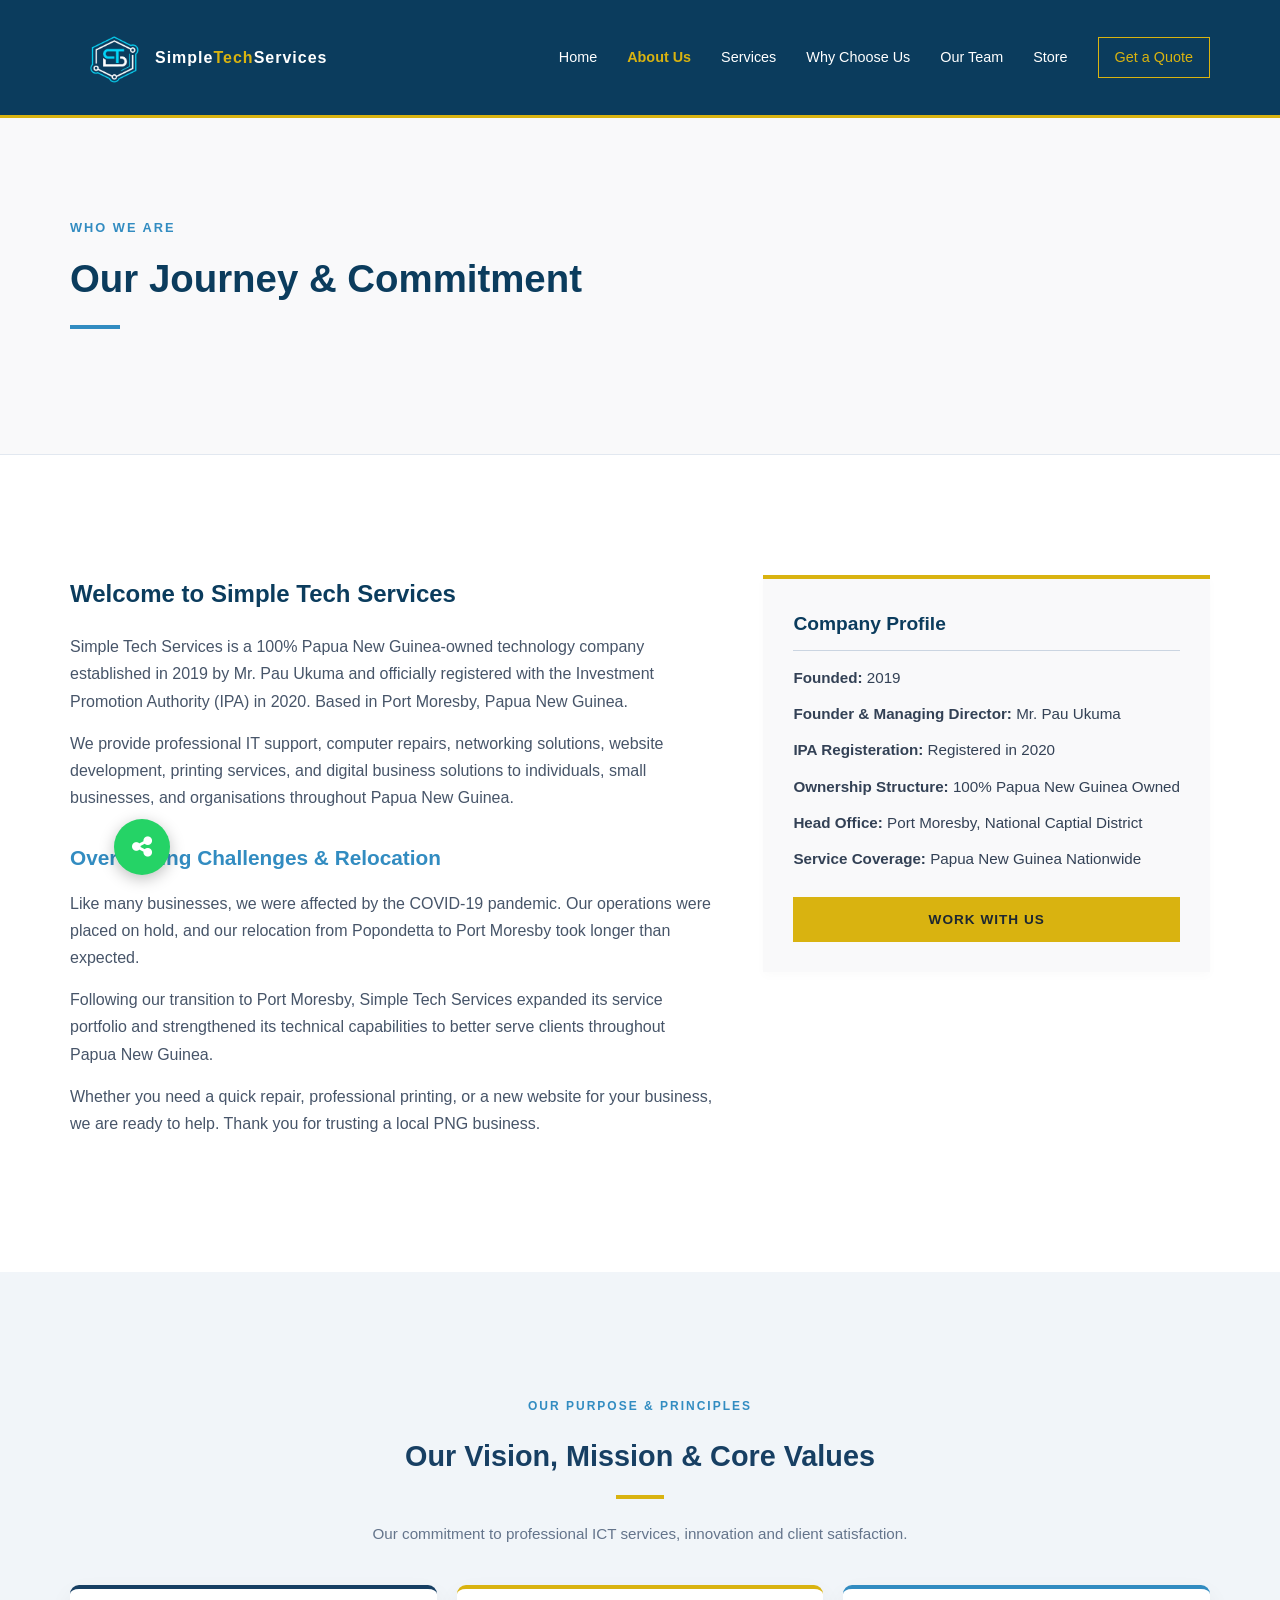
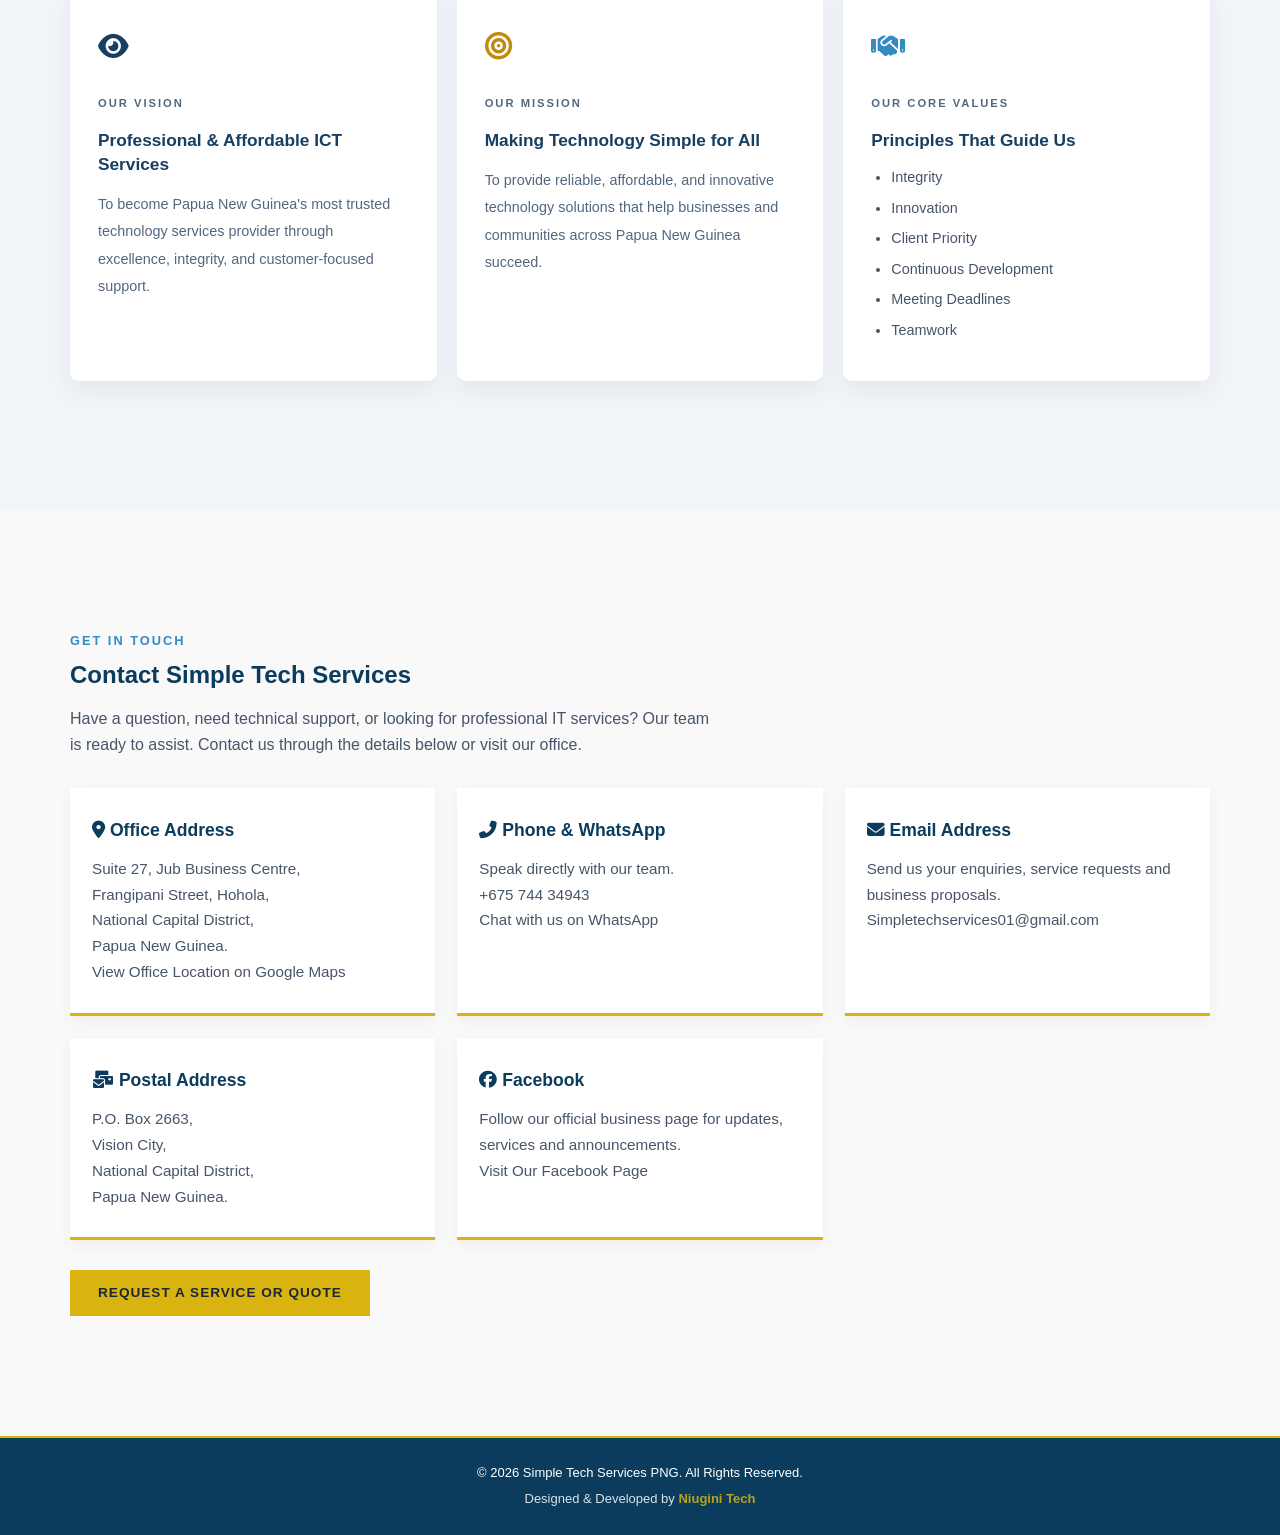
<file: sts/about-us.html>
<!DOCTYPE html>
<html lang="en">
<head>
    <meta charset="UTF-8">
    <meta name="viewport" content="width=device-width, initial-scale=1.0">

    <title>About Us | Simple Tech Services PNG</title>
    <meta name="description" content="Learn more about Simple Tech Services, a 100% Papua New Guinea-owned technology company established in 2019. Discover our journey, vision, mission and core values.">

    <link rel="stylesheet" href="style.css?v=1.6">
    <link rel="stylesheet" href="https://cdnjs.cloudflare.com/ajax/libs/font-awesome/6.7.2/css/all.min.css">

    <style>
        /* PAGE HEADER */
        .page-header-section {
            background-color: var(--light-bg);
            border-bottom: 1px solid #E2E8F0;
            padding: 40px 0;
        }

        .page-header-section h1 {
            font-size: 2.4rem;
            color: var(--primary-blue);
            margin-top: 10px;
        }

        /* COMPANY HISTORY */
        .detailed-about-container {
            display: flex;
            justify-content: space-between;
            align-items: flex-start;
            gap: 50px;
        }

        .narrative-text {
            flex: 1;
        }

        .narrative-text h2 {
            color: var(--primary-blue);
            margin-bottom: 20px;
        }

        .narrative-text h3 {
            color: var(--secondary-blue);
            margin: 30px 0 15px;
            font-size: 1.3rem;
        }

        .narrative-text p {
            margin-bottom: 15px;
            color: #475569;
            line-height: 1.7;
        }

        /* COMPANY PROFILE */
        .corporate-spec-card {
            background-color: var(--light-bg);
            padding: 30px;
            border-top: 4px solid var(--kumul-gold);
            min-width: 320px;
            box-shadow: 0 4px 10px rgba(0,0,0,0.02);
        }

        .corporate-spec-card h3 {
            color: var(--primary-blue);
            margin-bottom: 15px;
            font-size: 1.2rem;
            border-bottom: 1px solid #CBD5E1;
            padding-bottom: 10px;
        }

        .spec-list {
            list-style: none;
            padding: 0;
            margin: 0;
        }

        .spec-list li {
            margin-bottom: 12px;
            font-size: 0.95rem;
            color: #334155;
        }

        /* VISION, MISSION & CORE VALUES SECTION */
        .purpose-section {
            background: #F1F5F9;
            padding: 65px 0 70px;
        }

        .purpose-header {
            text-align: center;
            margin-bottom: 38px;
        }

        .purpose-eyebrow {
            display: block;
            color: #328CC1;
            font-size: 0.75rem;
            font-weight: 800;
            letter-spacing: 2px;
            margin-bottom: 17px;
        }

        .purpose-header h2 {
            color: #173F63;
            font-size: 1.8rem;
            font-weight: 800;
            margin-bottom: 16px;
        }

        .purpose-accent {
            width: 48px;
            height: 4px;
            background: #D9B310;
            margin: 0 auto 22px;
        }

        .purpose-header p {
            color: #64748B;
            font-size: 0.95rem;
            line-height: 1.7;
            margin: 0 auto;
            max-width: 750px;
        }

        .purpose-grid {
            display: grid;
            grid-template-columns: repeat(3, minmax(0, 1fr));
            gap: 20px;
            align-items: stretch;
        }

        .purpose-card {
            background: #FFFFFF;
            border-radius: 9px;
            padding: 36px 28px 30px;
            min-height: 335px;
            box-shadow: 0 10px 25px rgba(15, 23, 42, 0.06);
            border-top: 4px solid #173F63;
        }

        .purpose-card.mission-card {
            border-top-color: #D9B310;
        }

        .purpose-card.values-card {
            border-top-color: #328CC1;
        }

        .purpose-icon {
            font-size: 1.7rem;
            margin-bottom: 26px;
            color: #173F63;
        }

        .mission-card .purpose-icon {
            color: #C18A0B;
        }

        .values-card .purpose-icon {
            color: #328CC1;
        }

        .purpose-label {
            display: block;
            color: #52677E;
            font-size: 0.7rem;
            font-weight: 800;
            letter-spacing: 2px;
            margin-bottom: 15px;
        }

        .purpose-card h3 {
            color: #173F63;
            font-size: 1.08rem;
            font-weight: 800;
            line-height: 1.4;
            margin-bottom: 15px;
        }

        .purpose-card p {
            color: #52677E;
            font-size: 0.9rem;
            line-height: 1.9;
            margin: 0;
        }

        .purpose-values-list {
            padding-left: 19px;
            margin: 0;
            color: #52677E;
        }

        .purpose-values-list li {
            padding-left: 0;
            margin-bottom: 9px;
            font-size: 0.9rem;
            line-height: 1.5;
        }

        /* CONTACT SECTION */
        .about-contact-section {
            padding: 60px 0;
        }

        /* RESPONSIVE DESIGN */
        @media (max-width: 900px) {
            .purpose-grid {
                grid-template-columns: repeat(2, minmax(0, 1fr));
            }

            .purpose-card.values-card {
                grid-column: 1 / -1;
                min-height: auto;
            }
        }

        @media (max-width: 768px) {
            .detailed-about-container {
                flex-direction: column;
            }

            .corporate-spec-card {
                width: 100%;
                min-width: unset;
            }

            .purpose-section {
                padding: 50px 0;
            }

            .purpose-header h2 {
                font-size: 1.55rem;
            }

            .purpose-grid {
                grid-template-columns: 1fr;
            }

            .purpose-card.values-card {
                grid-column: auto;
            }

            .purpose-card {
                min-height: auto;
            }
        }

        @media (max-width: 480px) {
            .page-header-section h1 {
                font-size: 1.9rem;
            }

            .purpose-card {
                padding: 30px 24px;
            }
        }
    </style>
</head>

<body>

<!-- HEADER / UNIVERSAL NAVIGATION -->

<header class="navbar">
    <div class="container nav-container">

     <div class="logo">
    <a href="index.html" class="logo-link">
        <img src="sts-logo.png"
             alt="Simple Tech Services Logo"
             class="nav-logo-img">
    </a>

    <span>
        Simple<span class="text-gold">Tech</span>Services
    </span>
</div>

        <button class="mobile-menu-toggle"
                id="mobileMenuToggle"
                type="button"
                aria-label="Open navigation menu"
                aria-expanded="false"
                aria-controls="mainNav">
            <i class="fas fa-bars"></i>
        </button>

        <nav class="nav-links" id="mainNav">
            <a href="index.html">Home</a>
            <a href="about-us.html" class="active-link">About Us</a>
            <a href="services.html">Services</a>
            <a href="index.html#why-choose-us">Why Choose Us</a>
            <a href="testimonials.html">Our Team</a>
            <a href="shop.html">Store</a>
            <a href="index.html#contact" class="btn-nav">Get a Quote</a>
        </nav>

    </div>
</header>



<!-- PAGE HEADER -->
<section class="page-header-section">
    <div class="container">
        <span class="small-heading">WHO WE ARE</span>
        <h1>Our Journey & Commitment</h1>
        <div class="accent-line-left"></div>
    </div>
</section>


<!-- COMPANY HISTORY AND PROFILE -->
<section class="content-block-section"
         style="background-color:var(--white); padding:60px 0;">

    <div class="container detailed-about-container">

        <!-- COMPANY STORY -->
        <div class="narrative-text">

            <h2>Welcome to Simple Tech Services</h2>

            <p>
                Simple Tech Services is a 100% Papua New Guinea-owned
                technology company established in 2019 by Mr. Pau Ukuma
                and officially registered with the Investment Promotion
                Authority (IPA) in 2020. Based in Port Moresby, Papua New Guinea.
            </p>

            <p>
                We provide professional IT support, computer repairs, networking solutions,
				website development, printing services, and digital business solutions to individuals,
				small businesses, and organisations throughout Papua New Guinea.
            </p>

            <h3>Overcoming Challenges & Relocation</h3>

            <p>
                Like many businesses, we were affected by the COVID-19 pandemic. 
				Our operations were placed on hold, and our relocation from Popondetta 
				to Port Moresby took longer than expected.
            </p>

            <p>
                Following our transition to Port Moresby, Simple Tech Services expanded
				its service portfolio and strengthened its technical capabilities to better 
				serve clients throughout Papua New Guinea.
            </p>

            <p>
                Whether you need a quick repair, professional printing,
                or a new website for your business, we are ready to help.
                Thank you for trusting a local PNG business.
            </p>

        </div>


        <!-- COMPANY PROFILE -->
        <div class="corporate-spec-card">

            <h3>Company Profile</h3>

            <ul class="spec-list">
                <li><strong>Founded:</strong> 2019</li>
                <li><strong>Founder & Managing Director:</strong> Mr. Pau Ukuma</li>
                <li><strong>IPA Registeration:</strong> Registered in 2020</li>
                <li><strong>Ownership Structure:</strong> 100% Papua New Guinea Owned</li>
                <li><strong>Head Office:</strong> Port Moresby, National Captial District</li>
				 <li><strong>Service Coverage:</strong> Papua New Guinea Nationwide</li>
            </ul>

            <a href="index.html#contact"
               class="btn btn-primary btn-block"
               style="text-align:center; margin-top:25px;">
                Work With Us
            </a>

        </div>

    </div>
</section>


<!-- VISION, MISSION & CORE VALUES -->
<section class="purpose-section">

    <div class="container">

        <!-- SECTION HEADING -->
        <div class="purpose-header">

            <span class="purpose-eyebrow">
                OUR PURPOSE &amp; PRINCIPLES
            </span>

            <h2>Our Vision, Mission &amp; Core Values</h2>

            <div class="purpose-accent"></div>

            <p>
                Our commitment to professional ICT services,
                innovation and client satisfaction.
            </p>

        </div>


        <!-- THREE CORPORATE CARDS -->
        <div class="purpose-grid">

            <!-- VISION CARD -->
            <div class="purpose-card vision-card">

                <div class="purpose-icon">
                    <i class="fas fa-eye"></i>
                </div>

                <span class="purpose-label">OUR VISION</span>

                <h3>Professional &amp; Affordable ICT Services</h3>

                <p>
                    To become Papua New Guinea's most trusted technology
					services provider through excellence, integrity, and customer-focused support.
                </p>

            </div>


            <!-- MISSION CARD -->
            <div class="purpose-card mission-card">

                <div class="purpose-icon">
                    <i class="fas fa-bullseye"></i>
                </div>

                <span class="purpose-label">OUR MISSION</span>

                <h3>Making Technology Simple for All</h3>

                <p>
                    To provide reliable, affordable, 
					and innovative technology solutions that
					help businesses and communities across Papua New Guinea succeed.
                </p>

            </div>


            <!-- CORE VALUES CARD -->
            <div class="purpose-card values-card">

                <div class="purpose-icon">
                    <i class="fas fa-handshake"></i>
                </div>

                <span class="purpose-label">OUR CORE VALUES</span>

                <h3>Principles That Guide Us</h3>

                <ul class="purpose-values-list">
                    <li>Integrity</li>
                    <li>Innovation</li>
                    <li>Client Priority</li>
                    <li>Continuous Development</li>
                    <li>Meeting Deadlines</li>
                    <li>Teamwork</li>
                </ul>

            </div>

        </div>

    </div>

</section>


<!-- CONTACT US SECTION -->
<section class="about-contact-section">

    <div class="container">

        <span class="small-heading">GET IN TOUCH</span>

        <h2>Contact Simple Tech Services</h2>

        <p class="about-contact-intro">
            Have a question, need technical support, or looking for
            professional IT services? Our team is ready to assist.
            Contact us through the details below or visit our office.
        </p>


        <div class="about-contact-grid">

            <!-- OFFICE ADDRESS -->
            <div class="about-contact-card">

                <h3>
                    <i class="fas fa-map-marker-alt"></i>
                    Office Address
                </h3>

                <p>
                    Suite 27, Jub Business Centre,<br>
                    Frangipani Street, Hohola,<br>
                    National Capital District,<br>
                    Papua New Guinea.
                </p>

                <a href="https://www.google.com/maps/search/?api=1&query=Jub+Business+Centre+Frangipani+Street+Hohola+Port+Moresby"
                   target="_blank"
                   rel="noopener noreferrer">
                    View Office Location on Google Maps
                </a>

            </div>


            <!-- PHONE AND WHATSAPP -->
            <div class="about-contact-card">

                <h3>
                    <i class="fas fa-phone-alt"></i>
                    Phone &amp; WhatsApp
                </h3>

                <p>Speak directly with our team.</p>

                <a href="tel:+67574348744">
                    +675 744 34943
                </a>

                <br>

                <a href="https://wa.me/67574348744"
                   target="_blank"
                   rel="noopener noreferrer">
                    Chat with us on WhatsApp
                </a>

            </div>


            <!-- EMAIL -->
            <div class="about-contact-card">

                <h3>
                    <i class="fas fa-envelope"></i>
                    Email Address
                </h3>

                <p>
                    Send us your enquiries, service requests
                    and business proposals.
                </p>

                <a href="mailto:Simpletechservices01@gmail.com">
                    Simpletechservices01@gmail.com
                </a>

            </div>


            <!-- POSTAL ADDRESS -->
            <div class="about-contact-card">

                <h3>
                    <i class="fas fa-mail-bulk"></i>
                    Postal Address
                </h3>

                <p>
                    P.O. Box 2663,<br>
                    Vision City,<br>
                    National Capital District,<br>
                    Papua New Guinea.
                </p>

            </div>


            <!-- FACEBOOK -->
            <div class="about-contact-card">

                <h3>
                    <i class="fab fa-facebook"></i>
                    Facebook
                </h3>

                <p>
                    Follow our official business page for
                    updates, services and announcements.
                </p>

                <a href="https://www.facebook.com/people/Simple-Tech-Service/100063812241906/"
                   target="_blank"
                   rel="noopener noreferrer">
                    Visit Our Facebook Page
                </a>

            </div>

        </div>


        <!-- CONTACT CALL TO ACTION -->
        <div class="about-contact-cta">

            <a href="index.html#contact"
               class="btn btn-primary">
                Request a Service or Quote
            </a>

        </div>

    </div>

</section>


<!-- FOOTER -->
<footer class="main-footer">

    <div class="footer-bottom">

        <p>
            &copy; 2026 Simple Tech Services PNG. All Rights Reserved.
        </p>

        <p class="developer-credit">
            Designed &amp; Developed by
            <a href="https://niuginitech.vercel.app/" target="_blank" rel="noopener noreferrer">
                Niugini Tech
            </a>
        </p>

    </div>

</footer>


<!-- FLOATING SOCIAL MEDIA MENU -->
<div class="floating-social-menu">

    <div class="social-options" id="socialOptions">

        <!-- WHATSAPP -->
        <a href="https://wa.me/67574434943"
           class="social-link whatsapp-link"
           target="_blank"
           rel="noopener noreferrer"
           aria-label="WhatsApp">

            <i class="fab fa-whatsapp"></i>
            <span>WhatsApp</span>

        </a>


        <!-- FACEBOOK -->
        <a href="https://www.facebook.com/people/Simple-Tech-Service/100063812241906/"
           class="social-link facebook-link"
           target="_blank"
           rel="noopener noreferrer"
           aria-label="Facebook">

            <i class="fab fa-facebook-f"></i>
            <span>Facebook</span>

        </a>


        <!-- TIKTOK -->
        <a href="https://www.tiktok.com/@simple.tech62?_r=1&_t=ZS-9BA2haCKew6"
           class="social-link tiktok-link"
           target="_blank"
           rel="noopener noreferrer"
           aria-label="TikTok">

            <i class="fab fa-tiktok"></i>
            <span>TikTok</span>

        </a>

    </div>


    <button type="button"
            class="social-toggle"
            id="socialToggle"
            aria-label="Open social media links"
            aria-expanded="false">

        <i class="fas fa-share-alt"></i>

    </button>

</div>


<!-- WEBSITE JAVASCRIPT -->
<script src="js/script.js"></script>

	<Script>
		document.addEventListener("DOMContentLoaded", function () {
    const menuToggle = document.getElementById("mobileMenuToggle");
    const mainNav = document.getElementById("mainNav");

    if (!menuToggle || !mainNav) return;

    menuToggle.addEventListener("click", function () {
        const isOpen = mainNav.classList.toggle("active");

        menuToggle.setAttribute("aria-expanded", isOpen);
        menuToggle.setAttribute(
            "aria-label",
            isOpen ? "Close navigation menu" : "Open navigation menu"
        );

        menuToggle.innerHTML = isOpen
            ? '<i class="fas fa-times"></i>'
            : '<i class="fas fa-bars"></i>';
    });
});

	</Script>
	


</body>
</html>
</file>
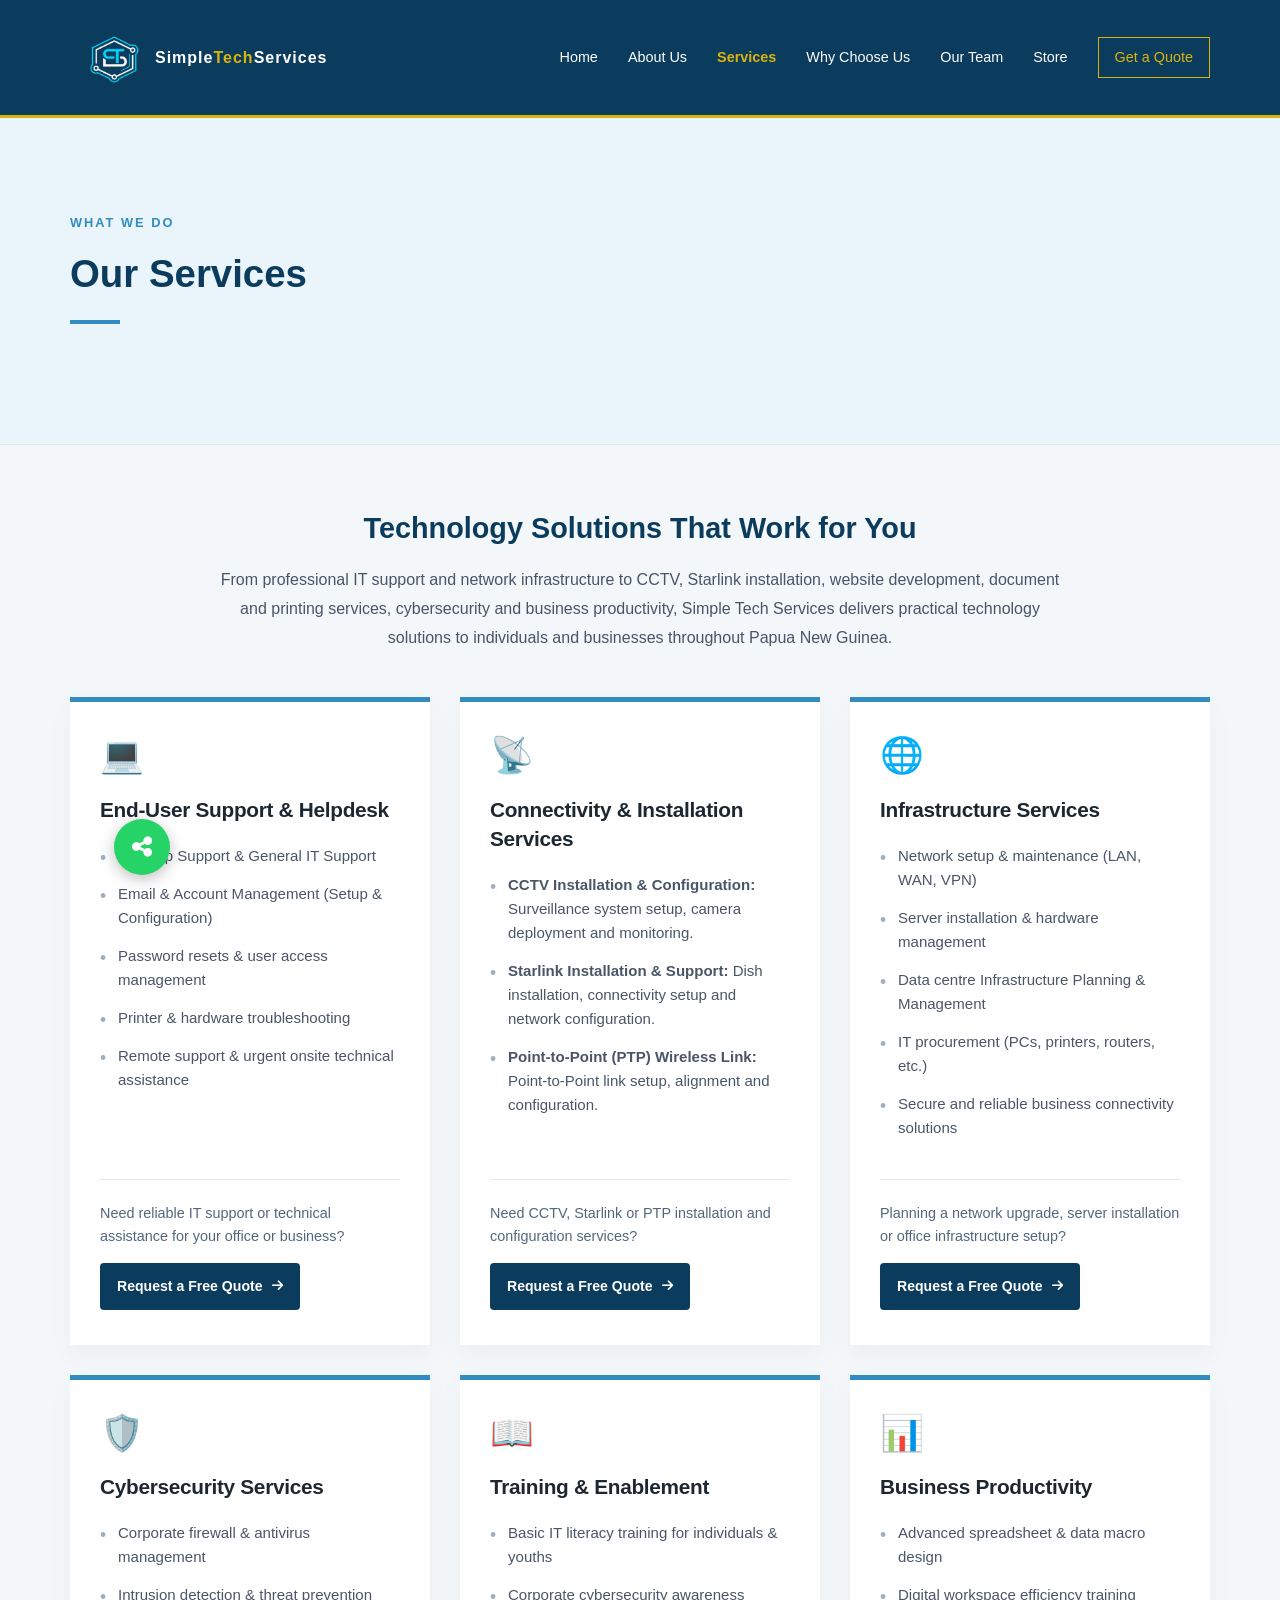
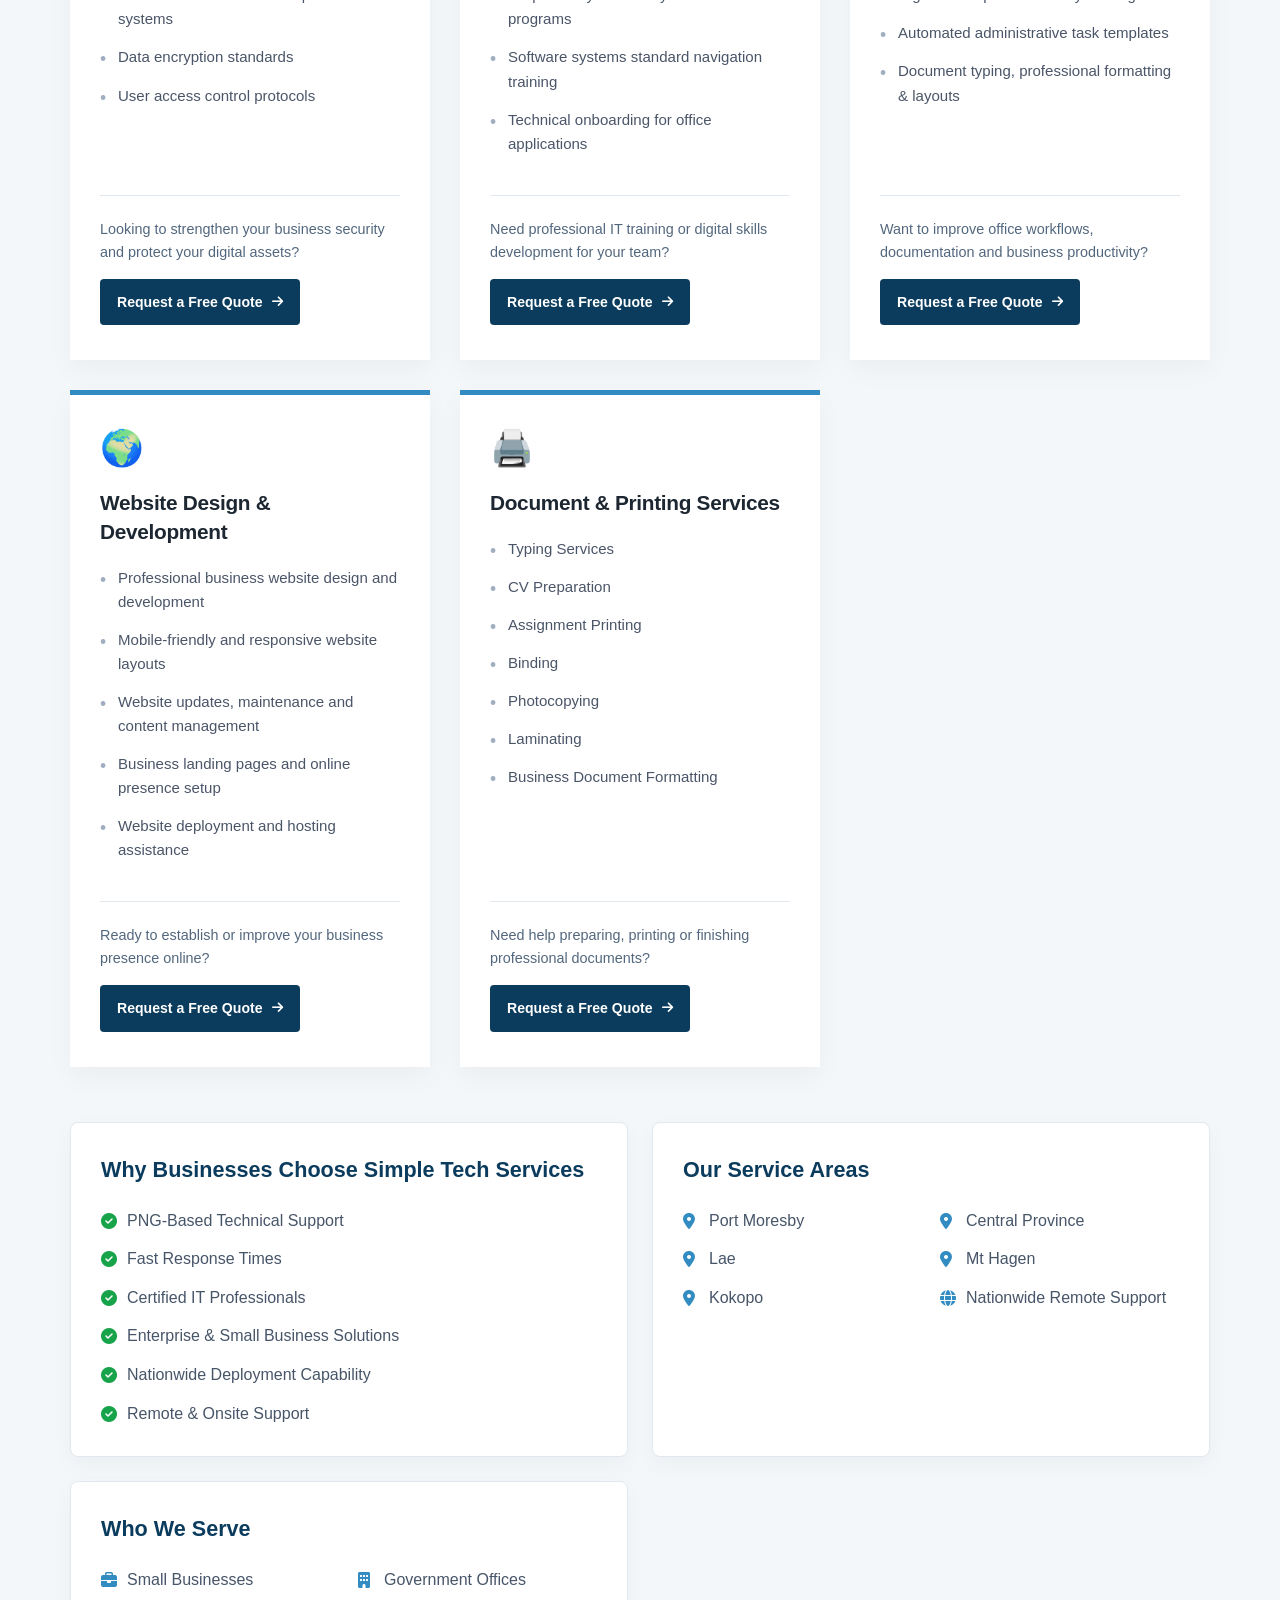
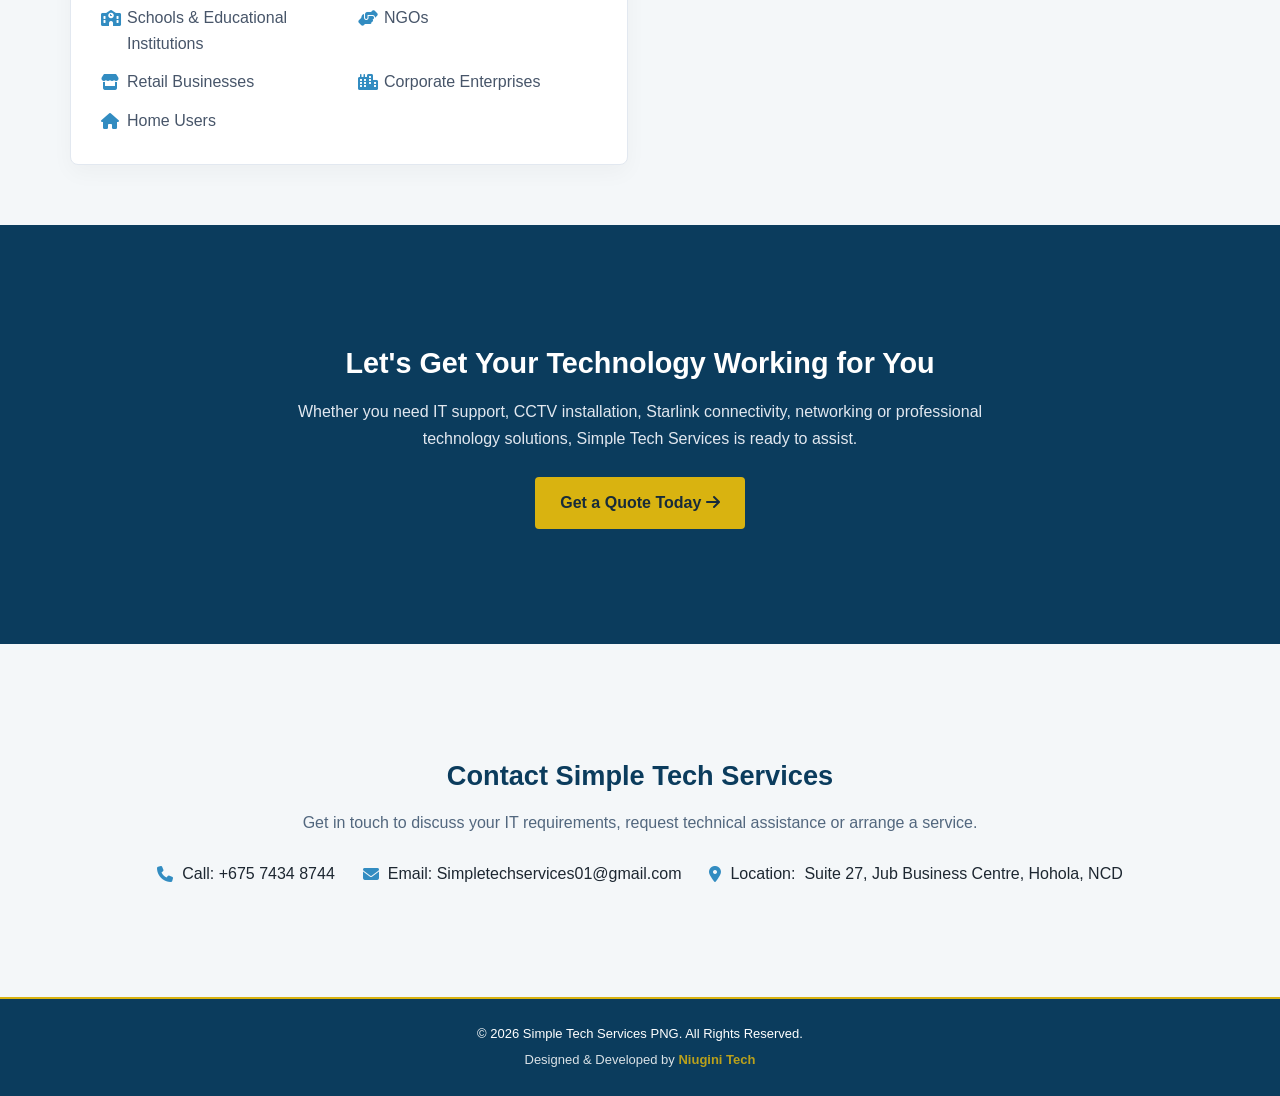
<file: sts/services.html>
<!DOCTYPE html>
<html lang="en">
<head>
    <meta charset="UTF-8">
    <meta name="viewport" content="width=device-width, initial-scale=1.0">

    <title>Our Services | Simple Tech Services PNG</title>

    <meta name="description" content="Explore Simple Tech Services PNG's IT support, CCTV installation, Starlink installation, PTP configuration, networking, cybersecurity, website design, document preparation, printing, training and business productivity services.">

    <link rel="stylesheet" href="style.css?v=1.7">
    <link rel="stylesheet" href="https://cdnjs.cloudflare.com/ajax/libs/font-awesome/6.7.2/css/all.min.css">

    <style>
        /* SERVICES PAGE */
        .services-page-bg {
            background-color: #f4f7f9;
            padding: 60px 0;
        }

        .services-intro {
            text-align: center;
            max-width: 850px;
            margin: 0 auto 45px;
        }

        .services-intro h2 {
            color: var(--primary-blue);
            font-size: 1.8rem;
            margin-bottom: 15px;
        }

        .services-intro p {
            font-size: 1rem;
            color: #475569;
            line-height: 1.8;
        }

        /* SERVICE GRID */
        .precise-services-grid {
            display: grid;
            grid-template-columns: repeat(3, minmax(0, 1fr));
            gap: 30px;
            align-items: stretch;
        }

        /* SERVICE CARD */
        .grid-service-card {
            background-color: var(--white, #ffffff);
            border-top: 5px solid var(--secondary-blue);
            padding: 35px 30px;
            box-shadow: 0 10px 25px rgba(0, 0, 0, 0.04);
            transition: transform 0.3s ease, box-shadow 0.3s ease;
            display: flex;
            flex-direction: column;
            min-width: 0;
            height: 100%;
        }

        .grid-service-card:hover {
            transform: translateY(-5px);
            box-shadow: 0 15px 35px rgba(0, 0, 0, 0.08);
        }

        .card-icon-container {
            font-size: 2.2rem;
            margin-bottom: 22px;
            line-height: 1;
            color: var(--secondary-blue);
        }

        .grid-service-card h3 {
            font-size: 1.3rem;
            color: var(--dark-charcoal);
            font-weight: 700;
            margin-bottom: 20px;
            letter-spacing: -0.3px;
            line-height: 1.4;
        }

        .image-styled-list {
            list-style: none;
            padding: 0;
            margin: 0 0 25px;
            flex-grow: 1;
        }

        .image-styled-list li {
            font-size: 0.94rem;
            color: #4a5568;
            margin-bottom: 14px;
            padding-left: 18px;
            position: relative;
            line-height: 1.6;
        }

        .image-styled-list li::before {
            content: "•";
            color: #a0aec0;
            position: absolute;
            left: 0;
            top: 0;
            font-size: 1.1rem;
        }

        /* SERVICE CALL TO ACTION */
        .service-cta {
            margin-top: auto;
            padding-top: 22px;
            border-top: 1px solid #E2E8F0;
        }

        .service-cta p {
            color: #52677E;
            font-size: 0.9rem;
            line-height: 1.6;
            margin-bottom: 15px;
        }

        .service-cta a {
            display: inline-flex;
            align-items: center;
            justify-content: center;
            gap: 9px;
            background-color: var(--primary-blue);
            color: #FFFFFF;
            text-decoration: none;
            font-size: 0.88rem;
            font-weight: 700;
            padding: 12px 17px;
            border-radius: 4px;
            transition: background 0.3s ease;
        }

        .service-cta a:hover {
            background-color: var(--secondary-blue);
        }

        .service-cta a i {
            font-size: 0.8rem;
        }

        /* GENERAL QUOTE SECTION */
        .services-final-cta {
            background-color: var(--primary-blue);
            padding: 55px 20px;
            text-align: center;
            color: #FFFFFF;
        }

        .services-final-cta h2 {
            font-size: 1.8rem;
            margin-bottom: 12px;
        }

        .services-final-cta p {
            color: #E2E8F0;
            max-width: 700px;
            margin: 0 auto 25px;
            line-height: 1.7;
        }

        .services-final-cta a {
            display: inline-block;
            background-color: var(--kumul-gold);
            color: #172B3A;
            text-decoration: none;
            padding: 13px 25px;
            font-weight: 800;
            border-radius: 4px;
            transition: opacity 0.3s ease;
        }

        .services-final-cta a:hover {
            opacity: 0.88;
        }

        /* BUSINESS EXPERIENCE, SERVICE AREAS AND CLIENT TYPES */
        .services-support-sections {
            display: grid;
            grid-template-columns: repeat(2, minmax(0, 1fr));
            gap: 24px;
            margin-top: 55px;
        }

        .services-info-card {
            background: #ffffff;
            border: 1px solid #e2e8f0;
            border-radius: 8px;
            padding: 30px;
            box-shadow: 0 8px 22px rgba(0, 0, 0, 0.035);
        }

        .services-info-card h2 {
            color: var(--primary-blue);
            font-size: 1.35rem;
            margin: 0 0 20px;
        }

        .services-check-list,
        .services-area-list,
        .services-client-list {
            list-style: none;
            padding: 0;
            margin: 0;
            display: grid;
            gap: 13px;
        }

        .services-check-list li,
        .services-area-list li,
        .services-client-list li {
            color: #475569;
            line-height: 1.6;
            display: flex;
            align-items: flex-start;
            gap: 10px;
        }

        .services-check-list li i {
            color: #16a34a;
            margin-top: 5px;
        }

        .services-area-list,
        .services-client-list {
            grid-template-columns: repeat(2, minmax(0, 1fr));
            column-gap: 18px;
        }

        .services-area-list li i,
        .services-client-list li i {
            color: var(--secondary-blue);
            margin-top: 5px;
            width: 16px;
            flex: 0 0 16px;
        }

        .services-contact-section {
            background: #f4f7f9;
            padding: 50px 20px;
            text-align: center;
        }

        .services-contact-section h2 {
            color: var(--primary-blue);
            font-size: 1.7rem;
            margin: 0 0 12px;
        }

        .services-contact-section > .container > p {
            color: #52677e;
            margin: 0 auto 25px;
            line-height: 1.7;
        }

        .services-contact-details {
            display: flex;
            justify-content: center;
            flex-wrap: wrap;
            gap: 14px 28px;
            margin: 0 auto;
        }

        .services-contact-details a,
        .services-contact-details span {
            color: var(--dark-charcoal);
            text-decoration: none;
            display: inline-flex;
            align-items: center;
            gap: 9px;
            line-height: 1.6;
        }

        .services-contact-details i {
            color: var(--secondary-blue);
        }

        .services-contact-details a:hover {
            color: var(--secondary-blue);
        }

        /* RESPONSIVE */
        @media (max-width: 1024px) {
            .precise-services-grid {
                grid-template-columns: repeat(2, minmax(0, 1fr));
            }
        }

        @media (max-width: 768px) {
            .precise-services-grid {
                grid-template-columns: 1fr;
            }

            .grid-service-card {
                padding: 32px 25px;
            }

            .services-intro h2,
            .services-final-cta h2 {
                font-size: 1.5rem;
            }

            .services-final-cta {
                padding: 45px 20px;
            }

            .services-support-sections {
                grid-template-columns: 1fr;
                margin-top: 40px;
            }

            .services-info-card {
                padding: 25px 22px;
            }

            .services-area-list,
            .services-client-list {
                grid-template-columns: 1fr;
            }

            .services-contact-details {
                flex-direction: column;
                align-items: center;
            }
        }
    </style>
</head>

<body>

<!-- HEADER / NAVIGATION -->

<header class="navbar">
    <div class="container nav-container">

<div class="logo">
    <a href="index.html" class="logo-link">
        <img src="sts-logo.png"
             alt="Simple Tech Services Logo"
             class="nav-logo-img">
    </a>

    <span>
        Simple<span class="text-gold">Tech</span>Services
    </span>
</div>

        <button class="mobile-menu-toggle"
                id="mobileMenuToggle"
                type="button"
                aria-label="Open navigation menu"
                aria-expanded="false"
                aria-controls="mainNav">
            <i class="fas fa-bars"></i>
        </button>

        <nav class="nav-links" id="mainNav">
            <a href="index.html" >Home</a>
            <a href="about-us.html">About Us</a>
            <a href="services.html" class="active-link">Services</a>
            <a href="index.html#why-choose-us">Why Choose Us</a>
            <a href="testimonials.html">Our Team</a>
            <a href="shop.html">Store</a>
            <a href="index.html#contact" class="btn-nav">Get a Quote</a>
        </nav>

    </div>
</header>



<!-- PAGE HEADER -->
<section class="page-header-section"
         style="background-color:#eaf4fb; border-bottom:1px solid #E2E8F0; padding:35px 0;">

    <div class="container">

        <span class="small-heading">WHAT WE DO</span>

        <h1 style="font-size:2.4rem; color:var(--primary-blue); margin-top:10px;">
            Our Services
        </h1>

        <div class="accent-line-left"></div>

    </div>

</section>


<!-- MAIN SERVICES SECTION -->
<section class="services-page-bg">

    <div class="container" style="padding:0; width:90%;">

        <!-- INTRODUCTION -->
        <div class="services-intro">

            <h2>Technology Solutions That Work for You</h2>

            <p>
                From professional IT support and network infrastructure
                to CCTV, Starlink installation, website development, document and printing
                services, cybersecurity and business productivity, Simple Tech Services delivers practical
                technology solutions to individuals and businesses
                throughout Papua New Guinea.
            </p>

        </div>


        <!-- SERVICES GRID -->
        <div class="precise-services-grid">


            <!-- 1. END-USER SUPPORT -->
            <div class="grid-service-card">

                <div class="card-icon-container">💻</div>

                <h3>End-User Support &amp; Helpdesk</h3>

                <ul class="image-styled-list">
                    <li>Desktop Support &amp; General IT Support</li>
                    <li>Email &amp; Account Management (Setup &amp; Configuration)</li>
                    <li>Password resets &amp; user access management</li>
                    <li>Printer &amp;  hardware troubleshooting</li>
                    <li>Remote support &amp; urgent onsite technical assistance</li>
                </ul>

                <div class="service-cta">

                    <p>
                        Need reliable IT support or technical assistance
                        for your office or business?
                    </p>

                    <a href="index.html#contact">
                        Request a Free Quote
                        <i class="fas fa-arrow-right"></i>
                    </a>

                </div>

            </div>


            <!-- 2. CONNECTIVITY & INSTALLATION -->
            <div class="grid-service-card">

                <div class="card-icon-container">📡</div>

                <h3>Connectivity &amp; Installation Services</h3>

                <ul class="image-styled-list">
                    <li>
                        <strong>CCTV Installation &amp; Configuration:</strong>
                        Surveillance system setup, camera deployment and monitoring.
                    </li>

                    <li>
                        <strong>Starlink Installation &amp; Support:</strong>
                        Dish installation, connectivity setup and network configuration.
                    </li>

                    <li>
                        <strong>Point-to-Point (PTP) Wireless Link:</strong>
                        Point-to-Point link setup, alignment and configuration.
                    </li>
                </ul>

                <div class="service-cta">

                    <p>
                        Need CCTV, Starlink or PTP installation
                        and configuration services?
                    </p>

                    <a href="index.html#contact">
                        Request a Free Quote
                        <i class="fas fa-arrow-right"></i>
                    </a>

                </div>

            </div>


            <!-- 3. INFRASTRUCTURE SERVICES -->
            <div class="grid-service-card">

                <div class="card-icon-container">🌐</div>

                <h3>Infrastructure Services</h3>

                <ul class="image-styled-list">
                    <li>Network setup &amp; maintenance (LAN, WAN, VPN)</li>
                    <li>Server installation &amp; hardware management</li>
                    <li>Data centre Infrastructure Planning &amp; Management</li>
                    <li>IT procurement (PCs, printers, routers, etc.)</li>
                    <li>Secure and reliable business connectivity solutions</li>
                </ul>

                <div class="service-cta">

                    <p>
                        Planning a network upgrade, server installation
                        or office infrastructure setup?
                    </p>

                    <a href="index.html#contact">
                        Request a Free Quote
                        <i class="fas fa-arrow-right"></i>
                    </a>

                </div>

            </div>


            <!-- 4. CYBERSECURITY SERVICES -->
            <div class="grid-service-card">

                <div class="card-icon-container">🛡️</div>

                <h3>Cybersecurity Services</h3>

                <ul class="image-styled-list">
                    <li>Corporate firewall &amp; antivirus management</li>
                    <li>Intrusion detection &amp; threat prevention systems</li>
                    <li>Data encryption standards</li>
                    <li>User access control protocols</li>
                </ul>

                <div class="service-cta">

                    <p>
                        Looking to strengthen your business security
                        and protect your digital assets?
                    </p>

                    <a href="index.html#contact">
                        Request a Free Quote
                        <i class="fas fa-arrow-right"></i>
                    </a>

                </div>

            </div>


            <!-- 5. TRAINING & ENABLEMENT -->
            <div class="grid-service-card">

                <div class="card-icon-container">📖</div>

                <h3>Training &amp; Enablement</h3>

                <ul class="image-styled-list">
                    <li>Basic IT literacy training for individuals &amp; youths</li>
                    <li>Corporate cybersecurity awareness programs</li>
                    <li>Software systems standard navigation training</li>
                    <li>Technical onboarding for office applications</li>
                </ul>

                <div class="service-cta">

                    <p>
                        Need professional IT training or digital skills
                        development for your team?
                    </p>

                    <a href="index.html#contact">
                        Request a Free Quote
                        <i class="fas fa-arrow-right"></i>
                    </a>

                </div>

            </div>


            <!-- 6. BUSINESS PRODUCTIVITY -->
            <div class="grid-service-card">

                <div class="card-icon-container">📊</div>

                <h3>Business Productivity</h3>

                <ul class="image-styled-list">
                    <li>Advanced spreadsheet &amp; data macro design</li>
                    <li>Digital workspace efficiency training</li>
                    <li>Automated administrative task templates</li>
                    <li>Document typing, professional formatting &amp; layouts</li>
                </ul>

                <div class="service-cta">

                    <p>
                        Want to improve office workflows, documentation
                        and business productivity?
                    </p>

                    <a href="index.html#contact">
                        Request a Free Quote
                        <i class="fas fa-arrow-right"></i>
                    </a>

                </div>

            </div>


            <!-- 7. WEBSITE DESIGN & DEVELOPMENT -->
            <div class="grid-service-card">

                <div class="card-icon-container">🌍</div>

                <h3>Website Design &amp; Development</h3>

                <ul class="image-styled-list">
                    <li>Professional business website design and development</li>
                    <li>Mobile-friendly and responsive website layouts</li>
                    <li>Website updates, maintenance and content management</li>
                    <li>Business landing pages and online presence setup</li>
                    <li>Website deployment and hosting assistance</li>
                </ul>

                <div class="service-cta">

                    <p>
                        Ready to establish or improve your business
                        presence online?
                    </p>

                    <a href="index.html#contact">
                        Request a Free Quote
                        <i class="fas fa-arrow-right"></i>
                    </a>

                </div>

            </div>


            <!-- 8. DOCUMENT & PRINTING SERVICES -->
            <div class="grid-service-card">

                <div class="card-icon-container">🖨️</div>

                <h3>Document &amp; Printing Services</h3>

                <ul class="image-styled-list">
                    <li>Typing Services</li>
                    <li>CV Preparation</li>
                    <li>Assignment Printing</li>
                    <li>Binding</li>
                    <li>Photocopying</li>
                    <li>Laminating</li>
                    <li>Business Document Formatting</li>
                </ul>

                <div class="service-cta">

                    <p>
                        Need help preparing, printing or finishing
                        professional documents?
                    </p>

                    <a href="index.html#contact">
                        Request a Free Quote
                        <i class="fas fa-arrow-right"></i>
                    </a>

                </div>

            </div>

        </div>


        <!-- BUSINESS EXPERIENCE, SERVICE AREAS AND CLIENT TYPES -->
        <div class="services-support-sections">

            <div class="services-info-card">
                <h2>Why Businesses Choose Simple Tech Services</h2>
                <ul class="services-check-list">
                    <li><i class="fas fa-check-circle"></i> PNG-Based Technical Support</li>
                    <li><i class="fas fa-check-circle"></i> Fast Response Times</li>
                    <li><i class="fas fa-check-circle"></i> Certified IT Professionals</li>
                    <li><i class="fas fa-check-circle"></i> Enterprise &amp; Small Business Solutions</li>
                    <li><i class="fas fa-check-circle"></i> Nationwide Deployment Capability</li>
                    <li><i class="fas fa-check-circle"></i> Remote &amp; Onsite Support</li>
                </ul>
            </div>

            <div class="services-info-card">
                <h2>Our Service Areas</h2>
                <ul class="services-area-list">
                    <li><i class="fas fa-location-dot"></i> Port Moresby</li>
                    <li><i class="fas fa-location-dot"></i> Central Province</li>
                    <li><i class="fas fa-location-dot"></i> Lae</li>
                    <li><i class="fas fa-location-dot"></i> Mt Hagen</li>
                    <li><i class="fas fa-location-dot"></i> Kokopo</li>
                    <li><i class="fas fa-globe"></i> Nationwide Remote Support</li>
                </ul>
            </div>

            <div class="services-info-card">
                <h2>Who We Serve</h2>
                <ul class="services-client-list">
                    <li><i class="fas fa-briefcase"></i> Small Businesses</li>
                    <li><i class="fas fa-building"></i> Government Offices</li>
                    <li><i class="fas fa-school"></i> Schools &amp; Educational Institutions</li>
                    <li><i class="fas fa-hands-helping"></i> NGOs</li>
                    <li><i class="fas fa-store"></i> Retail Businesses</li>
                    <li><i class="fas fa-city"></i> Corporate Enterprises</li>
                    <li><i class="fas fa-house"></i> Home Users</li>
                </ul>
            </div>

        </div>


    </div>

</section>


<!-- FINAL CALL TO ACTION -->
<section class="services-final-cta">

    <div class="container">

        <h2>Let's Get Your Technology Working for You</h2>

        <p>
            Whether you need IT support, CCTV installation,
            Starlink connectivity, networking or professional
            technology solutions, Simple Tech Services is ready
            to assist.
        </p>

        <a href="index.html#contact">
            Get a Quote Today
            <i class="fas fa-arrow-right"></i>
        </a>

    </div>

</section>


<!-- SERVICES PAGE CONTACT INFORMATION -->
<section class="services-contact-section">
    <div class="container">
        <h2>Contact Simple Tech Services</h2>
        <p>Get in touch to discuss your IT requirements, request technical assistance or arrange a service.</p>

        <div class="services-contact-details">
            <a href="tel:+67574348744">
                <i class="fas fa-phone"></i>
                Call: +675 7434 8744
            </a>

            <a href="mailto:Simpletechservices01@gmail.com">
                <i class="fas fa-envelope"></i>
                Email: Simpletechservices01@gmail.com
            </a>

           <span>
				<i class="fas fa-location-dot"></i>
				Location:
				<a href="https://www.google.com/maps/search/?api=1&query=Suite+27%2C+Jub+Business+Centre%2C+Hohola%2C+NCD%2C+Papua+New+Guinea"
				   target="_blank"
				   rel="noopener noreferrer">
					Suite 27, Jub Business Centre, Hohola, NCD
				</a>
         </span>
        </div>
    </div>
</section>


<!-- FOOTER -->
<footer class="main-footer">

    <div class="footer-bottom">

        <p>
            &copy; 2026 Simple Tech Services PNG. All Rights Reserved.
        </p>

        <p class="developer-credit">
            Designed &amp; Developed by
            <a href="https://niuginitech.vercel.app/" target="_blank" rel="noopener noreferrer">
                Niugini Tech
            </a>
        </p>

    </div>

</footer>


<!-- FLOATING SOCIAL MEDIA MENU -->
<div class="floating-social-menu">

    <div class="social-options" id="socialOptions">

        <!-- WHATSAPP -->
        <a href="https://wa.me/67574434943"
           class="social-link whatsapp-link"
           target="_blank"
           rel="noopener noreferrer"
           aria-label="WhatsApp">

            <i class="fab fa-whatsapp"></i>
            <span>WhatsApp</span>

        </a>

        <!-- FACEBOOK -->
        <a href="https://www.facebook.com/people/Simple-Tech-Service/100063812241906/"
           class="social-link facebook-link"
           target="_blank"
           rel="noopener noreferrer"
           aria-label="Facebook">

            <i class="fab fa-facebook-f"></i>
            <span>Facebook</span>

        </a>

        <!-- TIKTOK -->
        <a href="https://www.tiktok.com/@simple.tech62?_r=1&_t=ZS-9BA2haCKew6"
           class="social-link tiktok-link"
           target="_blank"
           rel="noopener noreferrer"
           aria-label="TikTok">

            <i class="fab fa-tiktok"></i>
            <span>TikTok</span>

        </a>

    </div>

    <!-- FLOATING TOGGLE BUTTON -->
    <button type="button"
            class="social-toggle"
            id="socialToggle"
            aria-label="Open social media links"
            aria-expanded="false">

        <i class="fas fa-share-alt"></i>

    </button>

</div>


<!-- WEBSITE JAVASCRIPT -->
<script src="js/script.js"></script>

	<script>
document.addEventListener("DOMContentLoaded", function () {
    const menuToggle = document.getElementById("mobileMenuToggle");
    const mainNav = document.getElementById("mainNav");

    if (!menuToggle || !mainNav) return;

    menuToggle.addEventListener("click", function () {
        const isOpen = mainNav.classList.toggle("active");

        menuToggle.setAttribute("aria-expanded", isOpen);
        menuToggle.setAttribute(
            "aria-label",
            isOpen ? "Close navigation menu" : "Open navigation menu"
        );

        menuToggle.innerHTML = isOpen
            ? '<i class="fas fa-times"></i>'
            : '<i class="fas fa-bars"></i>';
    });
});
</script>

</body>
</html>
</file>
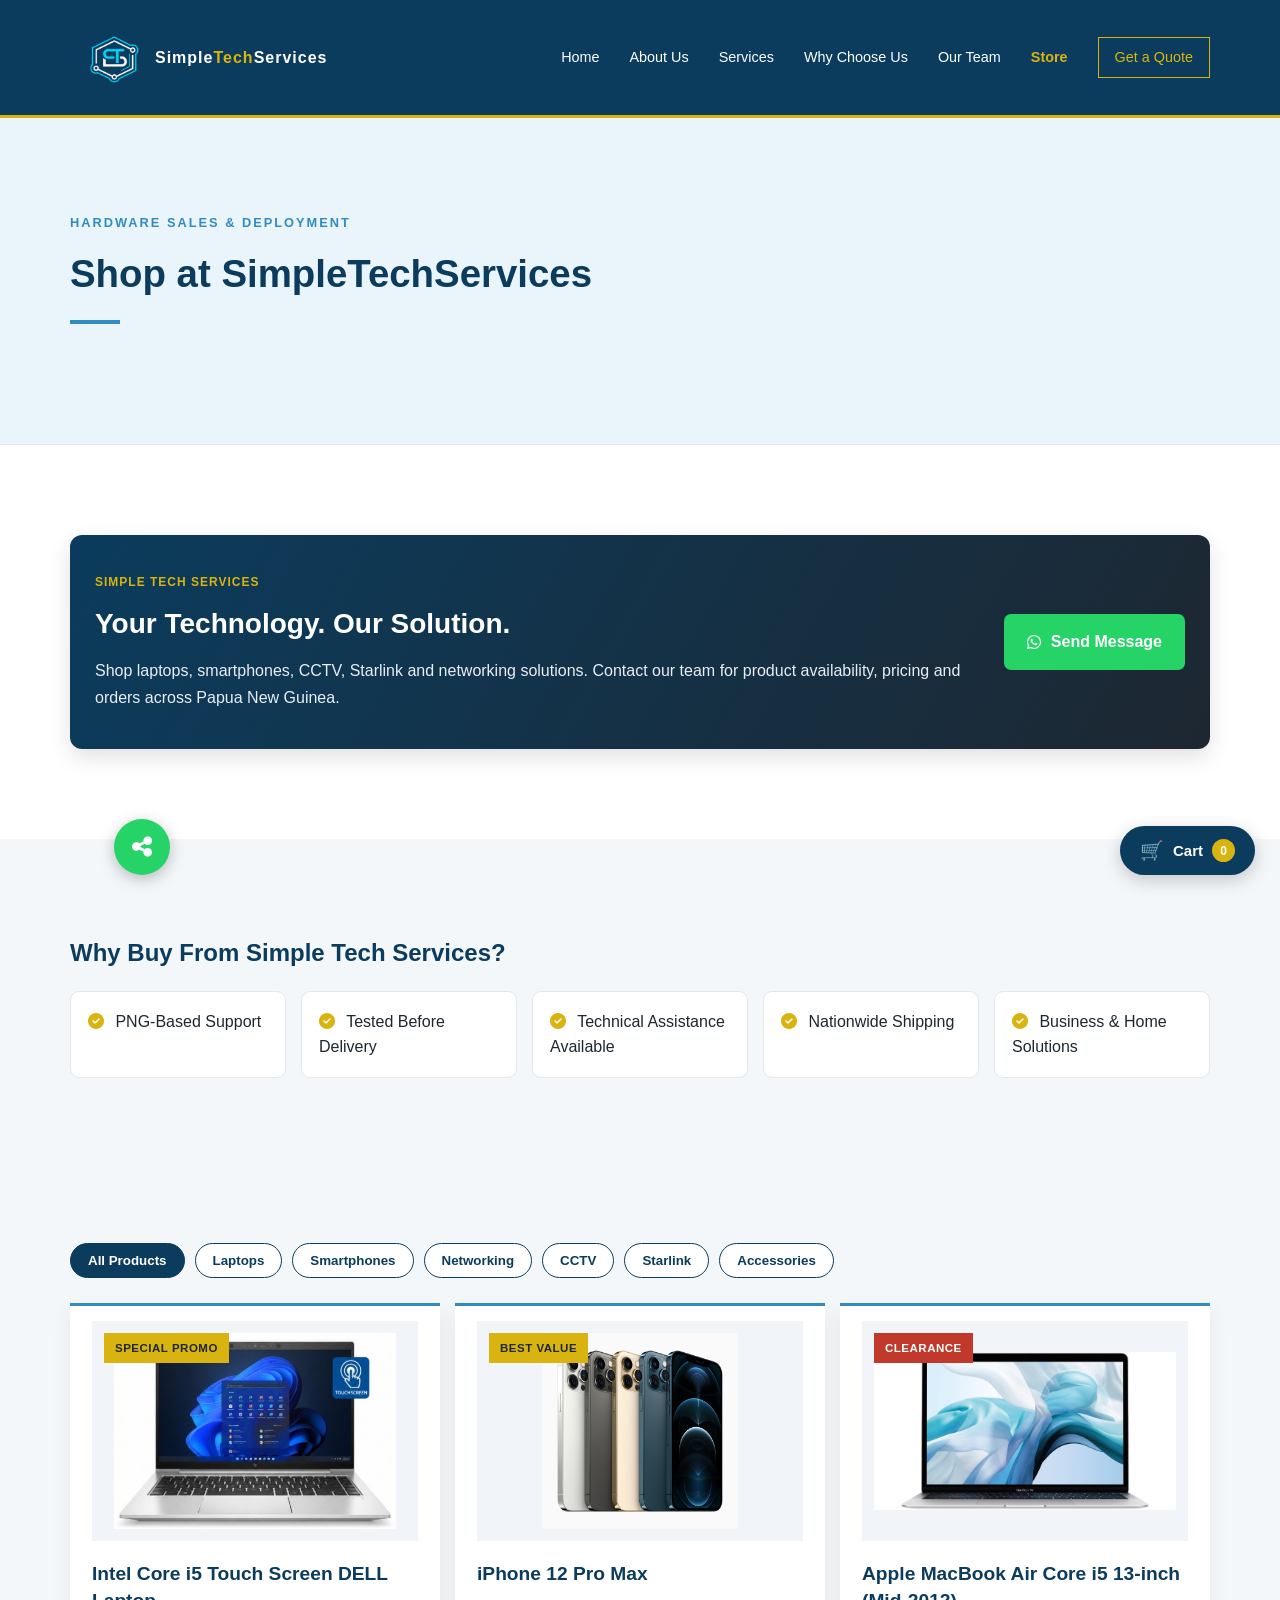
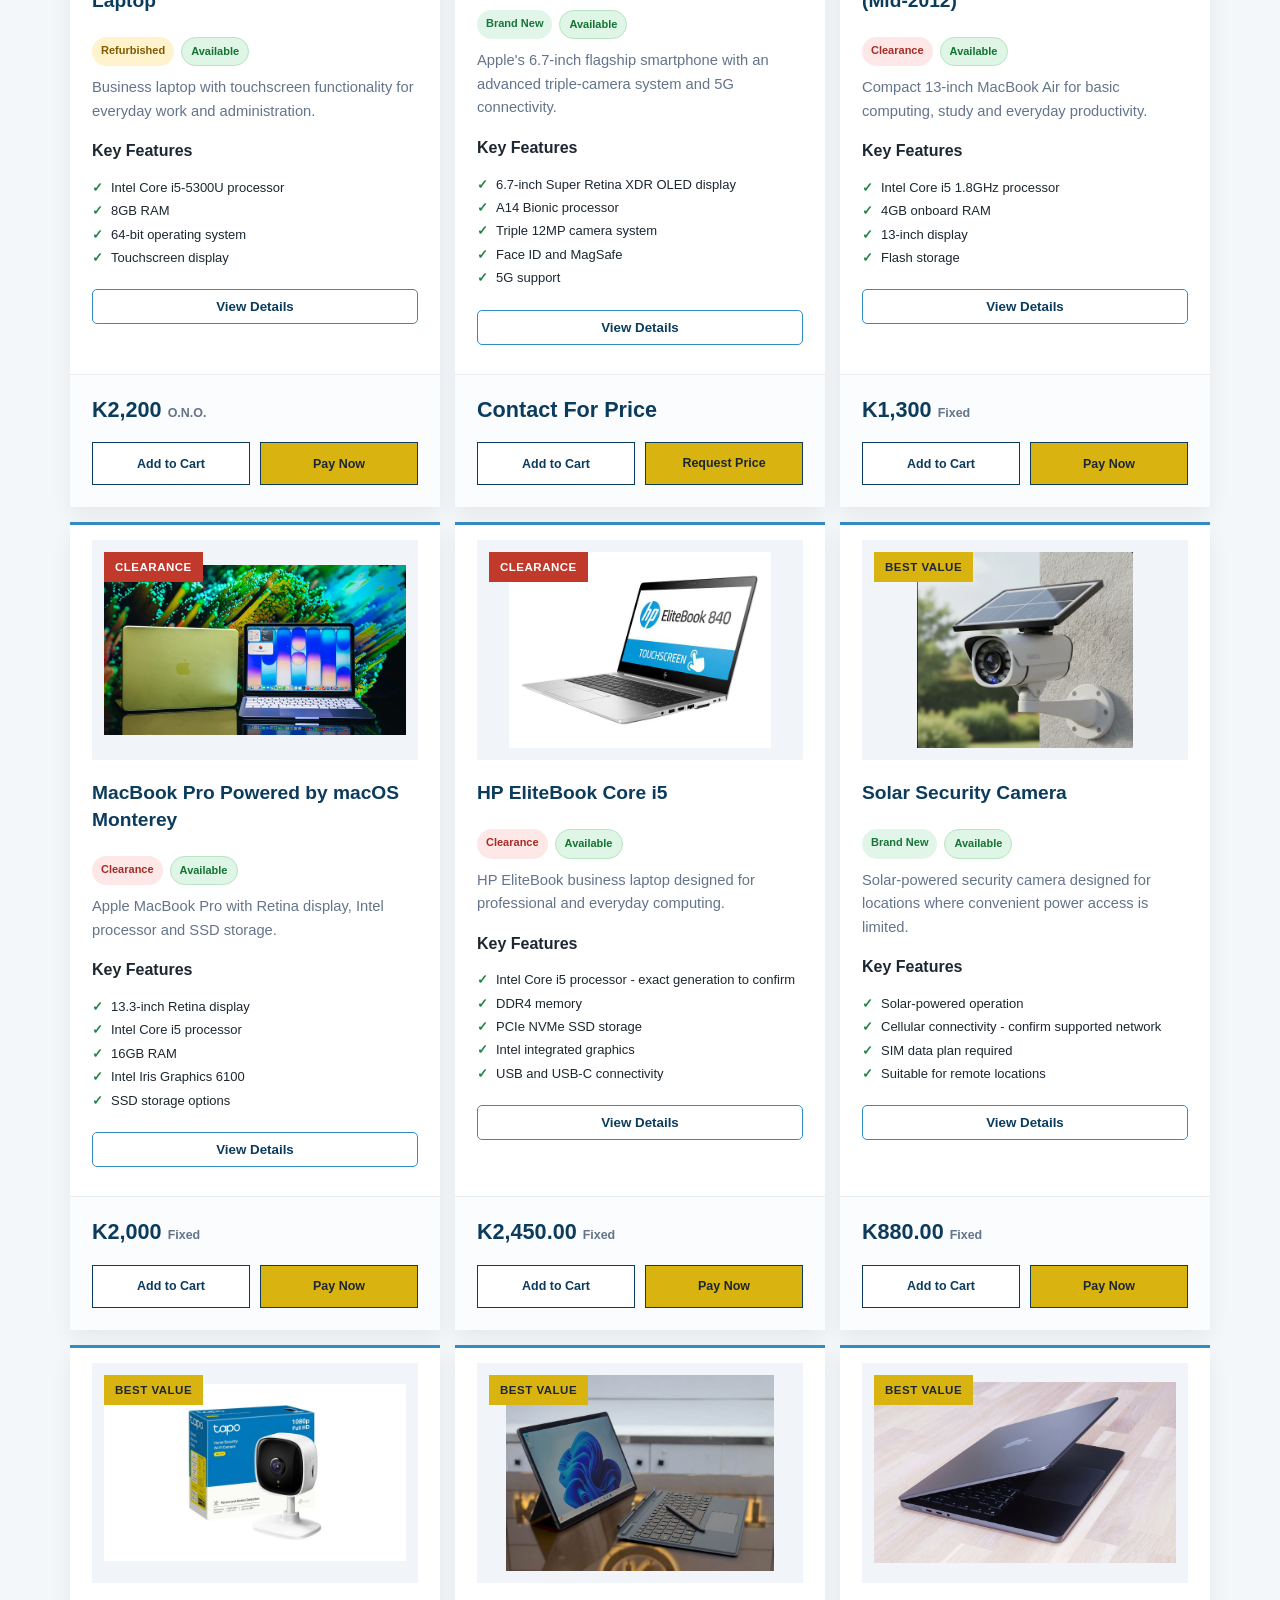
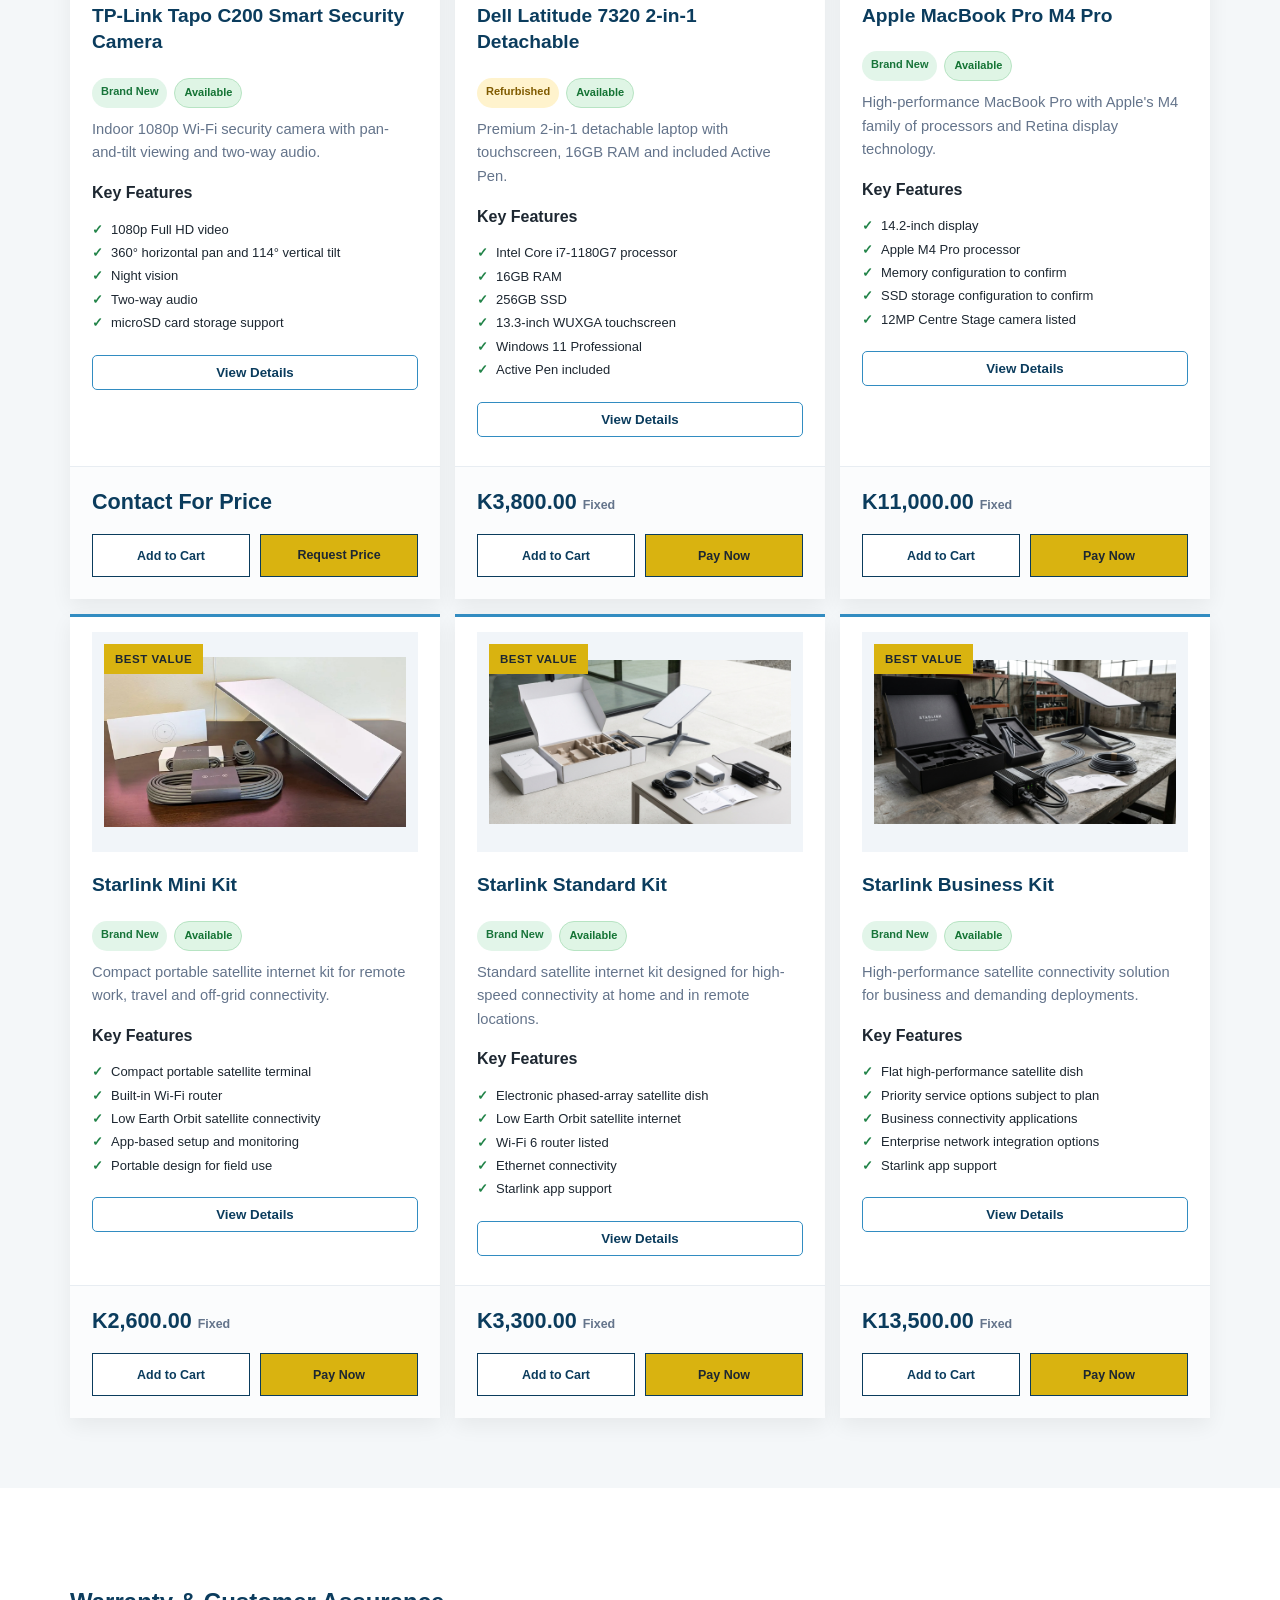
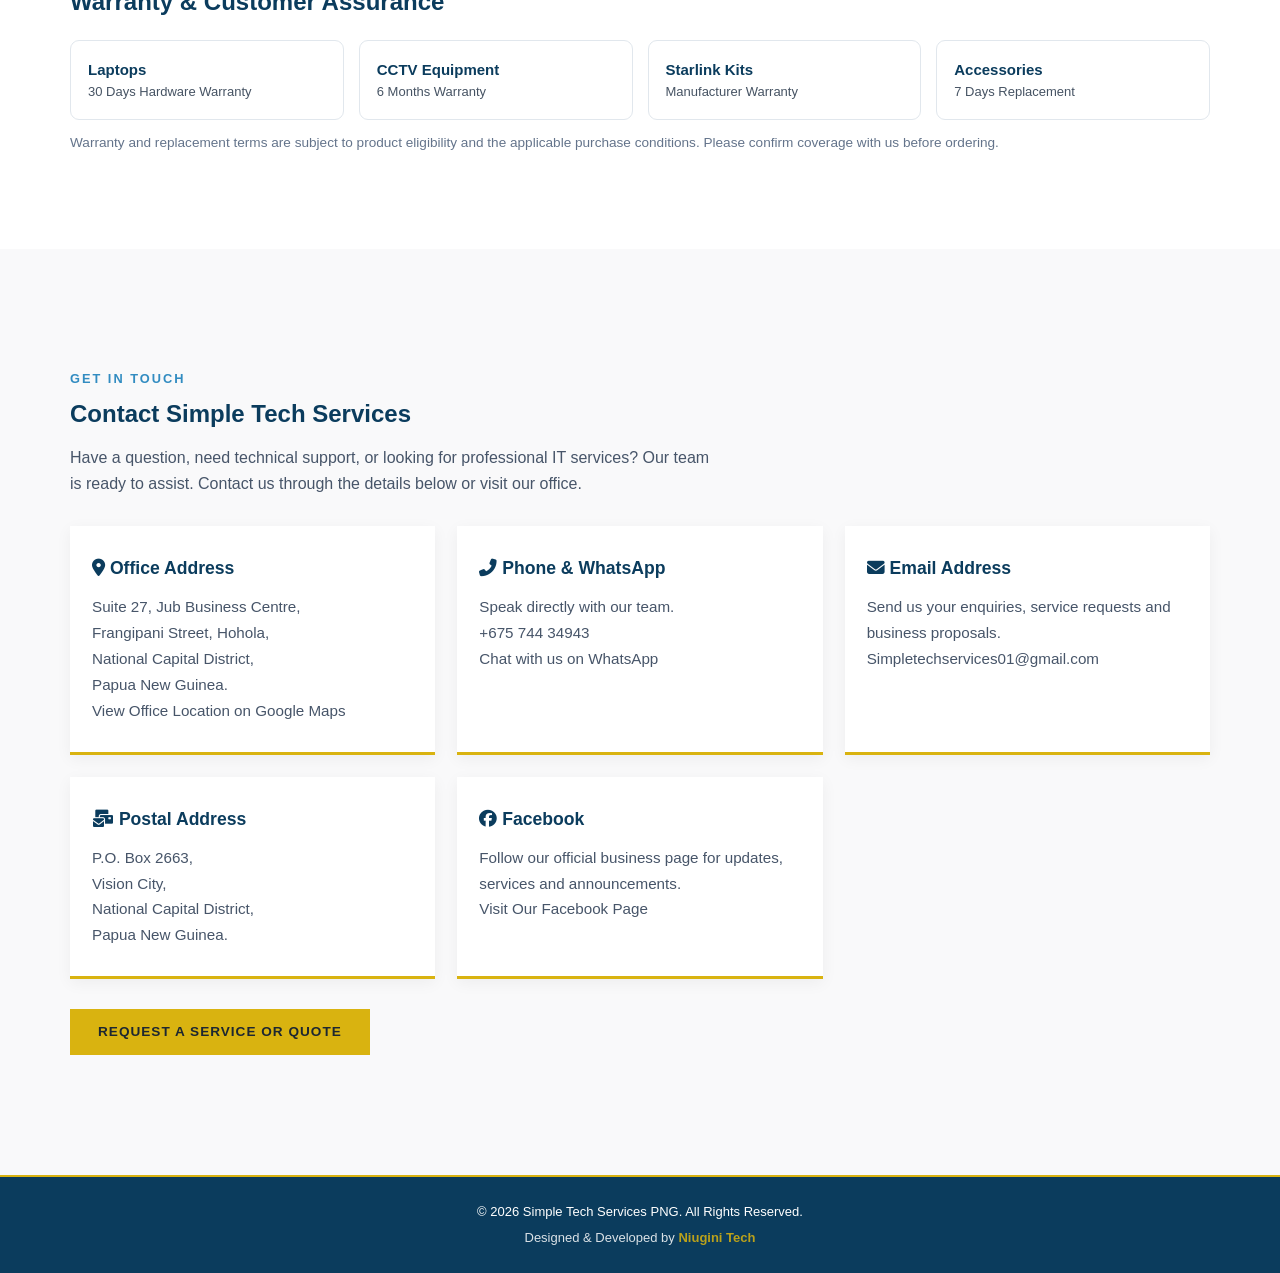
<file: sts/shop.html>
<!DOCTYPE html>
<html lang="en">
<head>
    <meta charset="UTF-8">
    <meta name="viewport" content="width=device-width, initial-scale=1.0">
    <title>Hardware Shop | Simple Tech Services PNG</title>
    <meta name="description" content="Browse laptops, smartphones, networking equipment, CCTV and Starlink products at Simple Tech Services PNG, Port Moresby.">

    <link rel="stylesheet" href="style.css?v=1.7">
    <link rel="stylesheet" href="https://cdnjs.cloudflare.com/ajax/libs/font-awesome/6.7.2/css/all.min.css">

    <style>
        /* Store improvements */
        .shop-trust {
            padding: 35px 0;
            background: #f4f7fa;
        }

        .shop-trust h2,
        .shop-warranty h2 {
            color: #0B3C5D;
            margin-bottom: 18px;
        }

        .trust-grid,
        .warranty-grid {
            display: grid;
            grid-template-columns: repeat(auto-fit, minmax(180px, 1fr));
            gap: 15px;
        }

        .trust-item,
        .warranty-item {
            background: #fff;
            border: 1px solid #e1e7ed;
            border-radius: 9px;
            padding: 17px;
        }

        .trust-item i {
            color: #D9B310;
            margin-right: 7px;
        }

        .shop-filter {
            display: flex;
            flex-wrap: wrap;
            gap: 10px;
            margin: 25px 0;
        }

        .shop-filter button {
            border: 1px solid #0B3C5D;
            border-radius: 25px;
            padding: 9px 17px;
            background: white;
            color: #0B3C5D;
            cursor: pointer;
            font-weight: 600;
        }

        .shop-filter button.active,
        .shop-filter button:hover {
            background: #0B3C5D;
            color: white;
        }

        .product-card[hidden] {
            display: none !important;
        }

        .product-badges {
            display: flex;
            flex-wrap: wrap;
            gap: 7px;
            margin: 10px 0;
        }

        .product-badge {
            display: inline-block;
            padding: 5px 9px;
            border-radius: 20px;
            font-size: 11px;
            font-weight: 700;
        }

        .condition-new {
            background: #e2f5e9;
            color: #18743a;
        }

        .condition-refurbished {
            background: #fff3cd;
            color: #805b00;
        }

        .condition-exlease {
            background: #e2efff;
            color: #17569a;
        }

        .condition-clearance {
            background: #fde8e7;
            color: #a52b24;
        }

        /* Green availability badge */
        .stock-confirm,
        .stock-available {
            background: #dff5e5;
            color: #137333;
            border: 1px solid #b7e4c3;
        }

        .product-short-description {
            min-height: 42px;
        }

        .product-key-features {
            list-style: none;
            padding: 0;
            margin: 12px 0;
            font-size: 13px;
            line-height: 1.8;
        }

        .product-key-features li::before {
            content: "✓";
            color: #218348;
            font-weight: bold;
            margin-right: 8px;
        }

        .product-details-button {
            border: 1px solid #328CC1;
            background: white;
            color: #0B3C5D;
            padding: 9px 14px;
            border-radius: 5px;
            cursor: pointer;
            margin: 8px 0 14px;
            font-weight: 600;
        }

        .product-details-button:hover {
            background: #eaf4fa;
        }

        .product-details-extra {
            display: none;
            color: #465363;
            font-size: 13px;
            line-height: 1.7;
            padding: 12px;
            background: #f4f7fa;
            border-radius: 6px;
            margin-bottom: 12px;
        }

        .product-details-extra.open {
            display: block;
        }

        .shop-warranty {
            padding: 35px 0;
            background: #fff;
        }

        .warranty-item h3 {
            color: #0B3C5D;
            font-size: 15px;
            margin-top: 0;
        }

        .warranty-item p {
            margin-bottom: 0;
            color: #465363;
            font-size: 13px;
        }

        .shop-trust p,
        .shop-warranty p {
            line-height: 1.6;
        }

        @media (max-width: 600px) {
            .shop-filter button {
                font-size: 12px;
                padding: 8px 12px;
            }
        }
    </style>
</head>

<body>

<!-- HEADER / NAVIGATION -->

<header class="navbar">
    <div class="container nav-container">

        <div class="logo">
    <a href="index.html" class="logo-link">
        <img src="sts-logo.png"
             alt="Simple Tech Services Logo"
             class="nav-logo-img">
    </a>

    <span>
        Simple<span class="text-gold">Tech</span>Services
    </span>
</div>

        <button class="mobile-menu-toggle"
                id="mobileMenuToggle"
                type="button"
                aria-label="Open navigation menu"
                aria-expanded="false"
                aria-controls="mainNav">
            <i class="fas fa-bars"></i>
        </button>

        <nav class="nav-links" id="mainNav">
            <a href="index.html">Home</a>
            <a href="about-us.html">About Us</a>
            <a href="services.html">Services</a>
            <a href="index.html#why-choose-us">Why Choose Us</a>
            <a href="testimonials.html">Our Team</a>
            <a href="shop.html"  class="active-link">Store</a>
            <a href="index.html#contact" class="btn-nav">Get a Quote</a>
        </nav>

    </div>
</header>


<!-- FLOATING CART -->
<button type="button" id="viewCartBtn" class="floating-cart">
    <span class="cart-icon">🛒</span>
    <span>Cart</span>
    <span id="cartCount" class="cart-count">0</span>
</button>

<!-- PAGE HEADING -->
<section class="page-header-section"
         style="background-color:#eaf4fb; border-bottom:1px solid #E2E8F0; padding:35px 0;">
    <div class="container">
        <span class="small-heading">HARDWARE SALES & DEPLOYMENT</span>
        <h1 style="font-size:2.4rem; color:var(--primary-blue); margin-top:10px;">Shop at SimpleTechServices</h1>
        <div class="accent-line-left"></div>
    </div>
</section>

<!-- FEATURED WHATSAPP SHOPPING BANNER -->
<section class="container">
    <div class="shop-featured-banner">
        <div>
            <span class="featured-label">Simple Tech Services</span>
            <h2>Your Technology. Our Solution.</h2>
            <p>
                Shop laptops, smartphones, CCTV, Starlink and networking
                solutions. Contact our team for product availability,
                pricing and orders across Papua New Guinea.
            </p>
        </div>

        <a
            href="https://wa.me/67574434943?text=Hi%20Simple%20Tech%20Services%20PNG%2C%20I%27m%20interested%20in%20purchasing%20a%20product.%20Could%20you%20please%20assist%20me%3F"
            class="shop-whatsapp-buy"
            target="_blank"
            rel="noopener noreferrer">
            <i class="fab fa-whatsapp"></i>
            Send Message
        </a>
    </div>
</section>

<!-- WHY BUY FROM US -->
<section class="shop-trust">
    <div class="container">
        <h2>Why Buy From Simple Tech Services?</h2>
        <div class="trust-grid">
            <div class="trust-item"><i class="fas fa-check-circle"></i> PNG-Based Support</div>
            <div class="trust-item"><i class="fas fa-check-circle"></i> Tested Before Delivery</div>
            <div class="trust-item"><i class="fas fa-check-circle"></i> Technical Assistance Available</div>
            <div class="trust-item"><i class="fas fa-check-circle"></i> Nationwide Shipping</div>
            <div class="trust-item"><i class="fas fa-check-circle"></i> Business & Home Solutions</div>
        </div>
    </div>
</section>

<!-- PRODUCT CATALOGUE -->
<section class="shop-page-section">
    <div class="container">

        <div class="shop-filter" aria-label="Filter products by category">
            <button class="active" type="button" data-filter="all">All Products</button>
            <button type="button" data-filter="laptops">Laptops</button>
            <button type="button" data-filter="smartphones">Smartphones</button>
            <button type="button" data-filter="networking">Networking</button>
            <button type="button" data-filter="cctv">CCTV</button>
            <button type="button" data-filter="starlink">Starlink</button>
            <button type="button" data-filter="accessories">Accessories</button>
        </div>

        <div class="shop-grid">

            <!-- PRODUCT 1 -->
            <div class="product-card" data-category="laptops">
                <div class="product-info-wrap">
                    <div class="product-media-container">
                        <span class="promo-tag-gold">Special Promo</span>
                        <img src="shop-image/shop-laptop-i5.jpg"
                             alt="Intel Core i5 Dell touchscreen laptop"
                             class="product-media-img">
                    </div>

                    <h3>Intel Core i5 Touch Screen DELL Laptop</h3>

                    <div class="product-badges">
                        <span class="product-badge condition-refurbished">Refurbished</span>
                        <span class="product-badge stock-available">Available</span>
                    </div>

                    <p class="product-short-description">
                        Business laptop with touchscreen functionality for everyday work and administration.
                    </p>

                    <strong>Key Features</strong>
                    <ul class="product-key-features">
                        <li>Intel Core i5-5300U processor</li>
                        <li>8GB RAM</li>
                        <li>64-bit operating system</li>
                        <li>Touchscreen display</li>
                    </ul>

                    <button class="product-details-button" type="button">View Details</button>
                    <div class="product-details-extra">
                        This laptop has been described as fully inspected. Contact us to confirm its exact
                        configuration, battery condition, storage capacity and availability before purchase.
                    </div>
                </div>

                <div class="product-action-wrap">
                    <div class="product-price-label">
                        K2,200 <span class="price-modifier-suffix">O.N.O.</span>
                    </div>
                    <div class="product-buttons">
                        <button class="btn-cart" type="button"
                                data-name="Intel Core i5 Touch Screen DELL Laptop"
                                data-price="2200">Add to Cart</button>
                        <button class="btn-pay" type="button"
                                data-buy="Intel Core i5 Touch Screen DELL Laptop"
                                data-price="2200">Pay Now</button>
                    </div>
                </div>
            </div>

            <!-- PRODUCT 2 -->
            <div class="product-card" data-category="smartphones">
                <div class="product-info-wrap">
                    <div class="product-media-container">
                        <span class="promo-tag-gold">Best Value</span>
                        <img src="shop-image/iphone12promax.jpg"
                             alt="Apple iPhone 12 Pro Max"
                             class="product-media-img">
                    </div>

                    <h3>iPhone 12 Pro Max</h3>

                    <div class="product-badges">
                        <span class="product-badge condition-new">Brand New</span>
                        <span class="product-badge stock-available">Available</span>
                    </div>

                    <p class="product-short-description">
                        Apple's 6.7-inch flagship smartphone with an advanced triple-camera system and 5G connectivity.
                    </p>

                    <strong>Key Features</strong>
                    <ul class="product-key-features">
                        <li>6.7-inch Super Retina XDR OLED display</li>
                        <li>A14 Bionic processor</li>
                        <li>Triple 12MP camera system</li>
                        <li>Face ID and MagSafe</li>
                        <li>5G support</li>
                    </ul>

                    <button class="product-details-button" type="button">View Details</button>
                    <div class="product-details-extra">
                        Storage options originally listed: 128GB, 256GB and 512GB.
                        Confirm the available storage, battery health, device condition and included accessories
                        before purchasing.
                    </div>
                </div>

                <div class="product-action-wrap">
                    <div class="product-price-label">Contact For Price</div>
                    <div class="product-buttons">
                        <button class="btn-cart" type="button"
                                data-name="iPhone 12 Pro Max"
                                data-price="">Add to Cart</button>
                        <a href="index.html#contact" class="btn-pay">Request Price</a>
                    </div>
                </div>
            </div>

            <!-- PRODUCT 3 -->
            <div class="product-card" data-category="laptops">
                <div class="product-info-wrap">
                    <div class="product-media-container">
                        <span class="promo-tag-red">Clearance</span>
                        <img src="shop-image/applemacbook-air.jpg"
                             alt="Apple MacBook Air Mid 2012"
                             class="product-media-img">
                    </div>

                    <h3>Apple MacBook Air Core i5 13-inch (Mid-2012)</h3>

                    <div class="product-badges">
                        <span class="product-badge condition-clearance">Clearance</span>
                        <span class="product-badge stock-available">Available</span>
                    </div>

                    <p class="product-short-description">
                        Compact 13-inch MacBook Air for basic computing, study and everyday productivity.
                    </p>

                    <strong>Key Features</strong>
                    <ul class="product-key-features">
                        <li>Intel Core i5 1.8GHz processor</li>
                        <li>4GB onboard RAM</li>
                        <li>13-inch display</li>
                        <li>Flash storage</li>
                    </ul>

                    <button class="product-details-button" type="button">View Details</button>
                    <div class="product-details-extra">
                        The supplied specifications identify an Ivy Bridge Intel Core i5 processor and 4GB
                        onboard 1600MHz DDR3L memory. The memory is not upgradeable. Please confirm the
                        actual storage capacity before purchase.
                    </div>
                </div>

                <div class="product-action-wrap">
                    <div class="product-price-label">
                        K1,300 <span class="price-modifier-suffix">Fixed</span>
                    </div>
                    <div class="product-buttons">
                        <button class="btn-cart" type="button"
                                data-name="Apple MacBook Air Core i5 Mid-2012"
                                data-price="1300">Add to Cart</button>
                        <button class="btn-pay" type="button"
                                data-buy="Apple MacBook Air Core i5 Mid-2012"
                                data-price="1300">Pay Now</button>
                    </div>
                </div>
            </div>

            <!-- PRODUCT 4 -->
            <div class="product-card" data-category="laptops">
                <div class="product-info-wrap">
                    <div class="product-media-container">
                        <span class="promo-tag-red">Clearance</span>
                        <img src="shop-image/macbookpro.webp"
                             alt="Apple MacBook Pro"
                             class="product-media-img">
                    </div>

                    <h3>MacBook Pro Powered by macOS Monterey</h3>

                    <div class="product-badges">
                        <span class="product-badge condition-clearance">Clearance</span>
                        <span class="product-badge stock-available">Available</span>
                    </div>

                    <p class="product-short-description">
                        Apple MacBook Pro with Retina display, Intel processor and SSD storage.
                    </p>

                    <strong>Key Features</strong>
                    <ul class="product-key-features">
                        <li>13.3-inch Retina display</li>
                        <li>Intel Core i5 processor</li>
                        <li>16GB RAM</li>
                        <li>Intel Iris Graphics 6100</li>
                        <li>SSD storage options</li>
                    </ul>

                    <button class="product-details-button" type="button">View Details</button>
                    <div class="product-details-extra">
                        The supplied listing includes Thunderbolt 2, USB 3, HDMI, SDXC card slot and
                        3.5mm headphone jack. Exact processor, memory, storage and model year should be
                        confirmed for the available unit.
                    </div>
                </div>

                <div class="product-action-wrap">
                    <div class="product-price-label">
                        K2,000 <span class="price-modifier-suffix">Fixed</span>
                    </div>
                    <div class="product-buttons">
                        <button class="btn-cart" type="button"
                                data-name="MacBook Pro Powered by macOS Monterey"
                                data-price="2000">Add to Cart</button>
                        <button class="btn-pay" type="button"
                                data-buy="MacBook Pro Powered by macOS Monterey"
                                data-price="2000">Pay Now</button>
                    </div>
                </div>
            </div>

            <!-- PRODUCT 5 -->
            <div class="product-card" data-category="laptops">
                <div class="product-info-wrap">
                    <div class="product-media-container">
                        <span class="promo-tag-red">Clearance</span>
                        <img src="shop-image/hpelitebooki5.jpeg"
                             alt="HP EliteBook Core i5 laptop"
                             class="product-media-img">
                    </div>

                    <h3>HP EliteBook Core i5</h3>

                    <div class="product-badges">
                        <span class="product-badge condition-clearance">Clearance</span>
                        <span class="product-badge stock-available">Available</span>
                    </div>

                    <p class="product-short-description">
                        HP EliteBook business laptop designed for professional and everyday computing.
                    </p>

                    <strong>Key Features</strong>
                    <ul class="product-key-features">
                        <li>Intel Core i5 processor - exact generation to confirm</li>
                        <li>DDR4 memory</li>
                        <li>PCIe NVMe SSD storage</li>
                        <li>Intel integrated graphics</li>
                        <li>USB and USB-C connectivity</li>
                    </ul>

                    <button class="product-details-button" type="button">View Details</button>
                    <div class="product-details-extra">
                        The original listing contains conflicting generation details: the title says 8th Gen,
                        while the description refers to EliteBook 800 G8 and 11th Gen processors.
                        Confirm the exact model and processor before publishing final specifications.
                    </div>
                </div>

                <div class="product-action-wrap">
                    <div class="product-price-label">
                        K2,450.00 <span class="price-modifier-suffix">Fixed</span>
                    </div>
                    <div class="product-buttons">
                        <button class="btn-cart" type="button"
                                data-name="HP EliteBook Core i5"
                                data-price="2450">Add to Cart</button>
                        <button class="btn-pay" type="button"
                                data-buy="HP EliteBook Core i5"
                                data-price="2450">Pay Now</button>
                    </div>
                </div>
            </div>

            <!-- PRODUCT 6 -->
            <div class="product-card" data-category="cctv">
                <div class="product-info-wrap">
                    <div class="product-media-container">
                        <span class="promo-tag-gold">Best Value</span>
                        <img src="shop-image/solarcamera.webp"
                             alt="Solar security camera"
                             class="product-media-img">
                    </div>

                    <h3>Solar Security Camera</h3>

                    <div class="product-badges">
                        <span class="product-badge condition-new">Brand New</span>
                        <span class="product-badge stock-available">Available</span>
                    </div>

                    <p class="product-short-description">
                        Solar-powered security camera designed for locations where convenient power access is limited.
                    </p>

                    <strong>Key Features</strong>
                    <ul class="product-key-features">
                        <li>Solar-powered operation</li>
                        <li>Cellular connectivity - confirm supported network</li>
                        <li>SIM data plan required</li>
                        <li>Suitable for remote locations</li>
                    </ul>

                    <button class="product-details-button" type="button">View Details</button>
                    <div class="product-details-extra">
                        The original listing refers to a 4G solar camera. Confirm supported PNG mobile
                        networks, SIM requirements, memory options and included solar accessories before purchase.
                    </div>
                </div>

                <div class="product-action-wrap">
                    <div class="product-price-label">
                        K880.00 <span class="price-modifier-suffix">Fixed</span>
                    </div>
                    <div class="product-buttons">
                        <button class="btn-cart" type="button"
                                data-name="Solar Security Camera"
                                data-price="880">Add to Cart</button>
                        <button class="btn-pay" type="button"
                                data-buy="Solar Security Camera"
                                data-price="880">Pay Now</button>
                    </div>
                </div>
            </div>

            <!-- PRODUCT 7 -->
            <div class="product-card" data-category="cctv">
                <div class="product-info-wrap">
                    <div class="product-media-container">
                        <span class="promo-tag-gold">Best Value</span>
                        <img src="shop-image/topocamera.webp"
                             alt="TP-Link Tapo C200 Smart Security Camera"
                             class="product-media-img">
                    </div>

                    <h3>TP-Link Tapo C200 Smart Security Camera</h3>

                    <div class="product-badges">
                        <span class="product-badge condition-new">Brand New</span>
                        <span class="product-badge stock-available">Available</span>
                    </div>

                    <p class="product-short-description">
                        Indoor 1080p Wi-Fi security camera with pan-and-tilt viewing and two-way audio.
                    </p>

                    <strong>Key Features</strong>
                    <ul class="product-key-features">
                        <li>1080p Full HD video</li>
                        <li>360° horizontal pan and 114° vertical tilt</li>
                        <li>Night vision</li>
                        <li>Two-way audio</li>
                        <li>microSD card storage support</li>
                    </ul>

                    <button class="product-details-button" type="button">View Details</button>
                    <div class="product-details-extra">
                        Supports app-based monitoring and device sharing. The original listing also mentions
                        voice-assistant compatibility and privacy mode. Confirm the supplied accessories and
                        supported memory card capacity for the actual unit.
                    </div>
                </div>

                <div class="product-action-wrap">
                    <div class="product-price-label">Contact For Price</div>
                    <div class="product-buttons">
                        <button class="btn-cart" type="button"
                                data-name="TP-Link Tapo C200 Smart Security Camera"
                                data-price="">Add to Cart</button>
                        <a href="index.html#contact" class="btn-pay">Request Price</a>
                    </div>
                </div>
            </div>

            <!-- PRODUCT 8 -->
            <div class="product-card" data-category="laptops">
                <div class="product-info-wrap">
                    <div class="product-media-container">
                        <span class="promo-tag-gold">Best Value</span>
                        <img src="shop-image/delllatitude7320.jpg"
                             alt="Dell Latitude 7320 2-in-1 detachable laptop"
                             class="product-media-img">
                    </div>

                    <h3>Dell Latitude 7320 2-in-1 Detachable</h3>

                    <div class="product-badges">
                        <span class="product-badge condition-refurbished">Refurbished</span>
                        <span class="product-badge stock-available">Available</span>
                    </div>

                    <p class="product-short-description">
                        Premium 2-in-1 detachable laptop with touchscreen, 16GB RAM and included Active Pen.
                    </p>

                    <strong>Key Features</strong>
                    <ul class="product-key-features">
                        <li>Intel Core i7-1180G7 processor</li>
                        <li>16GB RAM</li>
                        <li>256GB SSD</li>
                        <li>13.3-inch WUXGA touchscreen</li>
                        <li>Windows 11 Professional</li>
                        <li>Active Pen included</li>
                    </ul>

                    <button class="product-details-button" type="button">View Details</button>
                    <div class="product-details-extra">
                        The original listing describes a refurbished Dell Latitude 7320 2-in-1 detachable
                        device. Confirm whether the advertised price and availability apply to one unit or
                        a bulk pack before ordering.
                    </div>
                </div>

                <div class="product-action-wrap">
                    <div class="product-price-label">
                        K3,800.00 <span class="price-modifier-suffix">Fixed</span>
                    </div>
                    <div class="product-buttons">
                        <button class="btn-cart" type="button"
                                data-name="Dell Latitude 7320 2-in-1 Detachable"
                                data-price="3800">Add to Cart</button>
                        <button class="btn-pay" type="button"
                                data-buy="Dell Latitude 7320 2-in-1 Detachable"
                                data-price="3800">Pay Now</button>
                    </div>
                </div>
            </div>

            <!-- PRODUCT 9 -->
            <div class="product-card" data-category="laptops">
                <div class="product-info-wrap">
                    <div class="product-media-container">
                        <span class="promo-tag-gold">Best Value</span>
                        <img src="shop-image/macbookprom4po.jpg"
                             alt="Apple MacBook Pro M4 Pro"
                             class="product-media-img">
                    </div>

                    <h3>Apple MacBook Pro M4 Pro</h3>

                    <div class="product-badges">
                        <span class="product-badge condition-new">Brand New</span>
                        <span class="product-badge stock-available">Available</span>
                    </div>

                    <p class="product-short-description">
                        High-performance MacBook Pro with Apple's M4 family of processors and Retina display technology.
                    </p>

                    <strong>Key Features</strong>
                    <ul class="product-key-features">
                        <li>14.2-inch display</li>
                        <li>Apple M4 Pro processor</li>
                        <li>Memory configuration to confirm</li>
                        <li>SSD storage configuration to confirm</li>
                        <li>12MP Centre Stage camera listed</li>
                    </ul>

                    <button class="product-details-button" type="button">View Details</button>
                    <div class="product-details-extra">
                        The original listing includes multiple processor, RAM and storage configurations.
                        Confirm the exact M4 Pro configuration, operating system, ports and warranty
                        applicable to the advertised unit.
                    </div>
                </div>

                <div class="product-action-wrap">
                    <div class="product-price-label">
                        K11,000.00 <span class="price-modifier-suffix">Fixed</span>
                    </div>
                    <div class="product-buttons">
                        <button class="btn-cart" type="button"
                                data-name="Apple MacBook Pro M4 Pro"
                                data-price="11000">Add to Cart</button>
                        <button class="btn-pay" type="button"
                                data-buy="Apple MacBook Pro M4 Pro"
                                data-price="11000">Pay Now</button>
                    </div>
                </div>
            </div>

            <!-- PRODUCT 10 -->
            <div class="product-card" data-category="starlink networking">
                <div class="product-info-wrap">
                    <div class="product-media-container">
                        <span class="promo-tag-gold">Best Value</span>
                        <img src="shop-image/starlinkminikit.webp"
                             alt="Starlink Mini Kit"
                             class="product-media-img">
                    </div>

                    <h3>Starlink Mini Kit</h3>

                    <div class="product-badges">
                        <span class="product-badge condition-new">Brand New</span>
                        <span class="product-badge stock-available">Available</span>
                    </div>

                    <p class="product-short-description">
                        Compact portable satellite internet kit for remote work, travel and off-grid connectivity.
                    </p>

                    <strong>Key Features</strong>
                    <ul class="product-key-features">
                        <li>Compact portable satellite terminal</li>
                        <li>Built-in Wi-Fi router</li>
                        <li>Low Earth Orbit satellite connectivity</li>
                        <li>App-based setup and monitoring</li>
                        <li>Portable design for field use</li>
                    </ul>

                    <button class="product-details-button" type="button">View Details</button>
                    <div class="product-details-extra">
                        Starlink Mini offers a compact satellite internet solution. Power requirements,
                        network performance and service availability depend on the equipment, subscription
                        and location. Coverage: Works throughout Papua New Guinea and all regions supported
                        by Starlink services. Check current service availability before purchase.
                    </div>
                </div>

                <div class="product-action-wrap">
                    <div class="product-price-label">
                        K2,600.00 <span class="price-modifier-suffix">Fixed</span>
                    </div>
                    <div class="product-buttons">
                        <button class="btn-cart" type="button"
                                data-name="Starlink Mini Kit"
                                data-price="2600">Add to Cart</button>
                        <button class="btn-pay" type="button"
                                data-buy="Starlink Mini Kit"
                                data-price="2600">Pay Now</button>
                    </div>
                </div>
            </div>

            <!-- PRODUCT 11 -->
            <div class="product-card" data-category="starlink networking">
                <div class="product-info-wrap">
                    <div class="product-media-container">
                        <span class="promo-tag-gold">Best Value</span>
                        <img src="shop-image/starlinkstandardkit.jpg"
                             alt="Starlink Standard Kit"
                             class="product-media-img">
                    </div>

                    <h3>Starlink Standard Kit</h3>

                    <div class="product-badges">
                        <span class="product-badge condition-new">Brand New</span>
                        <span class="product-badge stock-available">Available</span>
                    </div>

                    <p class="product-short-description">
                        Standard satellite internet kit designed for high-speed connectivity at home and in remote locations.
                    </p>

                    <strong>Key Features</strong>
                    <ul class="product-key-features">
                        <li>Electronic phased-array satellite dish</li>
                        <li>Low Earth Orbit satellite internet</li>
                        <li>Wi-Fi 6 router listed</li>
                        <li>Ethernet connectivity</li>
                        <li>Starlink app support</li>
                    </ul>

                    <button class="product-details-button" type="button">View Details</button>
                    <div class="product-details-extra">
                        The original listing describes a Gen 3 Standard Kit with an additional 150-foot cable.
                        Confirm the exact kit contents, router model, cable length and service availability
                        before purchase.
                    </div>
                </div>

                <div class="product-action-wrap">
                    <div class="product-price-label">
                        K3,300.00 <span class="price-modifier-suffix">Fixed</span>
                    </div>
                    <div class="product-buttons">
                        <button class="btn-cart" type="button"
                                data-name="Starlink Standard Kit"
                                data-price="3300">Add to Cart</button>
                        <button class="btn-pay" type="button"
                                data-buy="Starlink Standard Kit"
                                data-price="3300">Pay Now</button>
                    </div>
                </div>
            </div>

            <!-- PRODUCT 12 -->
            <div class="product-card" data-category="starlink networking">
                <div class="product-info-wrap">
                    <div class="product-media-container">
                        <span class="promo-tag-gold">Best Value</span>
                        <img src="shop-image/starlinkbusinesskit.jpg"
                             alt="Starlink Business Kit"
                             class="product-media-img">
                    </div>

                    <h3>Starlink Business Kit</h3>

                    <div class="product-badges">
                        <span class="product-badge condition-new">Brand New</span>
                        <span class="product-badge stock-available">Available</span>
                    </div>

                    <p class="product-short-description">
                        High-performance satellite connectivity solution for business and demanding deployments.
                    </p>

                    <strong>Key Features</strong>
                    <ul class="product-key-features">
                        <li>Flat high-performance satellite dish</li>
                        <li>Priority service options subject to plan</li>
                        <li>Business connectivity applications</li>
                        <li>Enterprise network integration options</li>
                        <li>Starlink app support</li>
                    </ul>

                    <button class="product-details-button" type="button">View Details</button>
                    <div class="product-details-extra">
                        The original listing describes a high-performance business terminal for corporate,
                        field and maritime applications. Confirm the exact hardware model, supported mobility,
                        subscription plan, service eligibility and included accessories before purchase.
                    </div>
                </div>

                <div class="product-action-wrap">
                    <div class="product-price-label">
                        K13,500.00 <span class="price-modifier-suffix">Fixed</span>
                    </div>
                    <div class="product-buttons">
                        <button class="btn-cart" type="button"
                                data-name="Starlink Business Kit"
                                data-price="13500">Add to Cart</button>
                        <button class="btn-pay" type="button"
                                data-buy="Starlink Business Kit"
                                data-price="13500">Pay Now</button>
                    </div>
                </div>
            </div>

        </div>
    </div>
</section>

<!-- WARRANTY INFORMATION -->
<section class="shop-warranty">
    <div class="container">
        <h2>Warranty & Customer Assurance</h2>
        <div class="warranty-grid">
            <div class="warranty-item">
                <h3>Laptops</h3>
                <p>30 Days Hardware Warranty</p>
            </div>
            <div class="warranty-item">
                <h3>CCTV Equipment</h3>
                <p>6 Months Warranty</p>
            </div>
            <div class="warranty-item">
                <h3>Starlink Kits</h3>
                <p>Manufacturer Warranty</p>
            </div>
            <div class="warranty-item">
                <h3>Accessories</h3>
                <p>7 Days Replacement</p>
            </div>
        </div>
        <p class="checkout-note">
            Warranty and replacement terms are subject to product eligibility and the applicable
            purchase conditions. Please confirm coverage with us before ordering.
        </p>
    </div>
</section>

<!-- CONTACT US -->
<section class="about-contact-section">
    <div class="container">
        <span class="small-heading">GET IN TOUCH</span>
        <h2>Contact Simple Tech Services</h2>

        <p class="about-contact-intro">
            Have a question, need technical support, or looking for professional IT services?
            Our team is ready to assist. Contact us through the details below or visit our office.
        </p>

        <div class="about-contact-grid">

            <div class="about-contact-card">
                <h3><i class="fas fa-map-marker-alt"></i> Office Address</h3>
                <p>
                    Suite 27, Jub Business Centre,<br>
                    Frangipani Street, Hohola,<br>
                    National Capital District,<br>
                    Papua New Guinea.
                </p>
                <a href="https://www.google.com/maps/search/?api=1&query=Jub+Business+Centre+Frangipani+Street+Hohola+Port+Moresby"
                   target="_blank" rel="noopener noreferrer">
                    View Office Location on Google Maps
                </a>
            </div>

            <div class="about-contact-card">
                <h3><i class="fas fa-phone-alt"></i> Phone & WhatsApp</h3>
                <p>Speak directly with our team.</p>
                <a href="tel:+67574434943">+675 744 34943</a><br>
                <a href="https://wa.me/67574434943"
                   target="_blank" rel="noopener noreferrer">
                    Chat with us on WhatsApp
                </a>
            </div>

            <div class="about-contact-card">
                <h3><i class="fas fa-envelope"></i> Email Address</h3>
                <p>Send us your enquiries, service requests and business proposals.</p>
                <a href="mailto:Simpletechservices01@gmail.com">
                    Simpletechservices01@gmail.com
                </a>
            </div>

            <div class="about-contact-card">
                <h3><i class="fas fa-mail-bulk"></i> Postal Address</h3>
                <p>
                    P.O. Box 2663,<br>
                    Vision City,<br>
                    National Capital District,<br>
                    Papua New Guinea.
                </p>
            </div>

            <div class="about-contact-card">
                <h3><i class="fab fa-facebook"></i> Facebook</h3>
                <p>Follow our official business page for updates, services and announcements.</p>
                <a href="https://www.facebook.com/people/Simple-Tech-Service/100063812241906/"
                   target="_blank" rel="noopener noreferrer">
                    Visit Our Facebook Page
                </a>
            </div>

        </div>

        <div class="about-contact-cta">
            <a href="index.html#contact" class="btn btn-primary">
                Request a Service or Quote
            </a>
        </div>
    </div>
</section>

<!-- FOOTER -->
<footer class="main-footer">
    <div class="footer-bottom">
        <p>&copy; 2026 Simple Tech Services PNG. All Rights Reserved.</p>
        <p class="developer-credit">
            Designed &amp; Developed by
            <a href="https://niuginitech.vercel.app/" target="_blank" rel="noopener noreferrer">Niugini Tech</a>
        </p>
    </div>
</footer>

<!-- FLOATING SOCIAL MEDIA MENU -->
<div class="floating-social-menu">
    <div class="social-options" id="socialOptions">
        <a href="https://wa.me/67574434943"
           class="social-link whatsapp-link"
           target="_blank" rel="noopener noreferrer" aria-label="WhatsApp">
            <i class="fab fa-whatsapp"></i><span>WhatsApp</span>
        </a>

        <a href="https://www.facebook.com/people/Simple-Tech-Service/100063812241906/"
           class="social-link facebook-link"
           target="_blank" rel="noopener noreferrer" aria-label="Facebook">
            <i class="fab fa-facebook-f"></i><span>Facebook</span>
        </a>

        <a href="https://www.tiktok.com/@simple.tech62?_r=1&_t=ZS-9BA2haCKew6"
           class="social-link tiktok-link"
           target="_blank" rel="noopener noreferrer" aria-label="TikTok">
            <i class="fab fa-tiktok"></i><span>TikTok</span>
        </a>
    </div>

    <button type="button"
            class="social-toggle"
            id="socialToggle"
            aria-label="Open social media links"
            aria-expanded="false">
        <i class="fas fa-share-alt"></i>
    </button>
</div>

<!-- SHOPPING CART MODAL -->
<div class="cart-modal" id="cartModal" aria-hidden="true">
    <div class="cart-panel" role="dialog" aria-modal="true" aria-labelledby="cartTitle">

        <div class="cart-head">
            <h2 id="cartTitle">Your Shopping Cart</h2>
            <button class="cart-close" type="button" id="closeCartBtn"
                    aria-label="Close cart">&times;</button>
        </div>

        <div id="cartItems"></div>

        <div class="cart-total" id="cartTotal">Total: K0.00</div>

        <div class="bsp-payment-box">
            <div class="bsp-brand">
                <span class="bsp-logo">BSP SECURE PAYMENT</span>
                <div class="card-brands" aria-label="Card types to be confirmed with BSP">
                    <span class="card-brand">VISA</span>
                    <span class="card-brand">Mastercard</span>
                    <span class="card-brand">DEBIT</span>
                    <span class="card-brand">CREDIT</span>
                </div>
            </div>

            <p class="checkout-note">
                Pay securely through BSP's hosted payment page. Visa and Mastercard debit/credit
                acceptance, including overseas cards, is subject to your approved BSP merchant facility.
            </p>
        </div>

        <button class="btn-pay btn-bsp-checkout" type="button" id="payNowBtn">
            Continue to BSP Secure Checkout
        </button>

        <p class="checkout-note" id="paymentStatus">
            BSP gateway connection pending merchant approval and API credentials.
            No card details are collected or stored on this website.
        </p>
    </div>
</div>

<!-- PAYMENT FEEDBACK POPUP -->
<div class="payment-notice-modal" id="paymentNoticeModal" aria-hidden="true">
    <div class="payment-notice-card"
         role="dialog"
         aria-modal="true"
         aria-labelledby="paymentNoticeTitle"
         aria-describedby="paymentNoticeMessage">

        <button type="button" class="payment-notice-close"
                id="paymentNoticeClose" aria-label="Close message">&times;</button>

        <div class="payment-notice-icon" id="paymentNoticeIcon">
            <i class="fas fa-lock"></i>
        </div>

        <h2 id="paymentNoticeTitle">Checkout information</h2>
        <p id="paymentNoticeMessage"></p>

        <div class="payment-notice-reference" id="paymentNoticeDetails">
            Your cart remains available. No payment has been taken.
        </div>

        <div class="payment-notice-actions">
            <button type="button" class="payment-notice-primary"
                    id="paymentNoticeOk">Continue Shopping</button>
            <a href="https://wa.me/67574434943"
               target="_blank" rel="noopener noreferrer">
                <i class="fab fa-whatsapp"></i>&nbsp; Contact Us
            </a>
        </div>
    </div>
</div>

<script>
(() => {
    "use strict";

    const cart = [];

    const modal = document.getElementById("cartModal");
    const itemsEl = document.getElementById("cartItems");
    const countEl = document.getElementById("cartCount");
    const totalEl = document.getElementById("cartTotal");
    const payButton = document.getElementById("payNowBtn");
    const paymentStatus = document.getElementById("paymentStatus");

    const money = value =>
        "K" + Number(value).toLocaleString("en-PG", {
            minimumFractionDigits: 2,
            maximumFractionDigits: 2
        });

    // PRODUCT CATEGORY FILTERS
    document.querySelectorAll(".shop-filter button").forEach(button => {
        button.addEventListener("click", () => {
            document.querySelectorAll(".shop-filter button")
                .forEach(item => item.classList.remove("active"));

            button.classList.add("active");

            const filter = button.dataset.filter;

            document.querySelectorAll(".product-card").forEach(card => {
                const categories = (card.dataset.category || "").split(" ");
                card.hidden = filter !== "all" && !categories.includes(filter);
            });
        });
    });

    // VIEW DETAILS TOGGLE
    document.querySelectorAll(".product-details-button").forEach(button => {
        button.addEventListener("click", () => {
            const details = button.nextElementSibling;
            const isOpen = details.classList.toggle("open");

            button.textContent = isOpen ? "Hide Details" : "View Details";
            button.setAttribute("aria-expanded", String(isOpen));
        });
    });

    // PAYMENT NOTICE POPUP
    const paymentNotice = document.getElementById("paymentNoticeModal");

    function showPaymentNotice(title, message, details, iconClass = "fa-lock") {
        document.getElementById("paymentNoticeTitle").textContent = title;
        document.getElementById("paymentNoticeMessage").textContent = message;
        document.getElementById("paymentNoticeDetails").textContent = details;

        document.getElementById("paymentNoticeIcon").innerHTML =
            '<i class="fas ' + iconClass + '"></i>';

        paymentNotice.classList.add("is-visible");
        paymentNotice.setAttribute("aria-hidden", "false");
        document.getElementById("paymentNoticeOk").focus();
    }

    function closePaymentNotice() {
        paymentNotice.classList.remove("is-visible");
        paymentNotice.setAttribute("aria-hidden", "true");
    }

    document.getElementById("paymentNoticeClose")
        .addEventListener("click", closePaymentNotice);

    document.getElementById("paymentNoticeOk")
        .addEventListener("click", closePaymentNotice);

    paymentNotice.addEventListener("click", event => {
        if (event.target === paymentNotice) closePaymentNotice();
    });

    // CART RENDERING
    function renderCart() {
        countEl.textContent = cart.reduce((sum, item) => sum + item.qty, 0);

        if (!cart.length) {
            itemsEl.innerHTML =
                '<p class="cart-empty">Your cart is empty. Add a product to get started.</p>';
            totalEl.textContent = "Total: K0.00";
            return;
        }

        itemsEl.innerHTML = cart.map((item, index) => `
            <div class="cart-line">
                <div>
                    <strong>${escapeHTML(item.name)}</strong>
                    <small>
                        ${item.price === null
                            ? "Price to be confirmed"
                            : money(item.price) + " each"}
                    </small>
                </div>
                <div>
                    <button type="button" data-minus="${index}"
                            aria-label="Decrease quantity">−</button>
                    <strong>${item.qty}</strong>
                    <button type="button" data-plus="${index}"
                            aria-label="Increase quantity">+</button>
                    <button type="button" data-remove="${index}"
                            aria-label="Remove item">✕</button>
                </div>
            </div>
        `).join("");

        const knownTotal = cart.reduce((sum, item) =>
            sum + (item.price === null ? 0 : item.price * item.qty), 0);

        const hasUnpriced = cart.some(item => item.price === null);

        totalEl.textContent = "Total: " + money(knownTotal) +
            (hasUnpriced ? " + price to be confirmed" : "");
    }

    function escapeHTML(value) {
        return String(value).replace(/[&<>"']/g, character => ({
            "&": "&amp;",
            "<": "&lt;",
            ">": "&gt;",
            '"': "&quot;",
            "'": "&#39;"
        })[character]);
    }

    function openCart() {
        renderCart();
        modal.classList.add("open");
        modal.setAttribute("aria-hidden", "false");
    }

    function closeCart() {
        modal.classList.remove("open");
        modal.setAttribute("aria-hidden", "true");
    }

    function addItem(name, price) {
        const found = cart.find(item => item.name === name);

        if (found) {
            found.qty++;
        } else {
            cart.push({
                name,
                price: price === "" ? null : Number(price),
                qty: 1
            });
        }

        renderCart();
    }

    // ADD TO CART BUTTONS
    document.querySelectorAll(".btn-cart").forEach(button => {
        button.addEventListener("click", () => {
            addItem(button.dataset.name, button.dataset.price);

            const originalText = button.textContent;
            button.textContent = "Added ✓";

            setTimeout(() => {
                button.textContent = originalText;
            }, 1200);
        });
    });

    // PAY NOW PRODUCT BUTTONS
    document.querySelectorAll("[data-buy]").forEach(button => {
        button.addEventListener("click", () => {
            addItem(button.dataset.buy, button.dataset.price);
            openCart();
        });
    });

    document.getElementById("viewCartBtn")
        .addEventListener("click", openCart);

    document.getElementById("closeCartBtn")
        .addEventListener("click", closeCart);

    modal.addEventListener("click", event => {
        if (event.target === modal) closeCart();
    });

    // CART QUANTITY AND REMOVE CONTROLS
    itemsEl.addEventListener("click", event => {
        const target = event.target;

        if (target.dataset.plus !== undefined) {
            cart[Number(target.dataset.plus)].qty++;
        }

        if (target.dataset.minus !== undefined) {
            const index = Number(target.dataset.minus);
            cart[index].qty--;

            if (cart[index].qty <= 0) cart.splice(index, 1);
        }

        if (target.dataset.remove !== undefined) {
            cart.splice(Number(target.dataset.remove), 1);
        }

        renderCart();
    });

    // BSP SECURE CHECKOUT
    payButton.addEventListener("click", async () => {
        if (!cart.length) {
            showPaymentNotice(
                "Your Cart Is Empty",
                "Please add a product to your shopping cart before proceeding to checkout.",
                "Browse our available products and select Add to Cart to get started.",
                "fa-cart-shopping"
            );
            return;
        }

        if (cart.some(item => item.price === null)) {
            showPaymentNotice(
                "Price Confirmation Required",
                "One or more items in your cart do not have a confirmed price yet.",
                "Please contact Simple Tech Services to confirm the price before completing your order.",
                "fa-tags"
            );
            return;
        }

        /*
          The backend endpoint must:
          1. Validate product prices against its own catalogue.
          2. Create a BSP payment session using server-side credentials.
          3. Return the official BSP checkout URL.

          Never place BSP merchant secrets or card details in this HTML file.
        */

        payButton.disabled = true;
        payButton.textContent = "Connecting to BSP...";
        paymentStatus.textContent = "Connecting to the BSP payment service...";

        try {
            const response = await fetch("/api/bsp/create-session", {
                method: "POST",
                headers: { "Content-Type": "application/json" },
                body: JSON.stringify({
                    currency: "PGK",
                    items: cart.map(item => ({
                        name: item.name,
                        quantity: item.qty,
                        unitPrice: item.price
                    }))
                })
            });

            const result = await response.json();

            if (!response.ok || !result.checkoutUrl) {
                throw new Error(
                    result.message || "BSP checkout is not configured yet."
                );
            }

            window.location.assign(result.checkoutUrl);

        } catch (error) {
            paymentStatus.textContent =
                error.message || "Unable to start BSP checkout. Please try again later.";

            showPaymentNotice(
                "Online Payment Is Not Available Yet",
                "Secure online checkout is currently being configured. No payment has been taken.",
                "Your cart is still available. Please contact us through WhatsApp for assistance.",
                "fa-lock"
            );

            payButton.disabled = false;
            payButton.textContent = "Continue to BSP Secure Checkout";
        }
    });

    // ESCAPE KEY CLOSES OPEN MODALS
    document.addEventListener("keydown", event => {
        if (event.key === "Escape") {
            closeCart();
            closePaymentNotice();
        }
    });

    renderCart();
})();
</script>

<!-- EXISTING SITE JAVASCRIPT -->
<script src="js/script.js"></script>

    <script>
document.addEventListener("DOMContentLoaded", function () {
    const menuToggle = document.getElementById("mobileMenuToggle");
    const mainNav = document.getElementById("mainNav");

    if (!menuToggle || !mainNav) return;

    menuToggle.addEventListener("click", function () {
        const isOpen = mainNav.classList.toggle("active");

        menuToggle.setAttribute("aria-expanded", isOpen);
        menuToggle.setAttribute(
            "aria-label",
            isOpen ? "Close navigation menu" : "Open navigation menu"
        );

        menuToggle.innerHTML = isOpen
            ? '<i class="fas fa-times"></i>'
            : '<i class="fas fa-bars"></i>';
    });
});
</script>

</body>
</html>
</file>
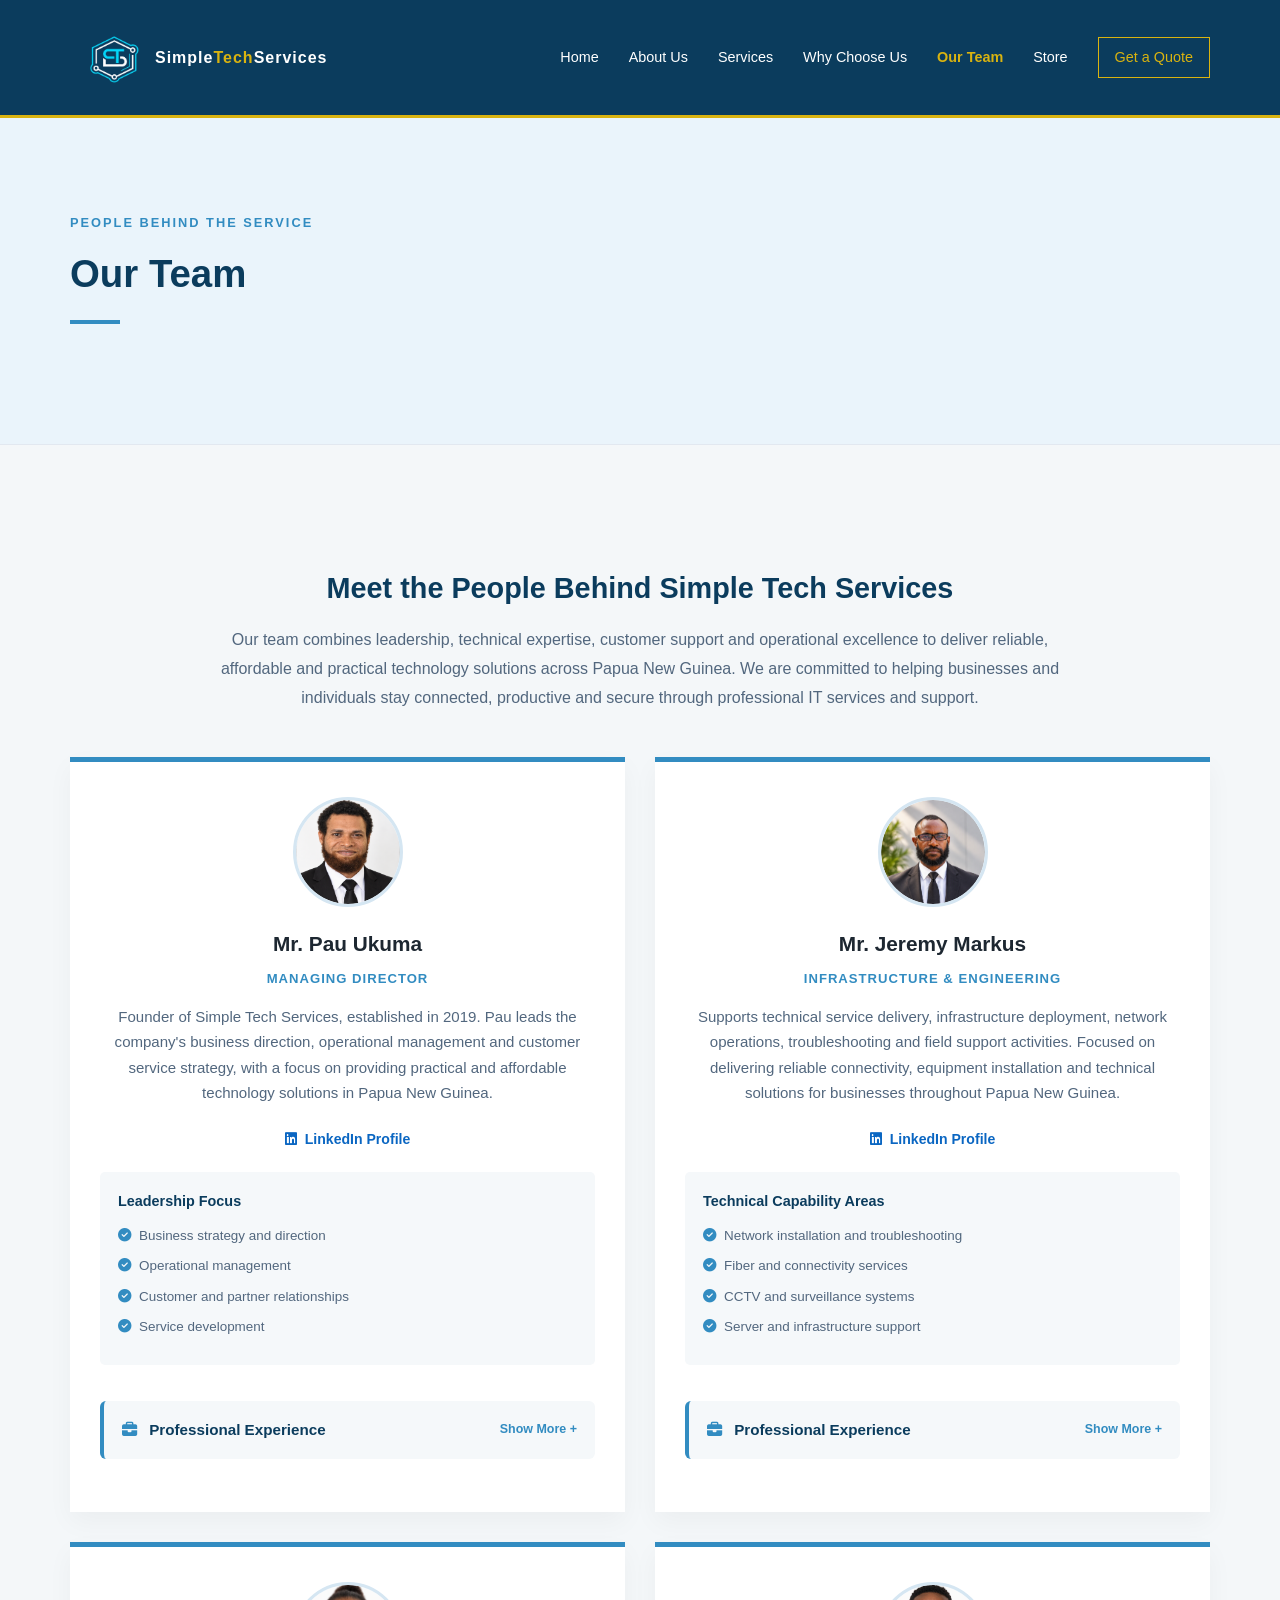
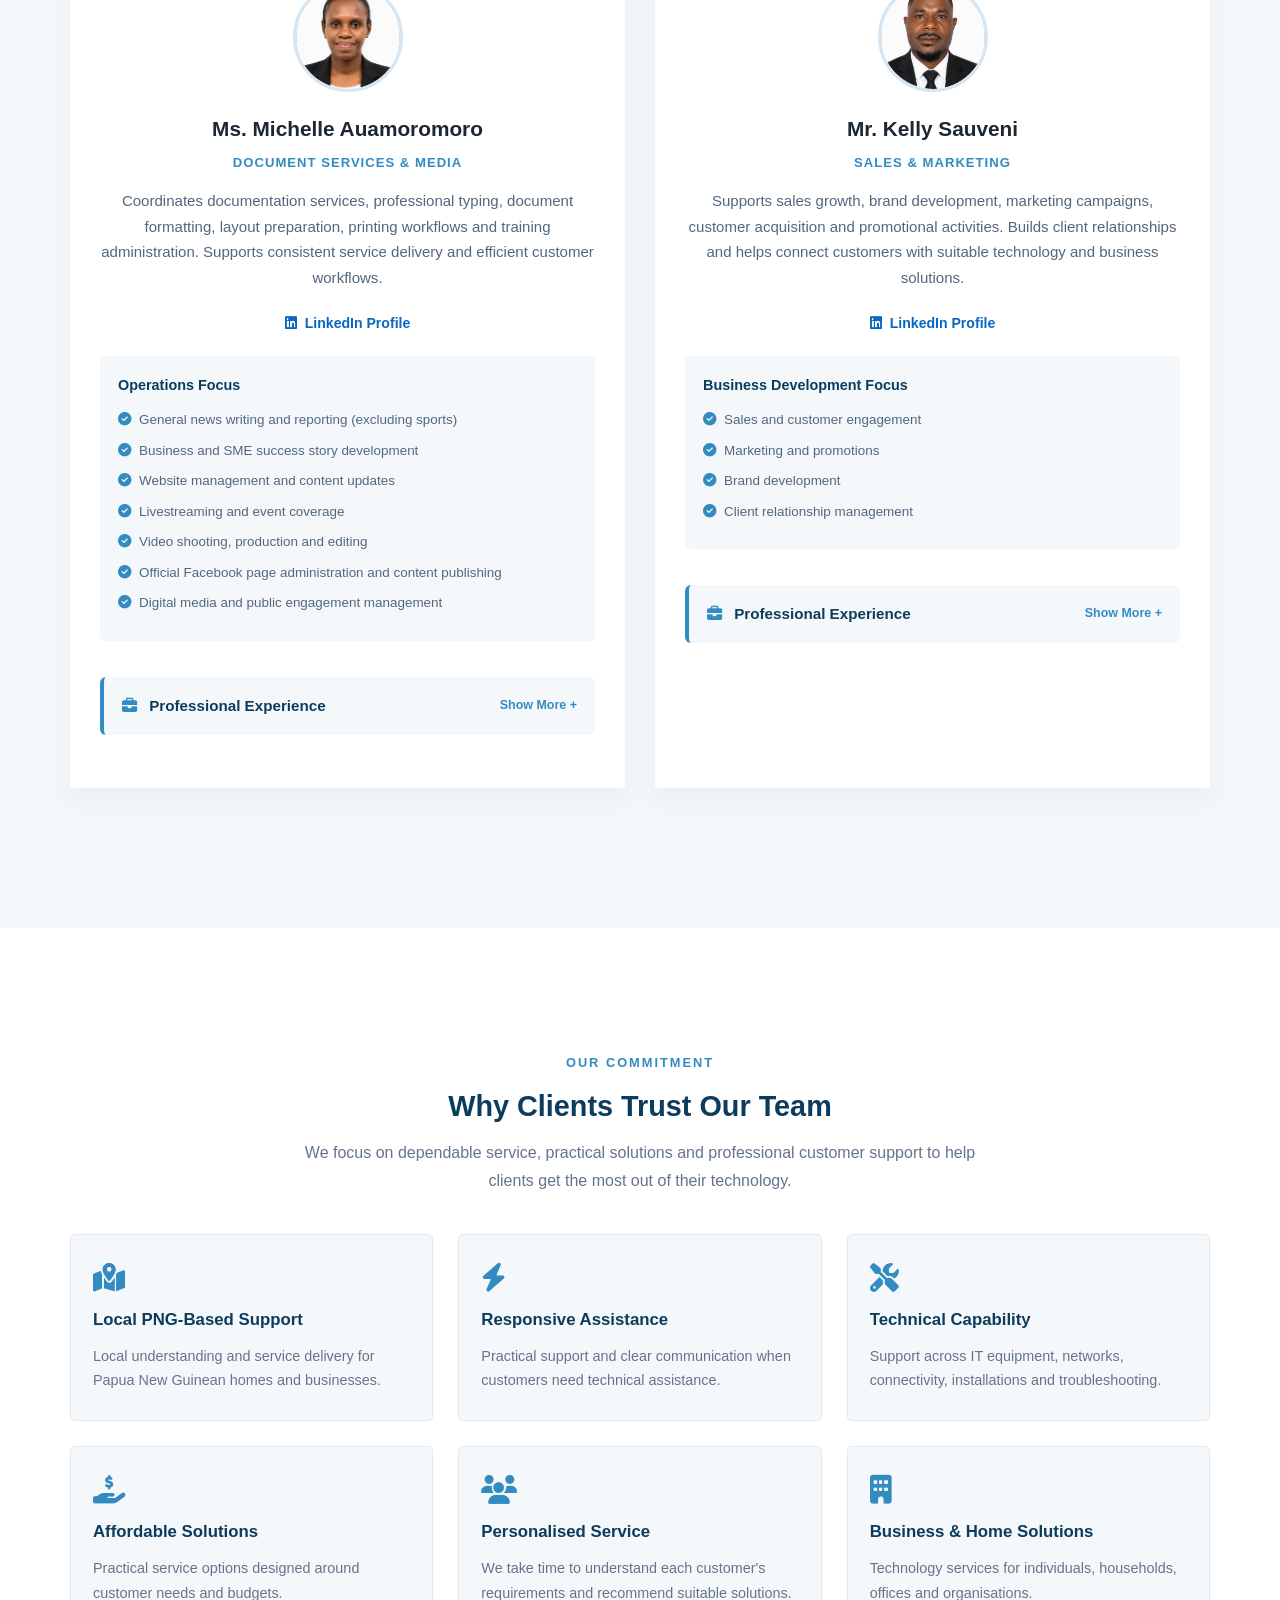
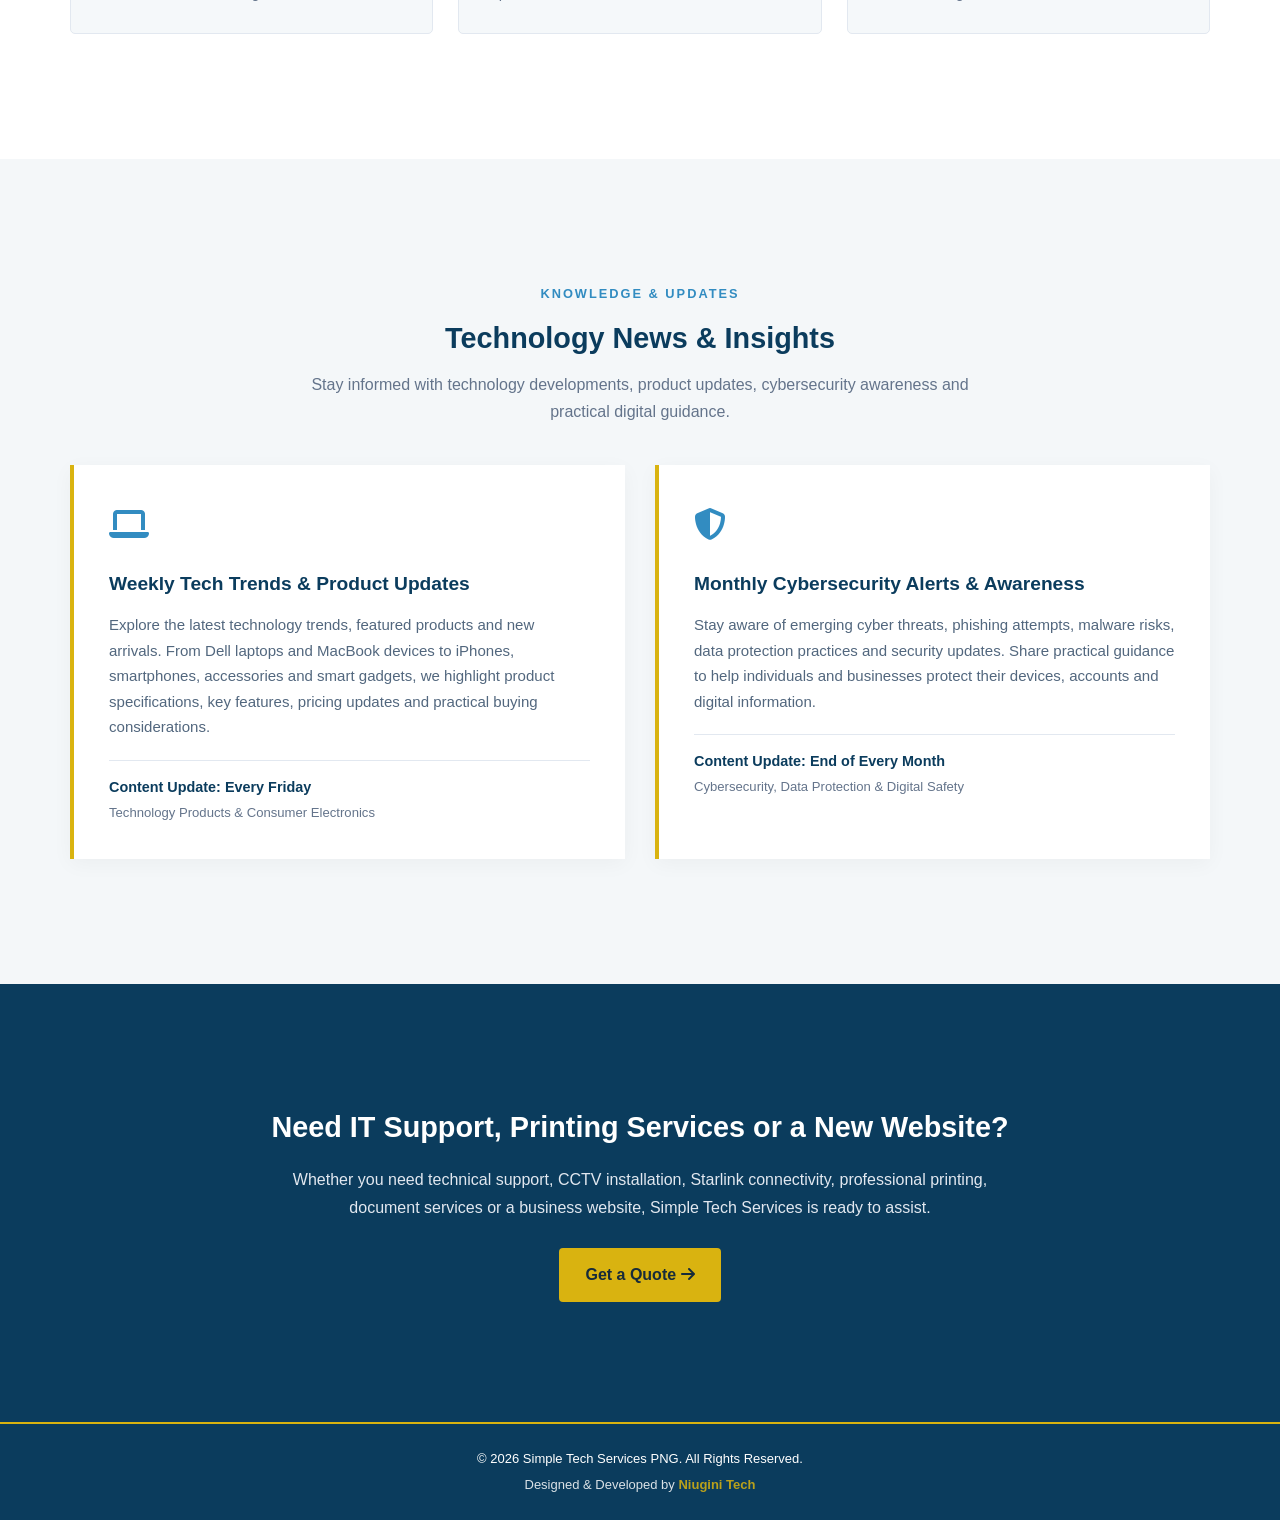
<file: sts/testimonials.html>
<!DOCTYPE html>
<html lang="en">
<head>
    <meta charset="UTF-8">
    <meta name="viewport" content="width=device-width, initial-scale=1.0">

    <title>Our Team | Simple Tech Services PNG</title>

    <meta name="description" content="Meet the team behind Simple Tech Services PNG. Discover our management, technical experience, qualifications and professional capabilities.">

    <link rel="stylesheet" href="style.css?v=1.8">
    <link rel="stylesheet" href="https://cdnjs.cloudflare.com/ajax/libs/font-awesome/6.7.2/css/all.min.css">

    <style>
        /* =====================================
           TEAM PAGE FOUNDATION
        ===================================== */

        .team-page-bg {
            background: #f4f7f9;
            padding: 60px 0;
        }

        .team-intro {
            max-width: 850px;
            margin: 0 auto 45px;
            text-align: center;
        }

        .team-intro h2 {
            color: var(--primary-blue);
            font-size: 1.8rem;
            margin-bottom: 15px;
        }

        .team-intro p {
            color: #52677e;
            line-height: 1.8;
        }

        /* =====================================
           TEAM PROFILE GRID
        ===================================== */

        .team-grid {
            display: grid;
            grid-template-columns: repeat(2, minmax(0, 1fr));
            gap: 30px;
            align-items: stretch;
            margin-bottom: 20px;
        }

        .team-card {
            background: #ffffff;
            border-top: 5px solid var(--secondary-blue);
            padding: 35px 30px;
            box-shadow: 0 10px 25px rgba(0,0,0,0.04);
            text-align: center;
            display: flex;
            flex-direction: column;
            box-sizing: border-box;
            transition: 0.3s ease;
        }

        .team-card:hover {
            box-shadow: 0 15px 30px rgba(0,0,0,0.08);
            transform: translateY(-4px);
        }

        .team-avatar-placeholder {
            width: 110px;
            height: 110px;
            border-radius: 50%;
            margin: 0 auto 20px;
            display: flex;
            align-items: center;
            justify-content: center;
            background: #eaf4fb;
            border: 3px solid #d5e6f2;
            color: var(--primary-blue);
            font-size: 2rem;
            font-weight: 800;
            overflow: hidden;
        }

        .team-avatar-placeholder img {
            width: 100%;
            height: 100%;
            object-fit: cover;
            object-position: center;
        }

        .team-card h3 {
            font-size: 1.3rem;
            color: var(--dark-charcoal);
            margin-bottom: 7px;
        }

        .team-role {
            display: block;
            color: var(--secondary-blue);
            font-size: 0.82rem;
            font-weight: 800;
            text-transform: uppercase;
            letter-spacing: 1px;
            margin-bottom: 15px;
        }

        .team-bio {
            color: #52677e;
            font-size: 0.94rem;
            line-height: 1.7;
            margin-bottom: 20px;
        }

        /* =====================================
           LINKEDIN PROFILE
        ===================================== */

        .team-linkedin {
            margin: 0 0 20px;
        }

        .team-linkedin a {
            display: inline-flex;
            align-items: center;
            gap: 8px;
            color: #0a66c2;
            font-size: 0.88rem;
            font-weight: 700;
            text-decoration: none;
        }

        .team-linkedin a:hover {
            text-decoration: underline;
        }

        /* =====================================
           TEAM RESPONSIBILITIES
        ===================================== */

        .team-focus {
            background: #f5f8fa;
            padding: 18px;
            text-align: left;
            border-radius: 5px;
            margin-bottom: 18px;
        }

        .team-focus strong {
            display: block;
            color: var(--primary-blue);
            font-size: 0.9rem;
            margin-bottom: 12px;
        }

        .team-focus ul,
        .team-qualifications ul {
            list-style: none;
            padding: 0;
            margin: 0;
        }

        .team-focus li,
        .team-qualifications li {
            font-size: 0.84rem;
            color: #52677e;
            margin-bottom: 9px;
            line-height: 1.6;
        }

        .team-focus li i,
        .team-qualifications li i {
            color: var(--secondary-blue);
            margin-right: 8px;
        }

        /* =====================================
           QUALIFICATIONS
        ===================================== */

        .team-qualifications {
            background: #eef5f9;
            border-left: 3px solid var(--secondary-blue);
            padding: 20px;
            text-align: left;
            border-radius: 4px;
            margin-top: 15px;
        }

        .team-qualifications h4 {
            color: var(--primary-blue);
            font-size: 0.95rem;
            margin: 0 0 13px;
        }

        .team-qualifications h4:not(:first-child) {
            margin-top: 20px;
        }

        .team-qualifications li:last-child {
            margin-bottom: 0;
        }

        /* =====================================
           TRUST SECTION
        ===================================== */

        .trust-section {
            background: #ffffff;
            padding: 65px 0;
        }

        .section-heading {
            text-align: center;
            margin-bottom: 40px;
        }

        .section-heading h2 {
            color: var(--primary-blue);
            font-size: 1.8rem;
            margin: 10px 0;
        }

        .section-heading p {
            color: #64748b;
            line-height: 1.7;
            max-width: 700px;
            margin: 0 auto;
        }

        .trust-grid {
            display: grid;
            grid-template-columns: repeat(3, minmax(0, 1fr));
            gap: 25px;
        }

        .trust-card {
            padding: 28px 22px;
            background: #f5f8fa;
            border: 1px solid #e2e8f0;
            border-radius: 5px;
        }

        .trust-card i {
            color: var(--secondary-blue);
            font-size: 1.8rem;
            margin-bottom: 15px;
        }

        .trust-card h3 {
            color: var(--primary-blue);
            font-size: 1.05rem;
            margin-bottom: 10px;
        }

        .trust-card p {
            color: #64748b;
            font-size: 0.9rem;
            line-height: 1.7;
        }

        /* =====================================
           TECHNOLOGY NEWS
        ===================================== */

        .corporate-reviews-section {
            background: #f4f7f9;
            padding: 65px 0;
        }

        .reviews-grid {
            display: grid;
            grid-template-columns: repeat(2, minmax(0, 1fr));
            gap: 30px;
        }

        .review-card {
            background: #ffffff;
            padding: 35px;
            border-left: 4px solid var(--kumul-gold);
            box-shadow: 0 5px 20px rgba(0,0,0,0.04);
        }

        .blog-icon {
            color: var(--secondary-blue);
            font-size: 2rem;
            margin-bottom: 18px;
        }

        .review-card h3 {
            color: var(--primary-blue);
            font-size: 1.2rem;
            margin-bottom: 12px;
        }

        .review-card p {
            color: #52677e;
            font-size: 0.94rem;
            line-height: 1.7;
            margin-bottom: 20px;
        }

        .blog-update {
            border-top: 1px solid #e2e8f0;
            padding-top: 15px;
            margin-top: 20px;
        }

        .blog-update strong {
            display: block;
            color: var(--primary-blue);
            font-size: 0.9rem;
        }

        .blog-update span {
            color: #64748b;
            font-size: 0.82rem;
        }

        /* =====================================
           CONTACT CTA
        ===================================== */

        .team-final-cta {
            background: var(--primary-blue);
            color: #ffffff;
            text-align: center;
            padding: 60px 20px;
        }

        .team-final-cta h2 {
            font-size: 1.8rem;
            margin-bottom: 15px;
        }

        .team-final-cta p {
            max-width: 720px;
            margin: 0 auto 25px;
            color: #e2e8f0;
            line-height: 1.8;
        }

        .team-final-cta a {
            display: inline-block;
            padding: 14px 26px;
            background: var(--kumul-gold);
            color: #172b3a;
            font-weight: 800;
            text-decoration: none;
            border-radius: 4px;
            transition: 0.3s ease;
        }

        .team-final-cta a:hover {
            opacity: 0.88;
            transform: translateY(-2px);
        }

        /* =====================================
           RESPONSIVE LAYOUT
        ===================================== */

        @media (max-width: 1024px) {
            .trust-grid {
                grid-template-columns: repeat(2, 1fr);
            }
        }

        @media (max-width: 768px) {
            .team-grid,
            .reviews-grid,
            .trust-grid {
                grid-template-columns: 1fr;
                gap: 20px;
            }

            .team-card,
            .review-card {
                padding: 28px 22px;
            }

            .team-intro h2,
            .section-heading h2,
            .team-final-cta h2 {
                font-size: 1.5rem;
            }
        }

        @media (prefers-reduced-motion: reduce) {
            .team-card,
            .team-final-cta a {
                transition: none;
            }
        }
    </style>
</head>

<body>

<!-- =====================================
     HEADER / NAVIGATION
===================================== -->


<header class="navbar">
    <div class="container nav-container">

       <div class="logo">
    <a href="index.html" class="logo-link">
        <img src="sts-logo.png"
             alt="Simple Tech Services Logo"
             class="nav-logo-img">
    </a>

    <span>
        Simple<span class="text-gold">Tech</span>Services
    </span>
</div>

        <button class="mobile-menu-toggle"
                id="mobileMenuToggle"
                type="button"
                aria-label="Open navigation menu"
                aria-expanded="false"
                aria-controls="mainNav">
            <i class="fas fa-bars"></i>
        </button>

        <nav class="nav-links" id="mainNav">
            <a href="index.html" >Home</a>
            <a href="about-us.html">About Us</a>
            <a href="services.html">Services</a>
            <a href="index.html#why-choose-us">Why Choose Us</a>
            <a href="testimonials.html" class="active-link">Our Team</a>
            <a href="shop.html">Store</a>
            <a href="index.html#contact" class="btn-nav">Get a Quote</a>
        </nav>

    </div>
</header>



<!-- =====================================
     PAGE HEADER
===================================== -->

<section class="page-header-section"
         style="background-color:#eaf4fb; border-bottom:1px solid #E2E8F0; padding:35px 0;">

    <div class="container">

        <span class="small-heading">PEOPLE BEHIND THE SERVICE</span>

        <h1 style="font-size:2.4rem; color:var(--primary-blue); margin-top:10px;">
            Our Team
        </h1>

        <div class="accent-line-left"></div>

    </div>
</section>


<!-- =====================================
     TEAM PROFILES
===================================== -->

<section class="team-page-bg">

    <div class="container">

        <div class="team-intro">

            <h2>Meet the People Behind Simple Tech Services</h2>

            <p>
                Our team combines leadership, technical expertise, 
				customer support and operational excellence to deliver 
				reliable, affordable and practical technology solutions
				across Papua New Guinea. We are committed to helping businesses 
				and individuals stay connected, productive and secure through professional IT services and support.
            </p>

        </div>

        <div class="team-grid">

            <!-- =====================================
                 MEMBER 1: MANAGING DIRECTOR
            ===================================== -->

            <div class="team-card">

                <div class="team-avatar-placeholder">
                    <img src="team-image/pau-ukuma.png"
                         alt="Mr. Pau Ukuma"
                         loading="lazy">
                </div>

                <h3>Mr. Pau Ukuma</h3>

                <span class="team-role">Managing Director</span>

                <p class="team-bio">
                    Founder of Simple Tech Services, established in 2019.
                    Pau leads the company's business direction, operational
                    management and customer service strategy, with a focus
                    on providing practical and affordable technology
                    solutions in Papua New Guinea.
                </p>

                <!-- Add verified LinkedIn URL in href when available -->
                <div class="team-linkedin">
                    <a href="https://www.linkedin.com/in/pau-ukuma-666a58284/"
                       target="_blank"
                       rel="noopener noreferrer">
                        <i class="fab fa-linkedin"></i> LinkedIn Profile
                    </a>
                </div>

                <div class="team-focus">
                    <strong>Leadership Focus</strong>
                    <ul>
                        <li><i class="fas fa-check-circle"></i>Business strategy and direction</li>
                        <li><i class="fas fa-check-circle"></i>Operational management</li>
                        <li><i class="fas fa-check-circle"></i>Customer and partner relationships</li>
                        <li><i class="fas fa-check-circle"></i>Service development</li>
                    </ul>
                </div>

                <details class="team-experience">

                    <summary>
                        <span>
                            <i class="fas fa-briefcase"></i>
                            Professional Experience
                        </span>
                        <span class="experience-toggle"></span>
                    </summary>

                    <div class="team-experience-content">

                        <p>
                            Founded Simple Tech Services in 2019 and has led
                            the development of the business, overseeing its
                            operations, service delivery and customer
                            relationships.
                        </p>

                        <ul>
                            <li>Business establishment and development</li>
                            <li>Business and operational leadership</li>
                            <li>Customer and partner relationship management</li>
                            <li>Technology service development</li>
                        </ul>

                    </div>

                    <div class="team-qualifications">

                        <h4><i class="fas fa-graduation-cap"></i> Academic Qualifications</h4>

                        <ul>
                            <li>
                                <i class="fas fa-award"></i>
                                Bachelor of Business and Management in Public Policy
                            </li>

                            <li>
                                <i class="fas fa-award"></i>
                                Diploma in Accounting –
                                International Training Institute (ITI)
                            </li>
                        </ul>

                    </div>

                </details>

            </div>


            <!-- =====================================
                 MEMBER 2: INFRASTRUCTURE & ENGINEERING
            ===================================== -->

            <div class="team-card">

                <div class="team-avatar-placeholder">
                    <img src="team-image/team-tech-lead.png"
                         alt="Mr. Jeremy Markus"
                         loading="lazy">
                </div>

                <h3>Mr. Jeremy Markus</h3>

                <span class="team-role">Infrastructure &amp; Engineering</span>

                <p class="team-bio">
                    Supports technical service delivery, infrastructure deployment,
					network operations, troubleshooting and field support activities.
					Focused on delivering reliable connectivity, equipment installation
					and technical solutions for businesses throughout Papua New Guinea.
                </p>

                <!-- Add verified LinkedIn URL in href when available -->
                <div class="team-linkedin">
                    <a href="https://www.linkedin.com/in/jeremy-markus-924868bb/"
                       target="_blank"
                       rel="noopener noreferrer">
                        <i class="fab fa-linkedin"></i> LinkedIn Profile
                    </a>
                </div>

                <div class="team-focus">

                    <strong>Technical Capability Areas</strong>

                    <ul>
                        <li><i class="fas fa-check-circle"></i>Network installation and troubleshooting</li>
                        <li><i class="fas fa-check-circle"></i>Fiber and connectivity services</li>
                        <li><i class="fas fa-check-circle"></i>CCTV and surveillance systems</li>
                        <li><i class="fas fa-check-circle"></i>Server and infrastructure support</li>
                    </ul>

                </div>

                <details class="team-experience">

                    <summary>
                        <span>
                            <i class="fas fa-briefcase"></i>
                            Professional Experience
                        </span>
                        <span class="experience-toggle"></span>
                    </summary>

                    <div class="team-experience-content">

                        <p>
                            Brings over four years of experience in ICT and
                            telecommunications, with practical exposure to
                            network operations, infrastructure support,
                            connectivity and technical troubleshooting.
                        </p>

                        <ul>
                            <li>Network Operations and Core Network support</li>
                            <li>IP networking, transmission and connectivity troubleshooting</li>
                            <li>RF/RAN exposure through network site upgrade projects</li>
                            <li>Fiber, satellite and telecommunications infrastructure</li>
                            <li>Network monitoring, incident coordination and fault analysis</li>
                            <li>IT Support and Helpdesk</li>
                            <li>Website Development</li>
                        </ul>

                    </div>

                    <div class="team-qualifications">

                        <h4><i class="fas fa-graduation-cap"></i> Academic Qualifications</h4>

                        <ul>
                            <li>
                                <i class="fas fa-award"></i>
                                Bachelor in Information Technology- Southern Cross University (Cybersecurity &amp; AI)
                            </li>

                            <li>
                                <i class="fas fa-award"></i>
                                Diploma in Information and Communication
                                Technology – Don Bosco Technological Institute
                            </li>

                            <li>
                                <i class="fas fa-book-open"></i>
                                Advanced Professional Diploma in Information
                                Technology – Datec
                            </li>
                        </ul>

                        <h4><i class="fas fa-certificate"></i> Professional Development</h4>

                        <ul>
                            <li>
                                <i class="fas fa-network-wired"></i>
                                Cisco CCNA 200-301
                            </li>
                        </ul>

                        <h4><i class="fas fa-laptop-code"></i> Technical Competencies</h4>

                        <ul>
                            <li><i class="fas fa-check-circle"></i>IP Networking and Network Operations</li>
                            <li><i class="fas fa-check-circle"></i>RF/RAN, LTE and 5G Fundamentals</li>
                            <li><i class="fas fa-check-circle"></i>Core Network and Transmission</li>
                            <li><i class="fas fa-check-circle"></i>Fiber and Satellite Connectivity</li>
                            <li><i class="fas fa-check-circle"></i>Network Monitoring and Troubleshooting</li>
                        </ul>

                    </div>

                </details>

            </div>


            <!-- =====================================
                 MEMBER 3: DOCUMENT SERVICES & MEDIA
            ===================================== -->

            <div class="team-card">

                <div class="team-avatar-placeholder">
                    <img src="team-image/team-admin.png"
                         alt="Ms. Michelle Auamoromoro"
                         loading="lazy">
                </div>

                <h3>Ms. Michelle Auamoromoro</h3>

                <span class="team-role">Document Services &amp; Media</span>

                <p class="team-bio">
                    Coordinates documentation services, professional
                    typing, document formatting, layout preparation,
                    printing workflows and training administration.
                    Supports consistent service delivery and efficient
                    customer workflows.
                </p>

                <!-- Add verified LinkedIn URL in href when available -->
                <div class="team-linkedin">
                    <a href="https://www.linkedin.com/in/michelle-auamoromoro-3b00a2201/"
                       target="_blank"
                       rel="noopener noreferrer">
                        <i class="fab fa-linkedin"></i> LinkedIn Profile
                    </a>
                </div>

                <div class="team-focus">

                    <strong>Operations Focus</strong>

                    <ul>
                        <li><i class="fas fa-check-circle"></i>General news writing and reporting (excluding sports)</li>
                        <li><i class="fas fa-check-circle"></i>Business and SME success story development</li>
                        <li><i class="fas fa-check-circle"></i>Website management and content updates</li>
                        <li><i class="fas fa-check-circle"></i>Livestreaming and event coverage</li>
						<li><i class="fas fa-check-circle"></i>Video shooting, production and editing</li>
						<li><i class="fas fa-check-circle"></i>Official Facebook page administration and content publishing</li>
						<li><i class="fas fa-check-circle"></i>Digital media and public engagement management</li>
                    </ul>

                </div>

                <details class="team-experience">

                    <summary>
                        <span>
                            <i class="fas fa-briefcase"></i>
                            Professional Experience
                        </span>
                        <span class="experience-toggle"></span>
                    </summary>

                    <div class="team-experience-content">

                        <p>
                            Experienced journalist with a background in reporting, feature writing,
							court reporting, video production, and digital media management. Completed
							internships with Post-Courier and EMTV before joining The National, where I worked 
							across general news, court reporting, and magazine features. I also managed website and
							social media content. Currently serving as Media Officer at the Ministry of International Trade and Investment.
                        </p>

                        <ul>
                            <li>Write and report on general news stories, excluding sports coverage.</li>
                            <li>Produce business success stories, highlighting entrepreneurs, business owners and SME achievements.</li>
                            <li>Manage and update the company's official website.</li>
							<li>Coordinate and operate livestreaming for company events and activities.</li>
							<li>Shoot, produce and edit video content for news coverage and digital platforms.</li>
							<li>Administer and manage the company's official Facebook page.</li>
							<li>Create and publish engaging multimedia content to strengthen the company's online presence and public engagement.</li>
                        </ul>

                    </div>

                    <div class="team-qualifications">

                        <h4><i class="fas fa-graduation-cap"></i> Academic Qualifications</h4>

                        <ul>
                            <li>
                                <i class="fas fa-award"></i>
                                Bachelor's Degree, Communication Arts (Journalism) –
                                Divine Word University
                            </li>

                            <li>
                                <i class="fas fa-award"></i>
                                Bachelor's Degree, Business in Management –
                                University of Papua New Guinea
                            </li>
                        </ul>

                    </div>

                </details>

            </div>


            <!-- =====================================
                 MEMBER 4: SALES & MARKETING
            ===================================== -->

            <div class="team-card">

                <div class="team-avatar-placeholder">
                    <img src="team-image/sales-marketing.png"
                         alt="Mr. Kelly Sauveni"
                         loading="lazy">
                </div>

                <h3>Mr. Kelly Sauveni</h3>

                <span class="team-role">Sales &amp; Marketing</span>

                <p class="team-bio">
                    Supports sales growth, brand development, marketing
                    campaigns, customer acquisition and promotional
                    activities. Builds client relationships and helps
                    connect customers with suitable technology and
                    business solutions.
                </p>

                <!-- Add verified LinkedIn URL in href when available -->
                <div class="team-linkedin">
                    <a href="#"
                       target="_blank"
                       rel="noopener noreferrer">
                        <i class="fab fa-linkedin"></i> LinkedIn Profile
                    </a>
                </div>

                <div class="team-focus">

                    <strong>Business Development Focus</strong>

                    <ul>
                        <li><i class="fas fa-check-circle"></i>Sales and customer engagement</li>
                        <li><i class="fas fa-check-circle"></i>Marketing and promotions</li>
                        <li><i class="fas fa-check-circle"></i>Brand development</li>
                        <li><i class="fas fa-check-circle"></i>Client relationship management</li>
                    </ul>

                </div>

                <details class="team-experience">

                    <summary>
                        <span>
                            <i class="fas fa-briefcase"></i>
                            Professional Experience
                        </span>
                        <span class="experience-toggle"></span>
                    </summary>

                    <div class="team-experience-content">

                        <p>
                            Brings over five years of experience as a Sales
                            Representative across various companies, with
                            practical exposure to customer engagement,
                            sales activities and client relationship building.
                        </p>

                        <ul>
                            <li>Sales representation and customer acquisition</li>
                            <li>Customer engagement and product promotion</li>
                            <li>Client relationship development</li>
                            <li>Sales support and business development activities</li>
                        </ul>

                    </div>

                    <div class="team-qualifications">

                        <h4><i class="fas fa-graduation-cap"></i> Qualifications</h4>

                        <ul>
                            <li>
                                <i class="fas fa-award"></i>
                                Certificate in Sales –
                                International Training Institute (ITI)
                            </li>
                        </ul>

                    </div>

                </details>

            </div>

        </div>

    </div>

</section>


<!-- =====================================
     WHY CLIENTS TRUST OUR TEAM
===================================== -->

<section class="trust-section">

    <div class="container">

        <div class="section-heading">

            <span class="small-heading">OUR COMMITMENT</span>

            <h2>Why Clients Trust Our Team</h2>

            <p>
                We focus on dependable service, practical solutions and
                professional customer support to help clients get the
                most out of their technology.
            </p>

        </div>

        <div class="trust-grid">

            <div class="trust-card">
                <i class="fas fa-map-marked-alt"></i>
                <h3>Local PNG-Based Support</h3>
                <p>
                    Local understanding and service delivery for
                    Papua New Guinean homes and businesses.
                </p>
            </div>

            <div class="trust-card">
                <i class="fas fa-bolt"></i>
                <h3>Responsive Assistance</h3>
                <p>
                    Practical support and clear communication
                    when customers need technical assistance.
                </p>
            </div>

            <div class="trust-card">
                <i class="fas fa-tools"></i>
                <h3>Technical Capability</h3>
                <p>
                    Support across IT equipment, networks,
                    connectivity, installations and troubleshooting.
                </p>
            </div>

            <div class="trust-card">
                <i class="fas fa-hand-holding-usd"></i>
                <h3>Affordable Solutions</h3>
                <p>
                    Practical service options designed around
                    customer needs and budgets.
                </p>
            </div>

            <div class="trust-card">
                <i class="fas fa-users"></i>
                <h3>Personalised Service</h3>
                <p>
                    We take time to understand each customer's
                    requirements and recommend suitable solutions.
                </p>
            </div>

            <div class="trust-card">
                <i class="fas fa-building"></i>
                <h3>Business &amp; Home Solutions</h3>
                <p>
                    Technology services for individuals,
                    households, offices and organisations.
                </p>
            </div>

        </div>

    </div>

</section>


<!-- =====================================
     TECHNOLOGY NEWS & INSIGHTS
===================================== -->

<section class="corporate-reviews-section">

    <div class="container">

        <div class="section-heading">

            <span class="small-heading">KNOWLEDGE &amp; UPDATES</span>

            <h2>Technology News &amp; Insights</h2>

            <p>
                Stay informed with technology developments,
                product updates, cybersecurity awareness and
                practical digital guidance.
            </p>

        </div>

        <div class="reviews-grid">

            <div class="review-card">

                <div class="blog-icon">
                    <i class="fas fa-laptop"></i>
                </div>

                <h3>Weekly Tech Trends &amp; Product Updates</h3>

                <p>
                    Explore the latest technology trends, featured
                    products and new arrivals. From Dell laptops
                    and MacBook devices to iPhones, smartphones,
                    accessories and smart gadgets, we highlight
                    product specifications, key features, pricing
                    updates and practical buying considerations.
                </p>

                <div class="blog-update">
                    <strong>Content Update: Every Friday</strong>
                    <span>Technology Products &amp; Consumer Electronics</span>
                </div>

            </div>

            <div class="review-card">

                <div class="blog-icon">
                    <i class="fas fa-shield-alt"></i>
                </div>

                <h3>Monthly Cybersecurity Alerts &amp; Awareness</h3>

                <p>
                    Stay aware of emerging cyber threats, phishing
                    attempts, malware risks, data protection practices
                    and security updates. Share practical guidance
                    to help individuals and businesses protect
                    their devices, accounts and digital information.
                </p>

                <div class="blog-update">
                    <strong>Content Update: End of Every Month</strong>
                    <span>Cybersecurity, Data Protection &amp; Digital Safety</span>
                </div>

            </div>

        </div>

    </div>

</section>


<!-- =====================================
     CONTACT CALL TO ACTION
===================================== -->

<section class="team-final-cta">

    <div class="container">

        <h2>Need IT Support, Printing Services or a New Website?</h2>

        <p>
            Whether you need technical support, CCTV installation,
            Starlink connectivity, professional printing, document
            services or a business website, Simple Tech Services
            is ready to assist.
        </p>

        <a href="index.html#contact">
            Get a Quote
            <i class="fas fa-arrow-right"></i>
        </a>

    </div>

</section>


<!-- =====================================
     FOOTER
===================================== -->

<footer class="main-footer">

    <div class="footer-bottom">

        <p>
            &copy; 2026 Simple Tech Services PNG. All Rights Reserved.
        </p>

        <p class="developer-credit">
            Designed &amp; Developed by
            <a href="https://niuginitech.vercel.app/" target="_blank" rel="noopener noreferrer">
                Niugini Tech
            </a>
        </p>

    </div>

</footer>

	<script>
document.addEventListener("DOMContentLoaded", function () {
    const menuToggle = document.getElementById("mobileMenuToggle");
    const mainNav = document.getElementById("mainNav");

    if (!menuToggle || !mainNav) return;

    menuToggle.addEventListener("click", function () {
        const isOpen = mainNav.classList.toggle("active");

        menuToggle.setAttribute("aria-expanded", isOpen);
        menuToggle.setAttribute(
            "aria-label",
            isOpen ? "Close navigation menu" : "Open navigation menu"
        );

        menuToggle.innerHTML = isOpen
            ? '<i class="fas fa-times"></i>'
            : '<i class="fas fa-bars"></i>';
    });
});
</script>

</body>
</html>
</file>
<file: sts/style.css>
/* ==========================================================================
   1. GLOBAL STRUCTURE VARIABLES & ARCHITECTURE
   ========================================================================== */
:root {
    --primary-blue: #0B3C5D;    /* Deep Ocean Corporate Blue */
    --secondary-blue: #328CC1;  /* Clean River Accent Blue */
    --kumul-gold: #D9B310;      /* Bold PNG Cultural Gold Accent */
    --dark-charcoal: #1D2731;   /* Bold Text & Form Content Background */
    --light-bg: #F9F9FA;        /* Off-white Background Tint */
    --white: #FFFFFF;
    --whatsapp-green: #25D366;
    --font-stack: 'Segoe UI', Tahoma, Geneva, Verdana, sans-serif;
}

* {
    box-sizing: border-box;
    margin: 0;
    padding: 0;
}

html {
    scroll-behavior: smooth;
}

body {
    font-family: var(--font-stack);
    background-color: var(--white);
    color: var(--dark-charcoal);
    line-height: 1.6;
}

.container {
    width: 90%;
    max-width: 1140px;
    margin: 0 auto;
    padding: 60px 0;
}

/* ==========================================================================
   2. REUSABLE UI ATOMS (Buttons, Labels, Badges)
   ========================================================================== */
.btn {
    display: inline-block;
    padding: 12px 28px;
    font-weight: 600;
    text-decoration: none;
    text-transform: uppercase;
    font-size: 0.85rem;
    letter-spacing: 1px;
    border-radius: 0px; 
    transition: all 0.3s ease;
    border: none;
    cursor: pointer;
}

.btn-primary {
    background-color: var(--kumul-gold);
    color: var(--dark-charcoal);
}

.btn-primary:hover {
    background-color: var(--white);
    color: var(--primary-blue);
    box-shadow: 0 4px 15px rgba(0,0,0,0.1);
}

.btn-secondary {
    border: 2px solid var(--white);
    color: var(--white);
    background-color: transparent;
    margin-left: 15px;
}

.btn-secondary:hover {
    background-color: var(--white);
    color: var(--primary-blue);
}

.btn-whatsapp {
    background-color: var(--whatsapp-green);
    color: var(--white);
    margin-left: 15px;
}

.btn-whatsapp:hover {
    background-color: #128C7E;
    box-shadow: 0 4px 15px rgba(0,0,0,0.1);
}

.btn-outline {
    border: 2px solid var(--primary-blue);
    color: var(--primary-blue);
    background-color: transparent;
}

.btn-outline:hover {
    background-color: var(--primary-blue);
    color: var(--white);
}

.btn-outline-dark {
    border: 2px solid var(--dark-charcoal);
    color: var(--dark-charcoal);
    background-color: transparent;
}

.btn-outline-dark:hover {
    background-color: var(--dark-charcoal);
    color: var(--white);
}

.btn-block {
    display: block;
    width: 100%;
    text-align: center;
}

.small-heading {
    display: block;
    font-size: 0.8rem;
    font-weight: 800;
    color: var(--secondary-blue);
    letter-spacing: 2px;
    margin-bottom: 5px;
    text-transform: uppercase;
}

.accent-line {
    width: 60px;
    height: 4px;
    background-color: var(--kumul-gold);
    margin: 15px auto 25px auto;
}

.accent-line-left {
    width: 50px;
    height: 4px;
    background-color: var(--secondary-blue);
    margin: 15px 0 25px 0;
}

/* ==========================================================================
   3. NAVIGATION HEADER MODULE
   ========================================================================== */
.navbar {
    background-color: var(--primary-blue);
    position: sticky;
    top: 0;
    z-index: 1000;
    border-bottom: 3px solid var(--kumul-gold);
}

.nav-container {
    display: flex;
    justify-content: space-between;
    align-items: center;
    padding: 20px 0;
}

.logo {
    color: var(--white);
    font-weight: 700;
    font-size: 1rem;
    letter-spacing: 1px;
}

.text-gold {
    color: var(--kumul-gold);
}

.nav-links a {
    color: var(--white);
    text-decoration: none;
    margin-left: 30px;
    font-size: 0.90rem;
    font-weight: 500;
    transition: color 0.3s ease;
}

.nav-links a:hover, .nav-links a.active {
    color: var(--kumul-gold);
}

.nav-links .btn-nav {
    border: 1px solid var(--kumul-gold);
    padding: 8px 16px;
    color: var(--kumul-gold);
}

.nav-links .btn-nav:hover {
    background-color: var(--kumul-gold);
    color: var(--dark-charcoal);
}

/* ==========================================================================
   4. HERO BANNER COMPONENT
   ========================================================================== */
.hero-section {
    background-color: var(--primary-blue);
    color: var(--white);
    position: relative;
    overflow: hidden;
}

.hero-container {
    display: flex;
    align-items: center;
    justify-content: space-between;
    padding: 80px 0;
}

.hero-content {
    max-width: 650px;
}

.hero-badge {
    background-color: rgba(50, 140, 193, 0.2);
    color: var(--secondary-blue);
    border: 1px solid var(--secondary-blue);
    padding: 5px 12px;
    font-size: 0.8rem;
    font-weight: bold;
    text-transform: uppercase;
    letter-spacing: 1px;
    display: inline-block;
    margin-bottom: 20px;
}

.hero-content h1 {
    font-size: 2.8rem;
    line-height: 1.2;
    margin-bottom: 20px;
    font-weight: 700;
}

.hero-content p {
    font-size: 1.1rem;
    color: #CBD5E1;
    margin-bottom: 35px;
}

.hero-pattern {
    width: 300px;
    height: 300px;
    opacity: 0.12;
}

.png-pattern-box {
    width: 100%;
    height: 100%;
    border: 12px double var(--white);
    transform: rotate(45deg);
    background: linear-gradient(45deg, transparent 50%, var(--kumul-gold) 50%);
}

/* ==========================================================================
   5. NARRATIVE LAYOUTS & ENTERPRISE METRIC SYSTEMS
   ========================================================================== */
.about-section, .enterprise-section {
    background-color: var(--white);
    padding: 60px 0;
}

.about-container {
    display: flex;
    justify-content: space-between;
    align-items: center;
    gap: 60px;
}

.about-text h2 {
    font-size: 2.2rem;
    color: var(--primary-blue);
    font-weight: 700;
}

.about-text p {
    margin-top: 15px;
    color: #4A5568;
}

.director-message-section {
    background-color: var(--light-bg);
    padding: 60px 0;
}

.director-card {
    background-color: var(--white);
    padding: 50px;
    border-left: 5px solid var(--kumul-gold);
    box-shadow: 0 10px 30px rgba(0,0,0,0.02);
}

.director-card p {
    font-style: italic;
    font-size: 1.05rem;
    color: #334155;
    margin-bottom: 15px;
}

.director-signature {
    margin-top: 30px;
    border-top: 1px solid #E2E8F0;
    padding-top: 15px;
}

/* Empowering Local Enterprise Split Architecture Module */
.enterprise-container {
    display: grid;
    grid-template-columns: 1fr 340px;
    gap: 60px;
    align-items: center;
}

.metrics-stack {
    display: flex;
    flex-direction: column;
    gap: 20px;
}

.metric-card {
    background-color: var(--primary-blue);
    color: var(--white);
    padding: 30px 20px;
    text-align: center;
    border-left: 5px solid var(--kumul-gold);
    box-shadow: 0 4px 15px rgba(0, 0, 0, 0.05);
}

.metric-card h3 {
    font-size: 2.4rem;
    color: var(--kumul-gold);
    font-weight: 700;
    margin-bottom: 8px;
    line-height: 1;
}

.metric-card p {
    font-size: 0.9rem;
    color: #CBD5E1;
    font-weight: 500;
    text-transform: uppercase;
    letter-spacing: 0.5px;
}

/* ==========================================================================
   6. 3-COLUMN SERVICE GRID COMPONENTS (Strict Card Normalization)
   ========================================================================== */
.services-section, .services-page-bg {
    background-color: #f4f7f9; 
    padding: 60px 0;
}

.section-header {
    text-align: center;
    margin-bottom: 40px;
}

.section-header h2 {
    font-size: 2.2rem;
    color: var(--primary-blue);
}

.section-header p {
    color: #64748B;
    max-width: 600px;
    margin: 0 auto;
}

.precise-services-grid {
    display: grid;
    grid-template-columns: repeat(3, 1fr);
    gap: 30px;
    align-items: stretch;
}

.grid-service-card {
    background-color: var(--white);
    border-top: 5px solid var(--secondary-blue); 
    padding: 45px 35px;
    box-shadow: 0 10px 25px rgba(0, 0, 0, 0.04);
    transition: transform 0.3s ease, box-shadow 0.3s ease;
    display: flex;
    flex-direction: column;
    height: 100%;
}

.grid-service-card:hover {
    transform: translateY(-5px);
    box-shadow: 0 15px 35px rgba(0, 0, 0, 0.08);
}

.card-icon-container {
    font-size: 2.2rem;
    margin-bottom: 25px;
    line-height: 1;
}

.grid-service-card h3 {
    font-size: 1.35rem;
    color: var(--dark-charcoal);
    font-weight: 700;
    margin-bottom: 15px;
}

.image-styled-list, .bullet-features {
    list-style: none;
    padding: 0;
    margin: 0;
}

.image-styled-list li, .bullet-features li {
    font-size: 0.95rem;
    color: #4a5568;
    margin-bottom: 14px; 
    padding-left: 20px;
    position: relative;
    line-height: 1.5;
}

/* Precise Left-Aligned Muted Bullets from visual specifications */
.image-styled-list li::before, .bullet-features li::before {
    content: "•";
    position: absolute;
    left: 0;
    top: 0;
    color: #a0aec0;
    font-size: 1.1rem;
}

/* ==========================================================================
   7. BLUE BLOCK CONTRAST SYSTEM & REASONING MODULES
   ========================================================================== */
.why-choose-section {
    background-color: var(--primary-blue);
    color: var(--white);
    padding: 60px 0;
}

.reasons-list {
    max-width: 800px;
    margin: 30px auto 0 auto;
}

.reason-item {
    display: flex;
    align-items: flex-start;
    margin-bottom: 20px;
    background-color: rgba(255, 255, 255, 0.04);
    padding: 20px;
    border-left: 3px solid var(--kumul-gold);
}

.reason-check {
    color: var(--kumul-gold);
    font-weight: 800;
    font-size: 1.2rem;
    margin-right: 20px;
    line-height: 1;
}

.reason-item p {
font-size: 1.05rem;
color: #E2E8F0;
}
/* ==========================================================================
8. TEAM LAYOUT HOOK MODULES
========================================================================== */
.team-section {
background-color: var(--white);
padding: 60px 0;
}
.team-section h2 {
font-size: 2.2rem;
color: var(--primary-blue);
}
/* ==========================================================================
9. UNIVERSAL DARK CORPORATE FOOTER THEME
========================================================================== */
.footer {
background-color: var(--dark-charcoal);
color: var(--white);
padding: 40px 0;
text-align: center;
border-top: 3px solid var(--kumul-gold);
}
.footer-container {
padding: 0;
}
.footer-copyright {
font-size: 1rem;
font-weight: 600;
letter-spacing: 0.5px;
margin-bottom: 8px;
}
.footer-subtext {
font-size: 0.85rem;
color: #CBD5E1;
}
/* ==========================================================================
10. DEVICE COUPLERS & BREAKPOINT RESPONSIVENESS
========================================================================== */
@media (max-width: 1024px) {
.precise-services-grid {
grid-template-columns: repeat(2, 1fr);
gap: 25px;
}
}
@media (max-width: 992px) {
.hero-container, .about-container, .enterprise-container {
flex-direction: column;
grid-template-columns: 1fr;
text-align: center;
gap: 40px;
}
.hero-content {
max-width: 100%;
margin-bottom: 40px;
}
.accent-line-left {
margin: 15px auto 25px auto;
}
.hero-pattern {
margin: 0 auto;
}
.metrics-stack {
max-width: 400px;
margin: 0 auto;
width: 100%;
}
}
@media (max-width: 768px) {
.nav-container {
flex-direction: column;
padding: 15px 0;
}
.logo {
margin-bottom: 15px;
}
.nav-links {
display: flex;
flex-wrap: wrap;
justify-content: center;
gap: 15px;
}
.nav-links a {
margin-left: 0;
font-size: 0.9rem;
}
.precise-services-grid {
grid-template-columns: 1fr;
}
.hero-content h1 {
font-size: 2.2rem;
}
.btn {
display: block;
width: 100%;
margin-left: 0 !important;
margin-bottom: 15px;
}
.director-card {
padding: 30px 20px;
}
}

/* ==========================================================================
   11. INTERACTIVE CONTACT FORM SYSTEM
   ========================================================================== */
.corporate-contact-form {
    background-color: var(--white);
    padding: 45px;
    box-shadow: 0 10px 30px rgba(0, 0, 0, 0.04);
    border-top: 5px solid var(--primary-blue);
}

.form-row {
    margin-bottom: 22px;
}

.form-row.split-row {
    display: grid;
    grid-template-columns: 1fr 1fr;
    gap: 20px;
}

.form-group {
    display: flex;
    flex-direction: column;
}

.form-group label {
    font-size: 0.85rem;
    font-weight: 700;
    color: var(--dark-charcoal);
    text-transform: uppercase;
    letter-spacing: 0.5px;
    margin-bottom: 8px;
}

.form-group input,
.form-group select,
.form-group textarea {
    font-family: var(--font-stack);
    font-size: 0.95rem;
    padding: 12px 16px;
    border: 1px solid #CBD5E1;
    background-color: #F8FAFC;
    color: var(--dark-charcoal);
    border-radius: 0px;
    transition: all 0.2s ease;
    outline: none;
}

.form-group input:focus,
.form-group select:focus,
.form-group textarea:focus {
    border-color: var(--secondary-blue);
    background-color: var(--white);
    box-shadow: 0 0 0 3px rgba(50, 140, 193, 0.15);
}

.form-group select {
    cursor: pointer;
    appearance: none;
    background-image: url("data:image/svg+xml;charset=UTF-8,%3Csvg xmlns='http://w3.org' viewBox='0 0 24 24' fill='none' stroke='%231D2731' stroke-width='2' stroke-linecap='round' stroke-linejoin='round'%3E%3Cpolyline points='6 9 12 15 18 9'%3E%3C/polyline%3E%3C/svg%3E");
    background-repeat: no-repeat;
    background-position: right 16px center;
    background-size: 14px;
    padding-right: 40px;
}

@media (max-width: 576px) {
    .corporate-contact-form {
        padding: 30px 20px;
    }
    
    .form-row.split-row {
        grid-template-columns: 1fr;
        gap: 22px;
    }
}

/* ==========================================================================
   12. INTEGRATED 4-STEP PROCESS TIMELINE SYSTEM (SHORT & RELIABLE)
   ========================================================================== */
.corporate-process-section {
    background-color: var(--light-bg);
    border-top: 1px solid #E2E8F0;
}

.process-pipeline-grid.steps-4 {
    display: grid;
    grid-template-columns: repeat(4, 1fr);
    gap: 25px;
    align-items: stretch;
}

.process-node-card {
    background-color: var(--white);
    padding: 40px 24px;
    box-shadow: 0 4px 20px rgba(0, 0, 0, 0.02);
    border-top: 4px solid var(--primary-blue);
    position: relative;
    display: flex;
    flex-direction: column;
    height: 100%;
}

.node-numeric-badge {
    position: absolute;
    top: -24px;
    right: 24px;
    background-color: var(--kumul-gold);
    color: var(--dark-charcoal);
    font-size: 1.1rem;
    font-weight: 800;
    width: 48px;
    height: 48px;
    line-height: 48px;
    text-align: center;
    box-shadow: 0 4px 10px rgba(0,0,0,0.1);
}

.process-node-card h3 {
    font-size: 1.2rem;
    color: var(--primary-blue);
    font-weight: 700;
    margin-bottom: 12px;
    margin-top: 10px;
    line-height: 1.3;
}

.process-node-card p {
    font-size: 0.95rem;
    color: #4A5568;
    line-height: 1.6;
}

@media (max-width: 1024px) {
    .process-pipeline-grid.steps-4 {
        grid-template-columns: repeat(2, 1fr);
        gap: 40px;
    }
}

@media (max-width: 768px) {
    .process-pipeline-grid.steps-4 {
        grid-template-columns: 1fr;
        gap: 45px;
    }
    
    .node-numeric-badge {
        right: auto;
        left: 24px;
    }
}


/* ==========================================================================
   13. HARDWARE SHOP - SHOP-SPECIFIC DESIGN
   ========================================================================== */

.shop-cart-bar {
    display: flex;
    justify-content: space-between;
    align-items: center;
    background: var(--primary-blue);
    color: var(--white);
    padding: 12px 5%;
    font-weight: 600;
}

.shop-cart-bar button {
    background: var(--kumul-gold);
    color: var(--dark-charcoal);
    border: none;
    padding: 10px 20px;
    font-weight: 700;
    cursor: pointer;
}

.shop-cart-bar button:hover {
    background: var(--white);
}

.shop-page-heading .container {
    padding: 10px 0;
}

.shop-page-heading h2{
    color: var(--primary-blue);
    font-size: 2.3rem;
    line-height: 1.25;
}

.shop-page-section {
    background: #f4f7f9;
    padding: 45px 0 70px;
}

.shop-page-section .container {
    padding: 0;
}

.shop-grid {
    display: grid;
    grid-template-columns: repeat(3, minmax(0, 1fr));
    gap: 15px;
    align-items: stretch ;
}

.product-card {
    display: flex;
    flex-direction: column;
    min-width: 0;
    background: var(--white);
    border-top: 3px solid var(--secondary-blue);
    box-shadow: 0 8px 20px rgba(0, 0, 0, 0.06);
    transition: transform 0.3s ease, box-shadow 0.3s ease;
    overflow: hidden;
}

.product-card:hover {
    transform: translateY(-5px);
    box-shadow: 0 15px 30px rgba(0, 0, 0, 0.10);
}

.product-info-wrap {
    padding: 15px 22px 15px;
    display: flex;
    flex-direction: column;
    flex: 1;
}

.product-media-container {
    position: relative;
    width: 100%;
    height: 220px;
    background: #f1f5f9;
    display: flex;
    align-items: center;
    justify-content: center;
    overflow: hidden;
    margin-bottom: 20px;
}

.product-media-img {
    width: 100%;
    height: 100%;
    object-fit: contain;
    padding: 12px;
    display: block;
}

.promo-tag-gold,
.promo-tag-red {
    position: absolute;
    top: 12px;
    left: 12px;
    z-index: 2;
    padding: 6px 11px;
    font-size: 0.72rem;
    font-weight: 800;
    text-transform: uppercase;
    letter-spacing: 0.5px;
}

.promo-tag-gold {
    background: var(--kumul-gold);
    color: var(--dark-charcoal);
}

.promo-tag-red {
    background: #c0392b;
    color: var(--white);
}

.product-card h3 {
    color: var(--primary-blue);
    font-size: 1.2rem;
    line-height: 1.4;
    margin-bottom: 12px;
}

.product-card p {
    color: #64748b;
    font-size: 0.92rem;
    line-height: 1.6;
    margin-bottom: 15px;
}

.product-specs-list {
    list-style: none;
    padding: 0;
    margin: 0;
}

.product-specs-list li {
    position: relative;
    padding: 7px 0 7px 22px;
    border-bottom: 1px solid #edf0f3;
    color: #475569;
    font-size: 0.88rem;
    line-height: 1.45;
}

.product-specs-list li::before {
    content: "✓";
    position: absolute;
    left: 0;
    color: var(--secondary-blue);
    font-weight: 800;
}

.product-action-wrap {
    padding: 18px 22px 22px;
    margin-top: auto;
    border-top: 1px solid #e8edf2;
    background: #fbfcfd;
}

.product-price-label {
    color: var(--primary-blue);
    font-size: 1.35rem;
    font-weight: 800;
    margin-bottom: 15px;
}

.price-modifier-suffix {
    color: #64748b;
    font-size: 0.78rem;
    font-weight: 600;
}

.product-buttons {
    display: grid;
    grid-template-columns: 1fr 1fr;
    gap: 10px;
}

.product-buttons button,
.product-buttons a {
    display: flex;
    justify-content: center;
    align-items: center;
    min-height: 43px;
    padding: 10px 8px;
    text-align: center;
    text-decoration: none;
    font-family: var(--font-stack);
    font-size: 0.78rem;
    font-weight: 700;
    cursor: pointer;
    border: 1px solid var(--primary-blue);
    transition: 0.25s ease;
}

.btn-cart {
    background: var(--white);
    color: var(--primary-blue);
}

.btn-cart:hover {
    background: var(--primary-blue);
    color: var(--white);
}

.btn-pay {
    background: var(--kumul-gold);
    color: var(--dark-charcoal);
    border-color: var(--kumul-gold);
}

.btn-pay:hover {
    background: var(--primary-blue);
    color: var(--white);
    border-color: var(--primary-blue);
}

/* ==========================================================================
   14. SHOPPING CART MODAL
   ========================================================================== */

.cart-modal {
    display: none;
    position: fixed;
    inset: 0;
    z-index: 2000;
    background: rgba(15, 23, 42, 0.72);
    justify-content: center;
    align-items: center;
    padding: 20px;
}

.cart-modal.open {
    display: flex;
}

.cart-panel {
    background: var(--white);
    width: min(560px, 100%);
    max-height: 85vh;
    overflow-y: auto;
    padding: 25px;
    border-radius: 8px;
    box-shadow: 0 20px 60px rgba(0, 0, 0, 0.25);
}

.cart-head {
    display: flex;
    justify-content: space-between;
    align-items: center;
    gap: 12px;
    padding-bottom: 15px;
    border-bottom: 2px solid var(--primary-blue);
}

.cart-head h2 {
    color: var(--primary-blue);
    font-size: 1.3rem;
}

.cart-close {
    background: none;
    border: 0;
    font-size: 1.8rem;
    cursor: pointer;
    color: var(--dark-charcoal);
}

.cart-line {
    display: flex;
    justify-content: space-between;
    align-items: center;
    gap: 12px;
    padding: 14px 0;
    border-bottom: 1px solid #e2e8f0;
}

.cart-line small {
    display: block;
    color: #64748b;
    margin-top: 4px;
}

.cart-line button {
    padding: 5px 9px;
    margin-left: 3px;
    cursor: pointer;
    border: 1px solid #cbd5e1;
    background: #f8fafc;
}

.cart-total {
    font-size: 1.2rem;
    font-weight: 800;
    text-align: right;
    padding: 18px 0;
    color: var(--primary-blue);
}

.cart-empty {
    color: #64748b;
    padding: 20px 0;
}

/* BSP payment panel */

.bsp-payment-box {
    background: #f8fafc;
    border: 1px solid #dce3eb;
    border-radius: 6px;
    padding: 18px;
    margin: 20px 0;
}

.bsp-brand {
    display: flex;
    flex-wrap: wrap;
    justify-content: space-between;
    align-items: center;
    gap: 12px;
}

.bsp-logo {
    color: var(--primary-blue);
    font-weight: 800;
    letter-spacing: 0.4px;
}

.card-brands {
    display: flex;
    flex-wrap: wrap;
    gap: 8px;
}

.card-brand {
    background: var(--white);
    border: 1px solid #d7dee8;
    border-radius: 4px;
    padding: 5px 9px;
    font-size: 0.78rem;
    font-weight: 800;
}

.checkout-note {
    font-size: 0.85rem;
    color: #64748b;
    line-height: 1.5;
    margin-top: 12px;
}

.btn-bsp-checkout {
    display: block;
    width: 100%;
    padding: 14px;
    border: none;
    cursor: pointer;
    font-weight: 700;
    font-size: 0.9rem;
}

.btn-bsp-checkout:disabled {
    opacity: 0.6;
    cursor: not-allowed;
}


.nav-logo-img {
    width: 90px;
    height: 90px;
    object-fit: contain;
}

/* ==========================================================================
   15. SHOP RESPONSIVE LAYOUT
   ========================================================================== */

@media (max-width: 1024px) {
    .shop-grid {
        grid-template-columns: repeat(2, minmax(0, 1fr));
        gap: 22px;
    }
}

@media (max-width: 768px) {
    .shop-grid {
        grid-template-columns: 1fr;
    }

    .shop-page-heading h1 {
        font-size: 1.8rem;
		color: #fff;
    }

    .product-media-container {
        height: 240px;
    }

    .shop-cart-bar {
        justify-content: space-between;
    }
}

@media (max-width: 480px) {
    .product-buttons {
        grid-template-columns: 1fr;
    }

    .cart-panel {
        padding: 18px;
    }

    .cart-line {
        align-items: flex-start;
        flex-direction: column;
    }

    .bsp-brand {
        flex-direction: column;
        align-items: flex-start;
    }
}

/* Floating Shopping Cart Button */
.floating-cart {
    position: fixed;
    right: 25px;
    bottom: 25px;
    z-index: 999;
    display: flex;
    align-items: center;
    gap: 9px;

    background: #0B3C5D;
    color: #ffffff;
    border: 2px solid #D9B310;
    border-radius: 50px;

    padding: 13px 20px;
    font-size: 15px;
    font-weight: 700;
    cursor: pointer;

    box-shadow: 0 5px 18px rgba(0,0,0,0.25);
    transition: all 0.3s ease;
}

.floating-cart:hover {
    background: #D9B310;
    color: #1D2731;
    transform: translateY(-3px);
}

.cart-icon {
    font-size: 19px;
}

.cart-count {
    background: #D9B310;
    color: #1D2731;
    min-width: 23px;
    height: 23px;
    border-radius: 50%;
    display: flex;
    align-items: center;
    justify-content: center;
    font-size: 12px;
    font-weight: 800;
}

@media (max-width: 600px) {
    .floating-cart {
        right: 15px;
        bottom: 15px;
        padding: 11px 16px;
    }
}

/* Contact Us Details Section */
.about-contact-section {
    background: var(--light-bg);
    padding: 60px 0;
}

.about-contact-section h2 {
    color: var(--primary-blue);
    margin-bottom: 12px;
}

.about-contact-intro {
    color: #475569;
    margin-bottom: 30px;
    max-width: 650px;
}

.about-contact-grid {
    display: grid;
    grid-template-columns: repeat(3, 1fr);
    gap: 22px;
}

.about-contact-card {
    background: var(--white);
    padding: 28px 22px;
    border-bottom: 3px solid var(--kumul-gold);
    box-shadow: 0 4px 15px rgba(0,0,0,0.05);
}

.about-contact-card h3 {
    color: var(--primary-blue);
    font-size: 1.1rem;
    margin-bottom: 12px;
}

.about-contact-card p,
.about-contact-card a {
    color: #475569;
    font-size: 0.95rem;
    line-height: 1.7;
    overflow-wrap: anywhere;
}

.about-contact-card a {
    text-decoration: none;
}

.about-contact-card a:hover {
    color: var(--secondary-blue);
}

.about-contact-cta {
    margin-top: 30px;
}

@media (max-width: 768px) {
    .about-contact-grid {
        grid-template-columns: 1fr;
    }
}

/* PROMOTION POP-UP OVERLAY */
.promotion-overlay {
    position: fixed;
    inset: 0;
    background: rgba(0, 0, 0, 0.78);
    display: flex;
    justify-content: center;
    align-items: center;
    padding: 20px;
    z-index: 10000;

    opacity: 0;
    visibility: hidden;
    pointer-events: none;

    transition: opacity 0.35s ease, visibility 0.35s ease;
}

.promotion-overlay.show {
    opacity: 1;
    visibility: visible;
    pointer-events: auto;
}

.promotion-modal {
    position: relative;
    background: #ffffff;
    width: 100%;
    max-width: 470px;
    border-radius: 18px;
    overflow: hidden;
    text-align: center;
    box-shadow: 0 15px 50px rgba(0,0,0,0.35);
}

.promotion-content {
    padding: 30px 25px;
}

.promotion-close {
    position: absolute;
    top: 10px;
    right: 15px;
    background: #0B3C5D;
    color: white;
    border: none;
    border-radius: 50%;
    width: 34px;
    height: 34px;
    font-size: 25px;
    cursor: pointer;
    z-index: 2;
}

.promotion-badge {
    display: inline-block;
    background: #D9B310;
    color: #1D2731;
    padding: 7px 16px;
    border-radius: 30px;
    font-size: 12px;
    font-weight: 800;
}

.promotion-content h2 {
    color: #0B3C5D;
    font-size: 27px;
    margin: 15px 0;
}

.promotion-image {
    width: 100%;
    max-width: 290px;
    height: 175px;
    object-fit: contain;
}

.promotion-description {
    color: #475569;
    font-size: 14px;
    line-height: 1.6;
}

.promotion-prices {
    display: flex;
    justify-content: center;
    align-items: center;
    gap: 15px;
    margin-top: 18px;
}

.old-price {
    color: #888;
    text-decoration: line-through;
    font-size: 19px;
}

.new-price {
    color: #0B8A48;
    font-size: 30px;
    font-weight: 900;
}

.promotion-saving {
    color: #D49B00;
    font-size: 21px;
    font-weight: 900;
    margin-top: 8px;
}

.promotion-stock {
    color: #64748b;
    font-size: 13px;
}

.promotion-button {
    display: block;
    background: #0B3C5D;
    color: white;
    padding: 14px 20px;
    border-radius: 8px;
    text-decoration: none;
    font-weight: 700;
}

.promotion-business {
    color: #64748b;
    font-size: 12px;
}

/* HOMEPAGE PROMOTION BANNER */
.homepage-promotion {
    display: flex;
    align-items: center;
    justify-content: space-between;
    gap: 30px;
    margin: 35px auto;
    padding: 35px;
    max-width: 1200px;
    border-radius: 16px;
    background: linear-gradient(120deg, #101c3a, #174b80);
    color: #fff;
    overflow: hidden;
}

.homepage-promotion-text {
    flex: 1;
}

.homepage-promo-label {
    display: inline-block;
    background: #f4b400;
    color: #111;
    padding: 7px 13px;
    border-radius: 20px;
    font-size: 12px;
    font-weight: 700;
    letter-spacing: 1px;
}

.homepage-promotion h2 {
    margin: 15px 0 10px;
    font-size: 30px;
    color: #fff;
}

.homepage-promotion p {
    color: #e5eaf2;
}

.banner-price-row {
    display: flex;
    align-items: center;
    flex-wrap: wrap;
    gap: 12px;
    margin: 18px 0 10px;
}

.banner-old-price {
    color: #d1d5db;
    text-decoration: line-through;
}

.banner-new-price {
    color: #ffd34e;
    font-size: 27px;
}

.banner-saving {
    background: #16834a;
    padding: 6px 10px;
    border-radius: 5px;
    font-size: 13px;
    font-weight: 700;
}

.banner-countdown {
    font-size: 14px;
}

.banner-button {
    display: inline-block;
    margin-top: 10px;
    padding: 12px 22px;
    border-radius: 6px;
    background: #f4b400;
    color: #111;
    text-decoration: none;
    font-weight: 700;
    transition: 0.3s;
}

.banner-button:hover {
    background: #fff;
    color: #111;
}

.homepage-promotion-image {
    flex: 0 1 38%;
    text-align: center;
}

.homepage-promotion-image img {
    width: 100%;
    max-width: 360px;
    max-height: 260px;
    object-fit: contain;
    border-radius: 10px;
}

/* MOBILE RESPONSIVENESS */
@media (max-width: 768px) {
    .homepage-promotion {
        flex-direction: column-reverse;
        text-align: center;
        padding: 25px 18px;
        gap: 15px;
    }

    .homepage-promotion h2 {
        font-size: 23px;
    }

    .banner-price-row {
        justify-content: center;
    }

    .homepage-promotion-image {
        width: 100%;
    }

    .homepage-promotion-image img {
        max-height: 190px;
    }
}

.promotion-countdown {
    margin: 12px 0;
    font-size: 14px;
    color: inherit;
}

.promotion-countdown strong {
    color: #f4b400;
    font-weight: 700;
}


/* FLOATING SOCIAL MEDIA MENU */
.floating-social-menu {
    position: fixed;
    bottom: 25px;
    right: 25px;
    z-index: 9999;
    display: flex;
    flex-direction: column;
    align-items: flex-end;
    gap: 12px;
}

.social-options {
    display: flex;
    flex-direction: column;
    gap: 10px;
    opacity: 0;
    visibility: hidden;
    transform: translateY(12px);
    transition: all 0.3s ease;
}

.floating-social-menu:hover .social-options,
.floating-social-menu.active .social-options {
    opacity: 1;
    visibility: visible;
    transform: translateY(0);
}

.social-link {
    display: flex;
    align-items: center;
    gap: 12px;
    min-width: 145px;
    padding: 11px 16px;
    border-radius: 30px;
    color: #fff;
    text-decoration: none;
    font-size: 14px;
    font-weight: 600;
    box-shadow: 0 4px 12px rgba(0,0,0,0.18);
    transition: transform 0.2s ease;
}

.social-link:hover {
    transform: translateX(-5px);
    color: #fff;
}

.social-link i {
    font-size: 19px;
    width: 22px;
    text-align: center;
}

.whatsapp-link {
    background: #25D366;
}

.facebook-link {
    background: #1877F2;
}

.tiktok-link {
    background: #111111;
}

.social-toggle {
    width: 56px;
    height: 56px;
    border: none;
    border-radius: 50%;
    background: #25D366;
    color: #fff;
    font-size: 23px;
    cursor: pointer;
    box-shadow: 0 4px 15px rgba(0,0,0,0.25);
    transition: transform 0.3s ease, background 0.3s ease;
}

.social-toggle:hover {
    transform: scale(1.08);
    background: #128C7E;
}

.floating-social-menu.active .social-toggle {
    transform: rotate(45deg);
}

/* MOBILE */
@media (max-width: 600px) {
    .floating-social-menu {
        bottom: 18px;
        right: 15px;
    }

    .social-link {
        min-width: 135px;
        padding: 10px 14px;
    }

    .social-toggle {
        width: 52px;
        height: 52px;
    }
}


/* =========================================
   VISION, MISSION & CORE VALUES
========================================= */

.vision-mission-section {
    padding: 85px 0;
    background: #f1f5f9;
}

.vision-mission-heading {
    text-align: center;
    max-width: 750px;
    margin: 0 auto 45px;
}

.vision-mission-heading h2 {
    color: var(--primary-blue);
    font-size: 2.2rem;
    margin: 12px 0;
}

.vision-mission-heading p {
    color: #64748b;
    line-height: 1.8;
    margin-top: 15px;
}

.vision-mission-grid {
    display: grid;
    grid-template-columns: repeat(3, minmax(0, 1fr));
    gap: 25px;
}

.vision-mission-card {
    background: #ffffff;
    padding: 35px;
    border-radius: 10px;
    border-top: 5px solid var(--primary-blue);
    box-shadow: 0 8px 25px rgba(15, 23, 42, 0.06);
    transition: transform 0.3s ease,
                box-shadow 0.3s ease;
}

.vision-mission-card:hover {
    transform: translateY(-5px);
    box-shadow: 0 14px 30px rgba(15, 23, 42, 0.10);
}

.mission-card {
    border-top-color: var(--kumul-gold);
}

.values-card {
    border-top-color: var(--secondary-blue);
}

.vision-mission-icon {
    font-size: 32px;
    color: var(--primary-blue);
    margin-bottom: 22px;
}

.mission-card .vision-mission-icon {
    color: #b8860b;
}

.values-card .vision-mission-icon {
    color: var(--secondary-blue);
}

.vision-label {
    display: block;
    font-size: 13px;
    font-weight: 700;
    letter-spacing: 2px;
    color: #64748b;
    margin-bottom: 12px;
}

.vision-mission-card h3 {
    font-size: 1.35rem;
    color: var(--primary-blue);
    margin-bottom: 18px;
    line-height: 1.4;
}

.vision-mission-card p {
    color: #475569;
    font-size: 1rem;
    line-height: 1.9;
    margin: 0;
}

.values-card ul {
    padding-left: 20px;
    margin: 0;
    color: #475569;
    line-height: 2;
}

.values-card li {
    padding-left: 4px;
}

/* TABLET AND MOBILE RESPONSIVENESS */

@media (max-width: 900px) {
    .vision-mission-grid {
        grid-template-columns: repeat(2, minmax(0, 1fr));
    }
}

@media (max-width: 600px) {
    .vision-mission-section {
        padding: 60px 0;
    }

    .vision-mission-grid {
        grid-template-columns: 1fr;
        gap: 20px;
    }

    .vision-mission-card {
        padding: 28px;
    }

    .vision-mission-heading h2 {
        font-size: 1.8rem;
    }
}

/* =========================================
   FLOATING SHOPPING CART POSITION
========================================= */

.floating-cart {
    position: fixed !important;
    right: 25px;
    bottom: 25px;
    left: auto;
    top: auto;
    z-index: 9998;

    display: flex;
    align-items: center;
    justify-content: center;
    gap: 9px;

    padding: 13px 20px;
    min-width: 125px;

    border: none;
    border-radius: 50px;

    background: var(--primary-blue);
    color: #ffffff;

    box-shadow: 0 5px 18px rgba(0, 0, 0, 0.20);

    cursor: pointer;
    transition: all 0.3s ease;
}

.floating-cart:hover {
    transform: translateY(-5px);
    box-shadow: 0 9px 24px rgba(0, 0, 0, 0.25);
}

.floating-cart .cart-icon {
    font-size: 19px;
}

.floating-cart .cart-count {
    display: flex;
    align-items: center;
    justify-content: center;

    min-width: 23px;
    height: 23px;
    padding: 0 5px;

    border-radius: 50%;
    background: var(--kumul-gold);
    color: #ffffff;

    font-size: 12px;
    font-weight: 700;
}


/* =========================================
   FLOATING SOCIAL MENU POSITION
========================================= */

.floating-social-menu {
    position: fixed !important;
    left: 25px;
    right: auto;
    bottom: 25px;
    top: auto;
    z-index: 9997;
}


/* =========================================
   MOBILE RESPONSIVENESS
========================================= */

@media (max-width: 600px) {

    .floating-cart {
        right: 15px;
        bottom: 18px;
        padding: 11px 15px;
        min-width: 110px;
        font-size: 13px;
    }

    .floating-social-menu {
        left: 15px;
        bottom: 18px;
    }

}


/* CONTACT FORM SUBMISSION FEEDBACK */

.form-status {
    display: none;
    margin-top: 20px;
    padding: 15px 18px;
    border-radius: 8px;
    font-size: 14px;
    line-height: 1.6;
}

.form-status.success {
    display: block;
    background: #e8f7ed;
    color: #176b36;
    border: 1px solid #b8e2c5;
}

.form-status.error {
    display: block;
    background: #fff0f0;
    color: #a12626;
    border: 1px solid #f0c2c2;
}

/* FOOTER COPYRIGHT & DEVELOPER CREDIT */

.footer-bottom {
    background-color: var(--primary-blue);
    color: #ffffff;
    text-align: center;
    padding: 20px 15px;
    border-top: 2px solid var(--kumul-gold);
    width: 100%;
}

.footer-bottom p {
    margin: 5px 0;
    font-size: 13px;
    color: #ffffff;
}

.developer-credit {
    opacity: 0.85;
}

.developer-credit a {
    color: var(--kumul-gold);
    text-decoration: none;
    font-weight: 600;
}

.developer-credit a:hover {
    text-decoration: underline;
}


/* PROFESSIONAL CHECKOUT POPUP */
.payment-notice-modal {
    position: fixed;
    inset: 0;
    z-index: 10050;
    display: none;
    align-items: center;
    justify-content: center;
    padding: 20px;
    background: rgba(9, 24, 43, 0.72);
    backdrop-filter: blur(5px);
}

.payment-notice-modal.is-visible {
    display: flex;
}

.payment-notice-card {
    position: relative;
    width: min(100%, 460px);
    padding: 38px 32px 30px;
    border-radius: 18px;
    background: #fff;
    color: #18324f;
    text-align: center;
    box-shadow: 0 24px 70px rgba(0,0,0,.28);
    animation: paymentNoticeIn .22s ease-out;
}

@keyframes paymentNoticeIn {
    from {
        opacity: 0;
        transform: translateY(12px) scale(.98);
    }
    to {
        opacity: 1;
        transform: translateY(0) scale(1);
    }
}

.payment-notice-icon {
    display: flex;
    width: 68px;
    height: 68px;
    margin: 0 auto 18px;
    align-items: center;
    justify-content: center;
    border-radius: 50%;
    background: #fff4df;
    color: #b77912;
    font-size: 29px;
}

.payment-notice-card h2 {
    margin: 0 0 12px;
    color: #102f55;
    font-size: 24px;
}

.payment-notice-card p {
    margin: 0 0 22px;
    color: #5b6b7d;
    font-size: 15px;
    line-height: 1.65;
}

.payment-notice-reference {
    margin: 0 0 22px;
    padding: 12px 14px;
    border: 1px solid #e5ebf2;
    border-radius: 10px;
    background: #f7f9fc;
    color: #52657a;
    font-size: 13px;
    line-height: 1.5;
}

.payment-notice-actions {
    display: flex;
    gap: 10px;
    justify-content: center;
    flex-wrap: wrap;
}

.payment-notice-actions button,
.payment-notice-actions a {
    display: inline-flex;
    min-height: 44px;
    align-items: center;
    justify-content: center;
    padding: 11px 18px;
    border: 0;
    border-radius: 8px;
    font: inherit;
    font-size: 14px;
    font-weight: 700;
    text-decoration: none;
    cursor: pointer;
}

.payment-notice-primary {
    background: #102f55;
    color: #fff;
}

.payment-notice-actions a {
    background: #e9f7ef;
    color: #187344;
}

.payment-notice-close {
    position: absolute;
    top: 12px;
    right: 15px;
    width: 34px;
    height: 34px;
    border: 0;
    border-radius: 50%;
    background: transparent;
    color: #64748b;
    font-size: 25px;
    cursor: pointer;
}

.payment-notice-close:hover {
    background: #f0f3f7;
}

@media (max-width: 480px) {
    .payment-notice-card {
        padding: 34px 22px 24px;
    }

    .payment-notice-card h2 {
        font-size: 21px;
    }

    .payment-notice-actions {
        flex-direction: column;
    }

    .payment-notice-actions button,
    .payment-notice-actions a {
        width: 100%;
    }
}

/* Team Member Profile Photos */
.team-avatar-placeholder {
    overflow: hidden;
}

.team-avatar-placeholder img {
    width: 100%;
    height: 100%;
    object-fit: cover;
    display: block;
    border-radius: 50%;
}

/* Team Professional Experience */
.team-experience {
    margin-top: 20px;
    padding: 18px;
    background: #f5f8fa;
    border-left: 4px solid #328CC1;
    border-radius: 8px;
    text-align: left;
}

.team-experience h4 {
    color: #0B3C5D;
    font-size: 16px;
    margin-bottom: 12px;
}

.team-experience h4 i {
    color: #328CC1;
    margin-right: 8px;
}

.team-experience p {
    color: #555;
    font-size: 14px;
    line-height: 1.6;
    margin-bottom: 10px;
}

.team-experience ul {
    padding-left: 20px;
    margin: 0;
}

.team-experience li {
    color: #555;
    font-size: 13px;
    line-height: 1.8;
}


/* =====================================
   COLLAPSIBLE TEAM EXPERIENCE
===================================== */

.team-experience {
    margin: 18px 0;
    padding: 0;
    background: #f5f8fa;
    border-left: 4px solid #328CC1;
    border-radius: 6px;
    text-align: left;
    overflow: hidden;
}

.team-experience summary {
    list-style: none;
    cursor: pointer;
    padding: 17px 18px;
    display: flex;
    justify-content: space-between;
    align-items: center;
    gap: 12px;
    color: #0B3C5D;
    font-weight: 700;
    font-size: 0.95rem;
}

.team-experience summary::-webkit-details-marker {
    display: none;
}

.team-experience summary i {
    color: #328CC1;
    margin-right: 8px;
}

.experience-toggle {
    flex-shrink: 0;
    color: #328CC1;
    font-size: 0.78rem;
    font-weight: 700;
}

.experience-toggle::after {
    content: "Show More  +";
}

.team-experience[open] .experience-toggle::after {
    content: "Show Less  −";
}

.team-experience summary:hover {
    background: #eaf2f7;
}

.team-experience-content {
    padding: 0 18px 18px;
    animation: experienceReveal 0.25s ease;
}

.team-experience-content p {
    color: #52677e;
    font-size: 0.87rem;
    line-height: 1.7;
    margin: 0 0 12px;
}

.team-experience-content ul {
    padding-left: 20px;
    margin: 0;
}

.team-experience-content li {
    color: #52677e;
    font-size: 0.84rem;
    line-height: 1.8;
    margin-bottom: 5px;
}

@keyframes experienceReveal {
    from {
        opacity: 0;
        transform: translateY(-5px);
    }
    to {
        opacity: 1;
        transform: translateY(0);
    }
}

/* Featured WhatsApp Shopping Banner */
.shop-featured-banner {
    background: linear-gradient(120deg, #0B3C5D, #1D2731);
    color: #ffffff;
    padding: 38px 25px;
    border-radius: 12px;
    margin: 30px auto;
    display: flex;
    align-items: center;
    justify-content: space-between;
    gap: 25px;
    box-shadow: 0 8px 22px rgba(0, 0, 0, 0.12);
}

.shop-featured-banner h2 {
    color: #ffffff;
    font-size: 28px;
    margin: 0 0 10px;
}

.shop-featured-banner p {
    color: #e8eef3;
    line-height: 1.7;
    margin: 0;
}

.shop-featured-banner .featured-label {
    color: #D9B310;
    font-weight: 700;
    text-transform: uppercase;
    letter-spacing: 1px;
    font-size: 12px;
    display: block;
    margin-bottom: 10px;
}

.shop-whatsapp-buy {
    background: #25D366;
    color: #ffffff !important;
    text-decoration: none;
    padding: 15px 23px;
    border-radius: 7px;
    font-weight: 700;
    display: inline-flex;
    align-items: center;
    justify-content: center;
    gap: 10px;
    white-space: nowrap;
    transition: background 0.3s ease;
}

.shop-whatsapp-buy:hover {
    background: #1da851;
}

@media (max-width: 650px) {
    .shop-featured-banner {
        flex-direction: column;
        align-items: flex-start;
        padding: 28px 20px;
    }

    .shop-featured-banner h2 {
        font-size: 23px;
    }

    .shop-whatsapp-buy {
        width: 100%;
        box-sizing: border-box;
    }
}

/*Get a Quote Form Style*/
.form-privacy-notice {
    font-size: 0.82rem;
    color: #64748b;
    text-align: center;
    line-height: 1.6;
    margin: 12px 0 5px;
}



/* =========================================================
   RESPONSIVE FIXES — SIMPLE TECH SERVICES PNG
   Appended overrides; original desktop styling is retained.
   ========================================================= */

html { width: 100%; overflow-x: clip; -webkit-text-size-adjust: 100%; }
body { min-width: 320px; width: 100%; overflow-x: clip; }
img, video, iframe, svg { max-width: 100%; }
img { height: auto; }
.container { width: min(90%, 1140px); }
button, input, select, textarea { max-width: 100%; }
h1, h2, h3, h4, p, a, li, small, span { overflow-wrap: anywhere; }

.precise-services-grid,
.shop-grid,
.about-contact-grid,
.vision-mission-grid {
    grid-template-columns: repeat(3, minmax(0, 1fr));
}
.precise-services-grid > *,
.shop-grid > *,
.about-contact-grid > *,
.vision-mission-grid > *,
.enterprise-container > * { min-width: 0; }

.enterprise-container {
    grid-template-columns: minmax(0, 1fr) minmax(240px, 340px);
}
.corporate-contact-form { width: 100%; min-width: 0; }
.form-row.split-row { grid-template-columns: repeat(2, minmax(0, 1fr)); }
.form-group input,
.form-group select,
.form-group textarea { width: 100%; min-width: 0; }

@media (max-width: 1024px) {
    .container { width: 92%; }
    .precise-services-grid,
    .shop-grid,
    .vision-mission-grid { grid-template-columns: repeat(2, minmax(0, 1fr)); }
    .about-contact-grid { grid-template-columns: repeat(2, minmax(0, 1fr)); }
    .enterprise-container {
        grid-template-columns: minmax(0, 1fr) minmax(220px, 300px);
        gap: 30px;
    }
    .process-pipeline-grid.steps-4 {
        grid-template-columns: repeat(2, minmax(0, 1fr));
    }
    .grid-service-card { padding: 35px 25px; }
    .product-info-wrap,
    .product-action-wrap { padding-left: 18px; padding-right: 18px; }
}

@media (max-width: 768px) {
    .container { width: 92%; padding-top: 42px; padding-bottom: 42px; }

    .nav-container {
        flex-direction: column;
        align-items: center;
        justify-content: center;
        gap: 12px;
        padding: 14px 0;
    }
    .logo { display: block; margin: 0; text-align: center; }
    .nav-logo-img { width: 66px; height: 66px; }
    .nav-links {
        display: flex;
        flex-wrap: wrap;
        justify-content: center;
        align-items: center;
        gap: 8px 16px;
        width: 100%;
        margin: 0;
        padding: 0;
        list-style: none;
    }
    .nav-links li { margin: 0; padding: 0; }
    .nav-links a {
        display: inline-block;
        margin: 0;
        padding: 7px 4px;
        font-size: .86rem;
    }
    .nav-links .btn-nav { padding: 7px 11px; }

    .hero-container,
    .about-container {
        flex-direction: column;
        align-items: center;
        text-align: center;
        gap: 28px;
        padding-top: 55px;
        padding-bottom: 55px;
    }
    .enterprise-container {
        display: grid;
        grid-template-columns: minmax(0, 1fr);
        gap: 30px;
        text-align: center;
    }
    .hero-content { max-width: 100%; margin: 0; }
    .hero-content h1 {
        font-size: clamp(1.9rem, 7vw, 2.4rem);
        line-height: 1.2;
    }
    .hero-content p { font-size: 1rem; }
    .hero-pattern {
        width: min(220px, 65vw);
        height: min(220px, 65vw);
    }

    .about-text h2,
    .section-header h2,
    .team-section h2,
    .vision-mission-heading h2 {
        font-size: clamp(1.65rem, 6vw, 2rem);
        line-height: 1.25;
    }
    .accent-line-left { margin: 15px auto 25px; }

    .precise-services-grid,
    .shop-grid,
    .vision-mission-grid,
    .about-contact-grid {
        grid-template-columns: minmax(0, 1fr);
        gap: 22px;
    }
    .grid-service-card { padding: 30px 24px; }
    .director-card { padding: 28px 22px; }
    .metric-card { padding: 25px 18px; }

    .process-pipeline-grid.steps-4 {
        grid-template-columns: minmax(0, 1fr);
        gap: 38px;
    }
    .node-numeric-badge {
        top: -20px;
        right: 18px;
        left: auto;
        width: 42px;
        height: 42px;
        line-height: 42px;
    }

    .form-row.split-row {
        grid-template-columns: minmax(0, 1fr);
        gap: 18px;
    }
    .corporate-contact-form { padding: 28px 22px; }
    .btn { max-width: 100%; white-space: normal; }
    .btn-secondary, .btn-whatsapp { margin-left: 0; }

    .shop-page-heading h1,
    .shop-page-heading h2 {
        font-size: clamp(1.65rem, 6vw, 2rem);
        line-height: 1.25;
    }
    .product-media-container { height: clamp(190px, 55vw, 260px); }
    .product-buttons { grid-template-columns: repeat(2, minmax(0, 1fr)); }
    .shop-cart-bar { gap: 12px; flex-wrap: wrap; padding: 12px 4%; }

    .homepage-promotion {
        width: 92%;
        flex-direction: column-reverse;
        align-items: stretch;
        text-align: center;
        padding: 25px 18px;
        gap: 18px;
    }
    .homepage-promotion h2 {
        font-size: clamp(1.35rem, 5vw, 1.6rem);
        line-height: 1.3;
    }
    .banner-price-row, .promotion-prices {
        justify-content: center;
        flex-wrap: wrap;
    }
    .homepage-promotion-image { width: 100%; flex: 0 1 auto; }
    .homepage-promotion-image img { max-height: 190px; object-fit: contain; }

    .shop-featured-banner {
        flex-direction: column;
        align-items: stretch;
        padding: 28px 20px;
    }
    .shop-featured-banner h2 { font-size: 23px; }
    .shop-whatsapp-buy { width: 100%; white-space: normal; box-sizing: border-box; }

    .payment-notice-card {
        width: 100%;
        max-height: calc(100dvh - 32px);
        overflow-y: auto;
        padding: 32px 22px 24px;
    }
    .payment-notice-actions { flex-direction: column; }
    .payment-notice-actions button,
    .payment-notice-actions a { width: 100%; }
    .footer-bottom { padding: 18px 12px; }
}

@media (max-width: 480px) {
    .container { width: 90%; padding-top: 34px; padding-bottom: 34px; }
    .nav-links { gap: 5px 12px; }
    .nav-links a { font-size: .82rem; }
    .hero-content h1 { font-size: 1.85rem; }

    .grid-service-card,
    .vision-mission-card,
    .about-contact-card { padding: 25px 20px; }
    .corporate-contact-form { padding: 24px 17px; }

    .product-info-wrap,
    .product-action-wrap { padding-left: 15px; padding-right: 15px; }
    .product-card h3 { font-size: 1.08rem; }
    .product-buttons { grid-template-columns: minmax(0, 1fr); }

    .cart-modal { padding: 10px; }
    .cart-panel { width: 100%; max-height: 90dvh; padding: 17px; }
    .cart-line { align-items: flex-start; flex-direction: column; }
    .bsp-brand { flex-direction: column; align-items: flex-start; }

    .promotion-overlay { padding: 12px; }
    .promotion-modal {
        max-height: calc(100dvh - 24px);
        overflow-y: auto;
        border-radius: 12px;
    }
    .promotion-content { padding: 25px 18px; }
    .promotion-content h2 { font-size: 22px; }

    .floating-cart {
        right: 12px;
        bottom: 14px;
        min-width: 0;
        padding: 10px 13px;
        font-size: 12px;
    }
    .floating-social-menu {
        left: 12px;
        right: auto;
        bottom: 14px;
    }
    .social-toggle { width: 48px; height: 48px; }
    .social-link { min-width: 128px; padding: 9px 12px; font-size: 13px; }
}

@media (prefers-reduced-motion: reduce) {
    *, *::before, *::after {
        scroll-behavior: auto !important;
        animation-duration: .01ms !important;
        animation-iteration-count: 1 !important;
        transition-duration: .01ms !important;
    }
}


/* =========================================================
   SIMPLE TECH SERVICES — FINAL RESPONSIVE NAVIGATION
   Desktop: Normal navigation, no hamburger
   Mobile: Hamburger menu and dropdown navigation
   ========================================================= */

/* DEFAULT: HIDE HAMBURGER ON ALL SCREEN SIZES */
.mobile-menu-toggle,
#mobileMenuToggle {
    display: none !important;
}

/* DESKTOP AND LAPTOP */
@media screen and (min-width: 769px) {
    .nav-container {
        display: flex;
        flex-direction: row;
        flex-wrap: nowrap;
        justify-content: space-between;
        align-items: center;
        position: relative;
    }

    .mobile-menu-toggle,
    #mobileMenuToggle {
        display: none !important;
    }

    #mainNav,
    .nav-links {
        display: flex !important;
        position: static !important;
        flex-direction: row !important;
        align-items: center;
        width: auto !important;
        background: transparent !important;
        box-shadow: none !important;
    }

    .nav-links a {
        color: #FFFFFF;
    }
}

/* MOBILE AND ANDROID */
@media screen and (max-width: 768px) {
    .nav-container {
        display: flex;
        flex-direction: row !important;
        flex-wrap: wrap;
        justify-content: space-between;
        align-items: center;
        position: relative;
    }

    .mobile-menu-toggle,
    #mobileMenuToggle {
        display: inline-flex !important;
        visibility: visible !important;
        align-items: center;
        justify-content: center;
        width: 48px;
        height: 48px;
        margin-left: auto;
        background: #0B3C5D;
        color: #FFFFFF;
        border: 2px solid #D9B310;
        border-radius: 6px;
        font-size: 27px;
        cursor: pointer;
        z-index: 1003;
    }

    #mainNav,
    .nav-links {
        display: none !important;
        position: absolute;
        top: 100%;
        left: 0;
        right: 0;
        width: 100%;
        flex-direction: column !important;
        align-items: stretch;
        padding: 10px 15px;
        background: #FFFFFF;
        box-shadow: 0 8px 18px rgba(0,0,0,0.15);
        z-index: 1002;
    }

    #mainNav.active,
    .nav-links.active {
        display: flex !important;
    }

    #mainNav a,
    .nav-links a {
        display: block;
        width: 100%;
        margin: 0;
        padding: 13px 10px;
        color: #0B3C5D;
        border-bottom: 1px solid #EEEEEE;
    }
}

/* =========================================
   FINAL BRAND LOGO ALIGNMENT
========================================= */

.nav-container > .logo {
    display: flex;
    flex-direction: row;
    flex-wrap: nowrap;
    align-items: center;
    justify-content: flex-start;
    gap: 10px;
    flex-shrink: 0;
    margin: 0;
}

.logo-link {
    display: flex;
    align-items: center;
    flex-shrink: 0;
}

.nav-logo-img {
    width: 75px;
    height: 75px;
    object-fit: contain;
    display: block;
}

.brand-name {
    display: inline-block;
    white-space: nowrap;
    font-size: 1rem;
    font-weight: 700;
    letter-spacing: 0.5px;
    color: #FFFFFF;
}

/* DESKTOP */
@media screen and (min-width: 769px) {
    .nav-container {
        flex-direction: row;
        flex-wrap: nowrap;
        justify-content: space-between;
        align-items: center;
    }

    .nav-container > .logo {
        flex-direction: row;
        white-space: nowrap;
    }
}

/* MOBILE */
@media screen and (max-width: 768px) {
    .nav-container > .logo {
        flex-direction: row;
        justify-content: center;
        gap: 8px;
    }

    .nav-logo-img {
        width: 66px;
        height: 66px;
    }

    .brand-name {
        font-size: 0.9rem;
    }
}

/* FORCE ACTIVE NAVIGATION LINK TO KUMUL GOLD */
.nav-links a.active-link,
.nav-links a.active-link:visited,
.nav-links a.active-link:hover,
.nav-links a.active-link:focus,
.nav-links a.active-link:active {
    color: #D9B310 !important;
    font-weight: 700 !important;
}

/* Active navigation underline */
.nav-links a.active-link::after {
    width: 100% !important;
    background-color: #D9B310 !important;
}

/* MOBILE - GET A QUOTE ACTIVE HIGHLIGHT */
@media (max-width: 768px) {

    .nav-links a.btn-nav.active-link,
    .nav-links a.btn-nav.active-link:hover,
    .nav-links a.btn-nav.active-link:focus,
    .nav-links a.btn-nav.active-link:active {
        color: #D9B310 !important;
        background-color: rgba(217, 179, 16, 0.12) !important;
        border: 1px solid #D9B310 !important;
        border-left: 4px solid #D9B310 !important;
        font-weight: 700 !important;
    }

    .nav-links a.btn-nav.active-link::after {
        display: none;
    }
}
</file>
